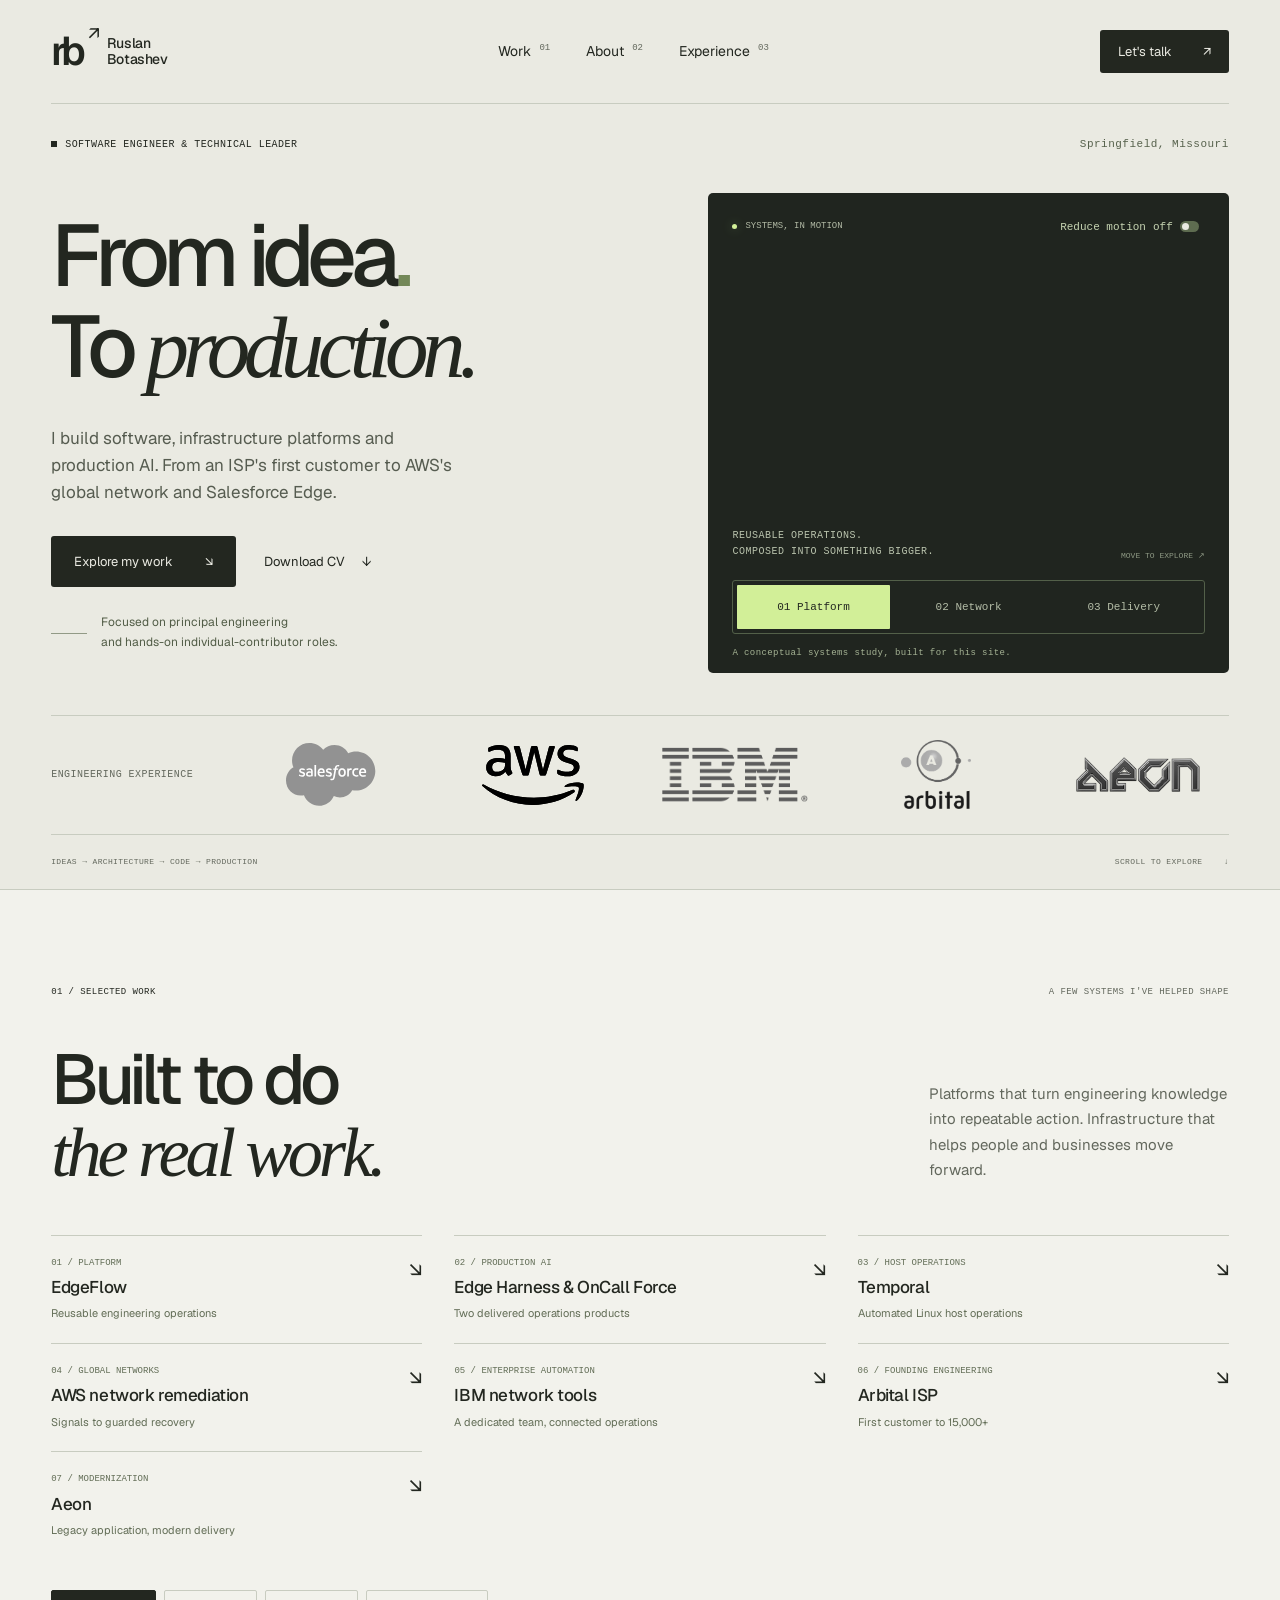
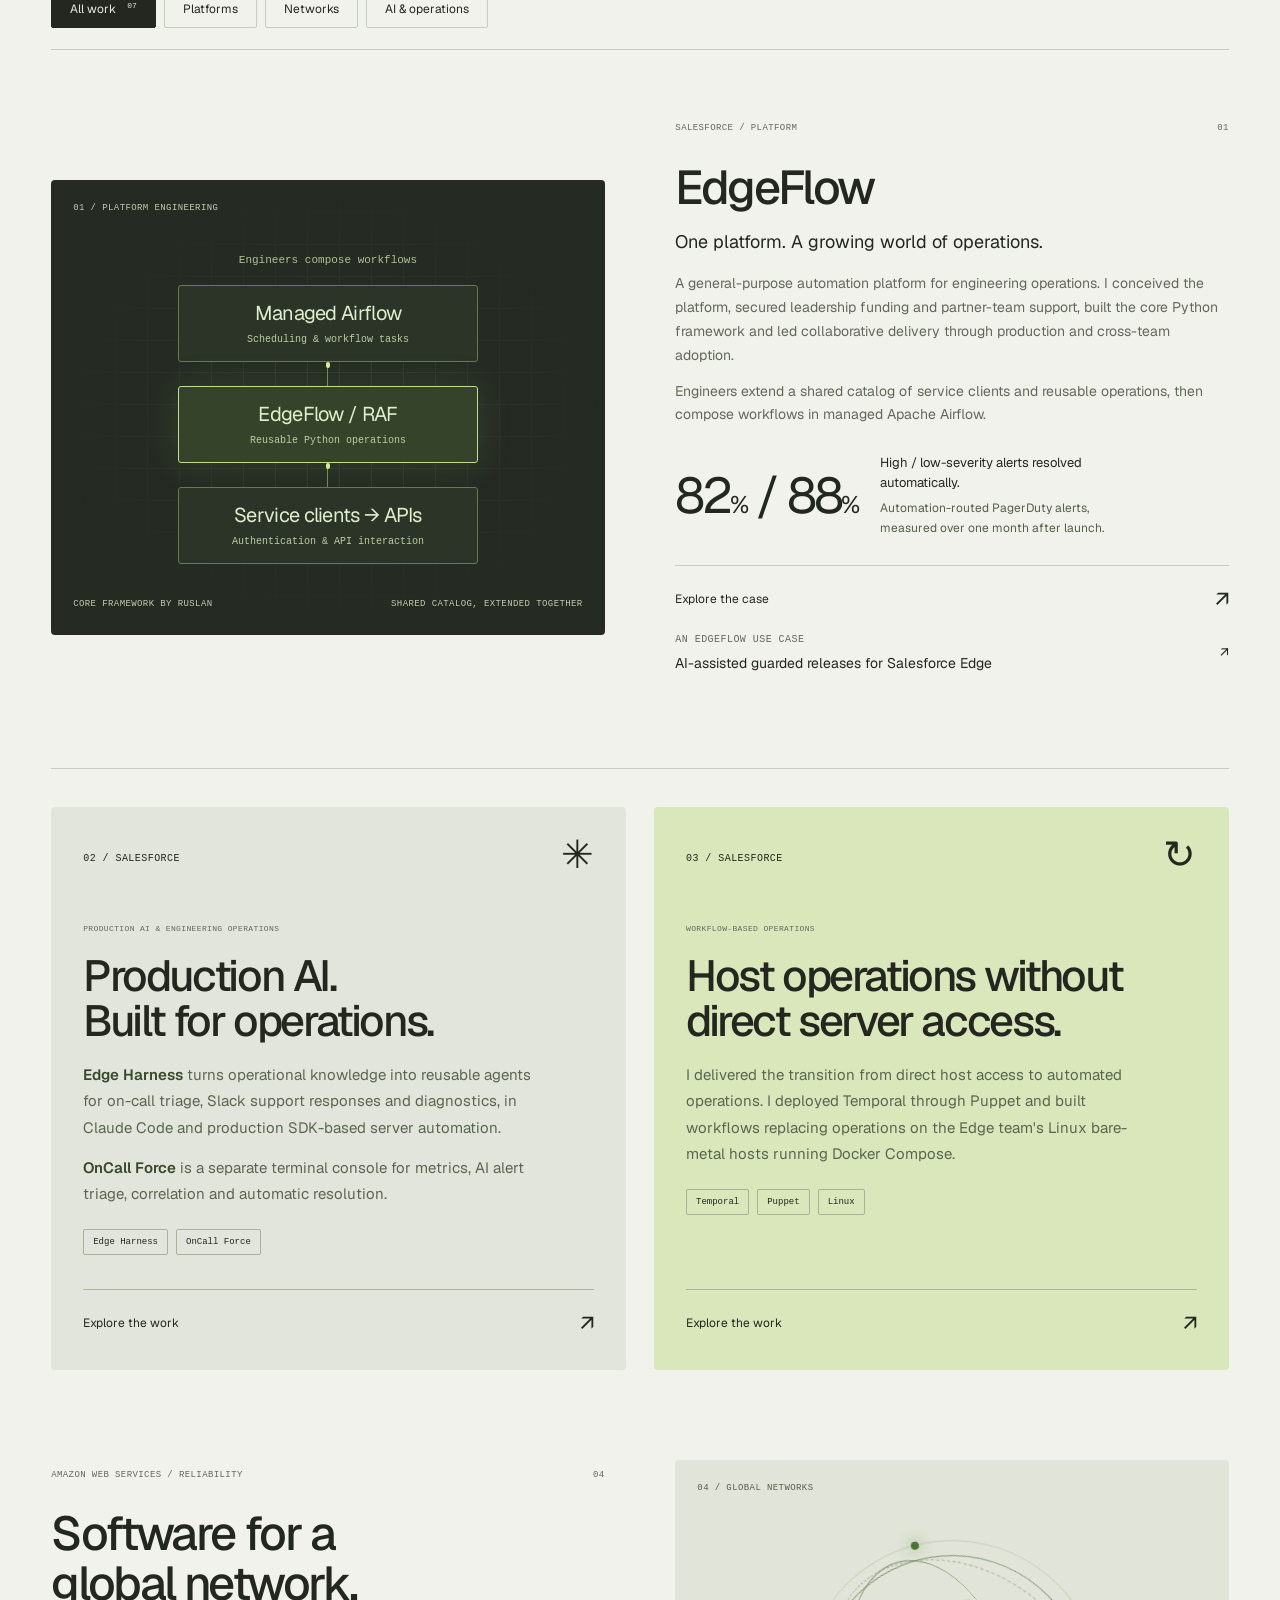
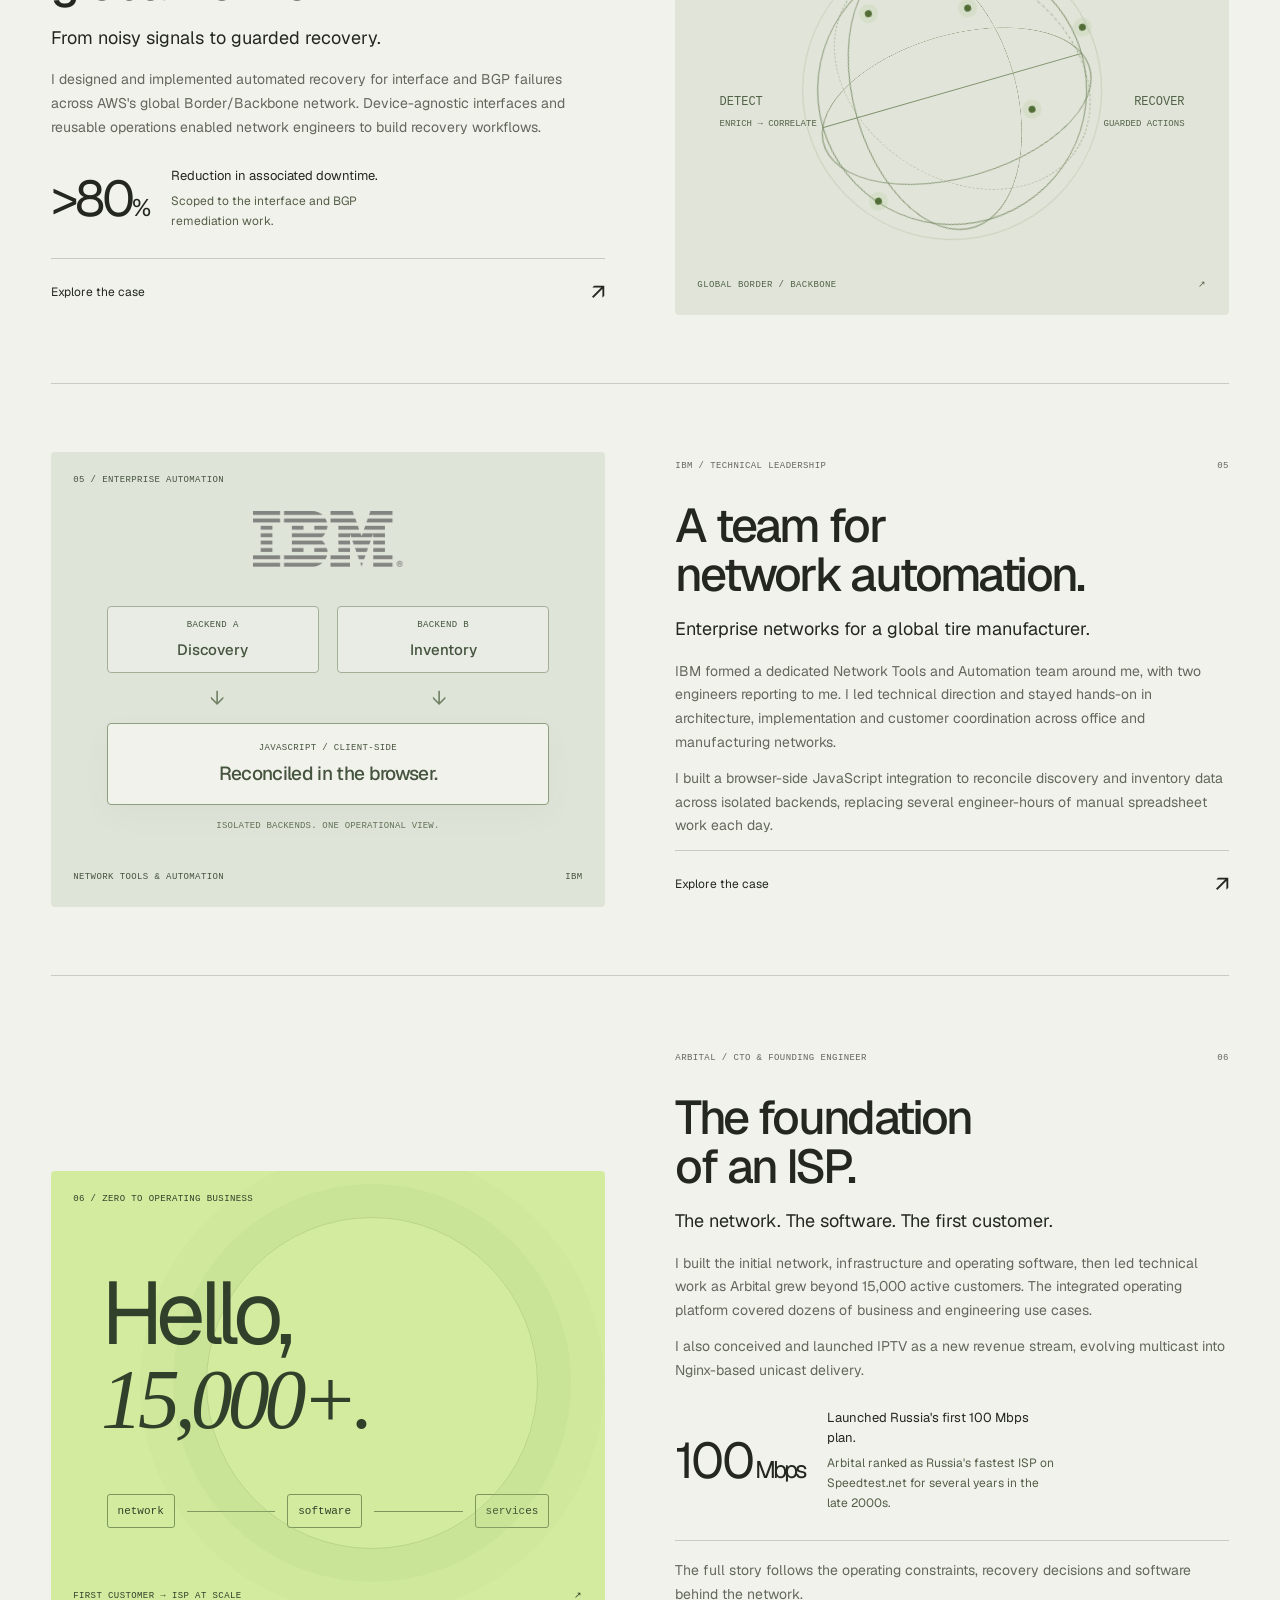
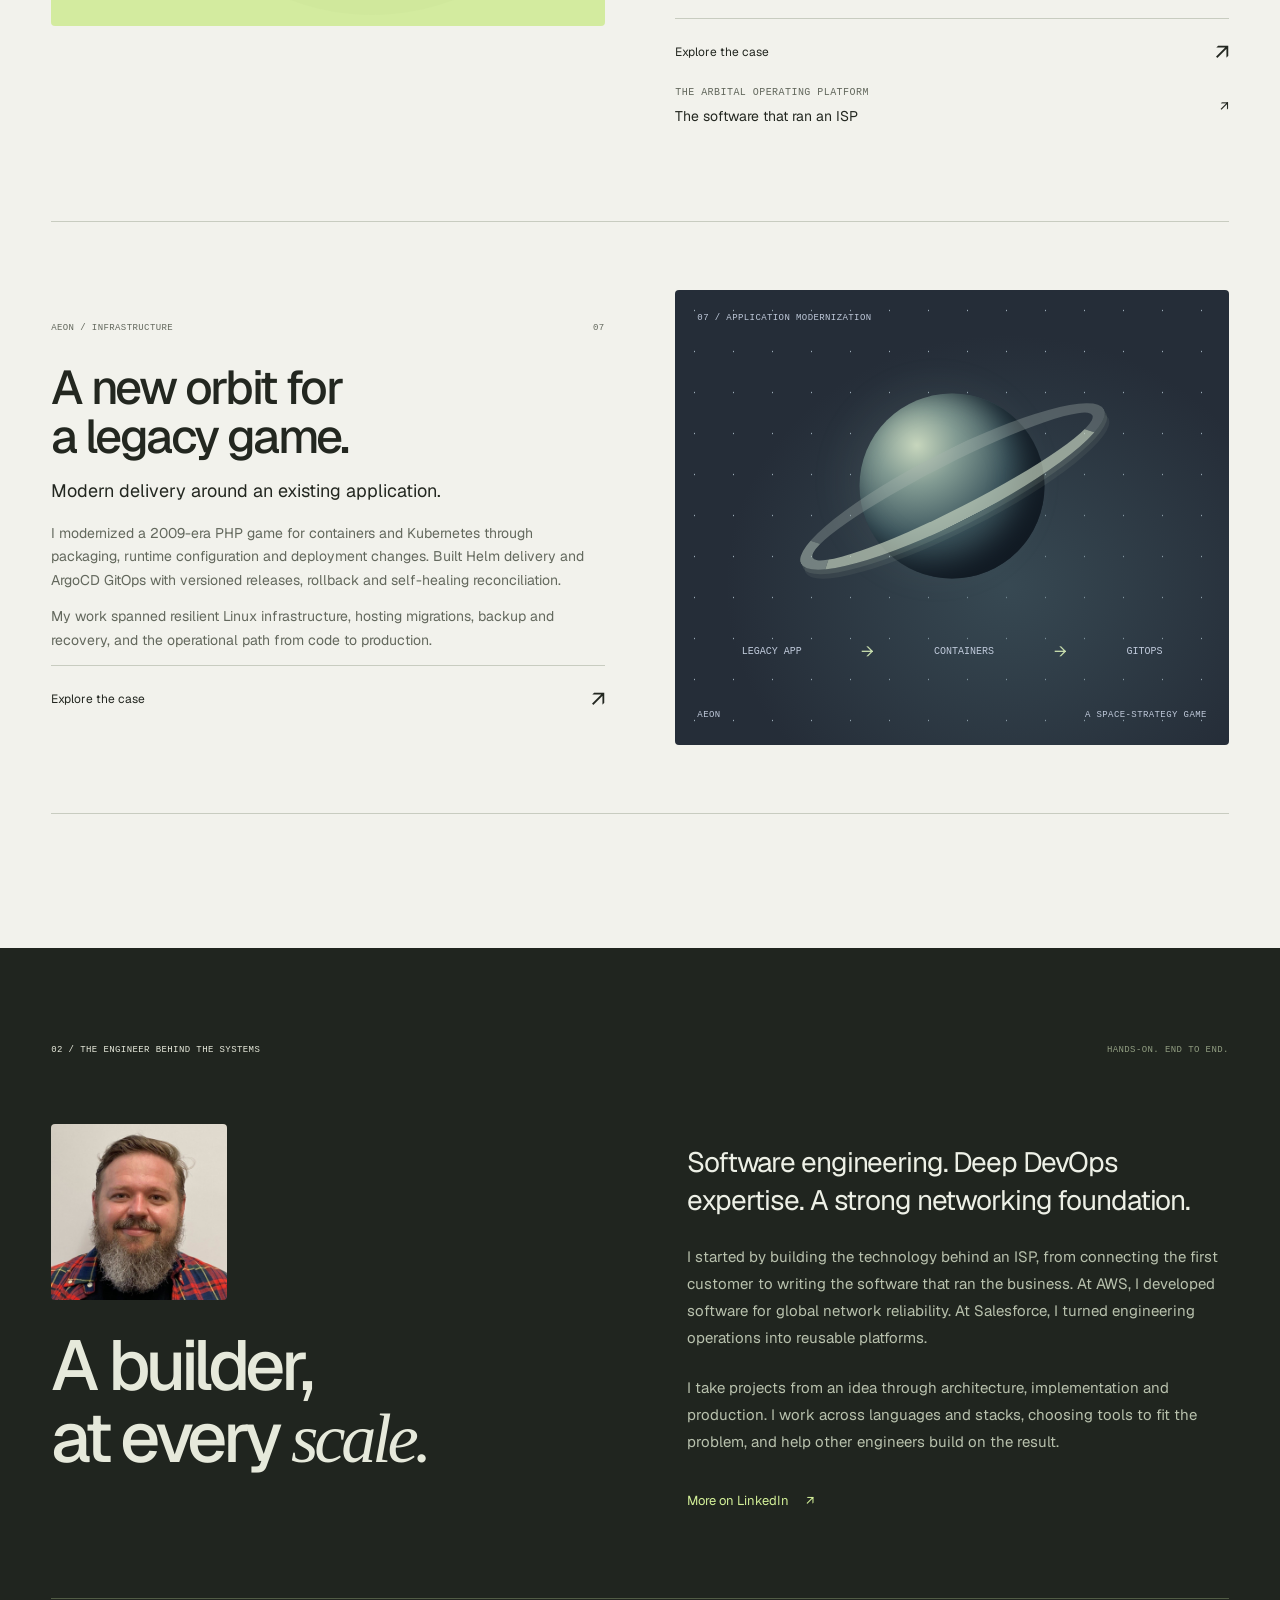
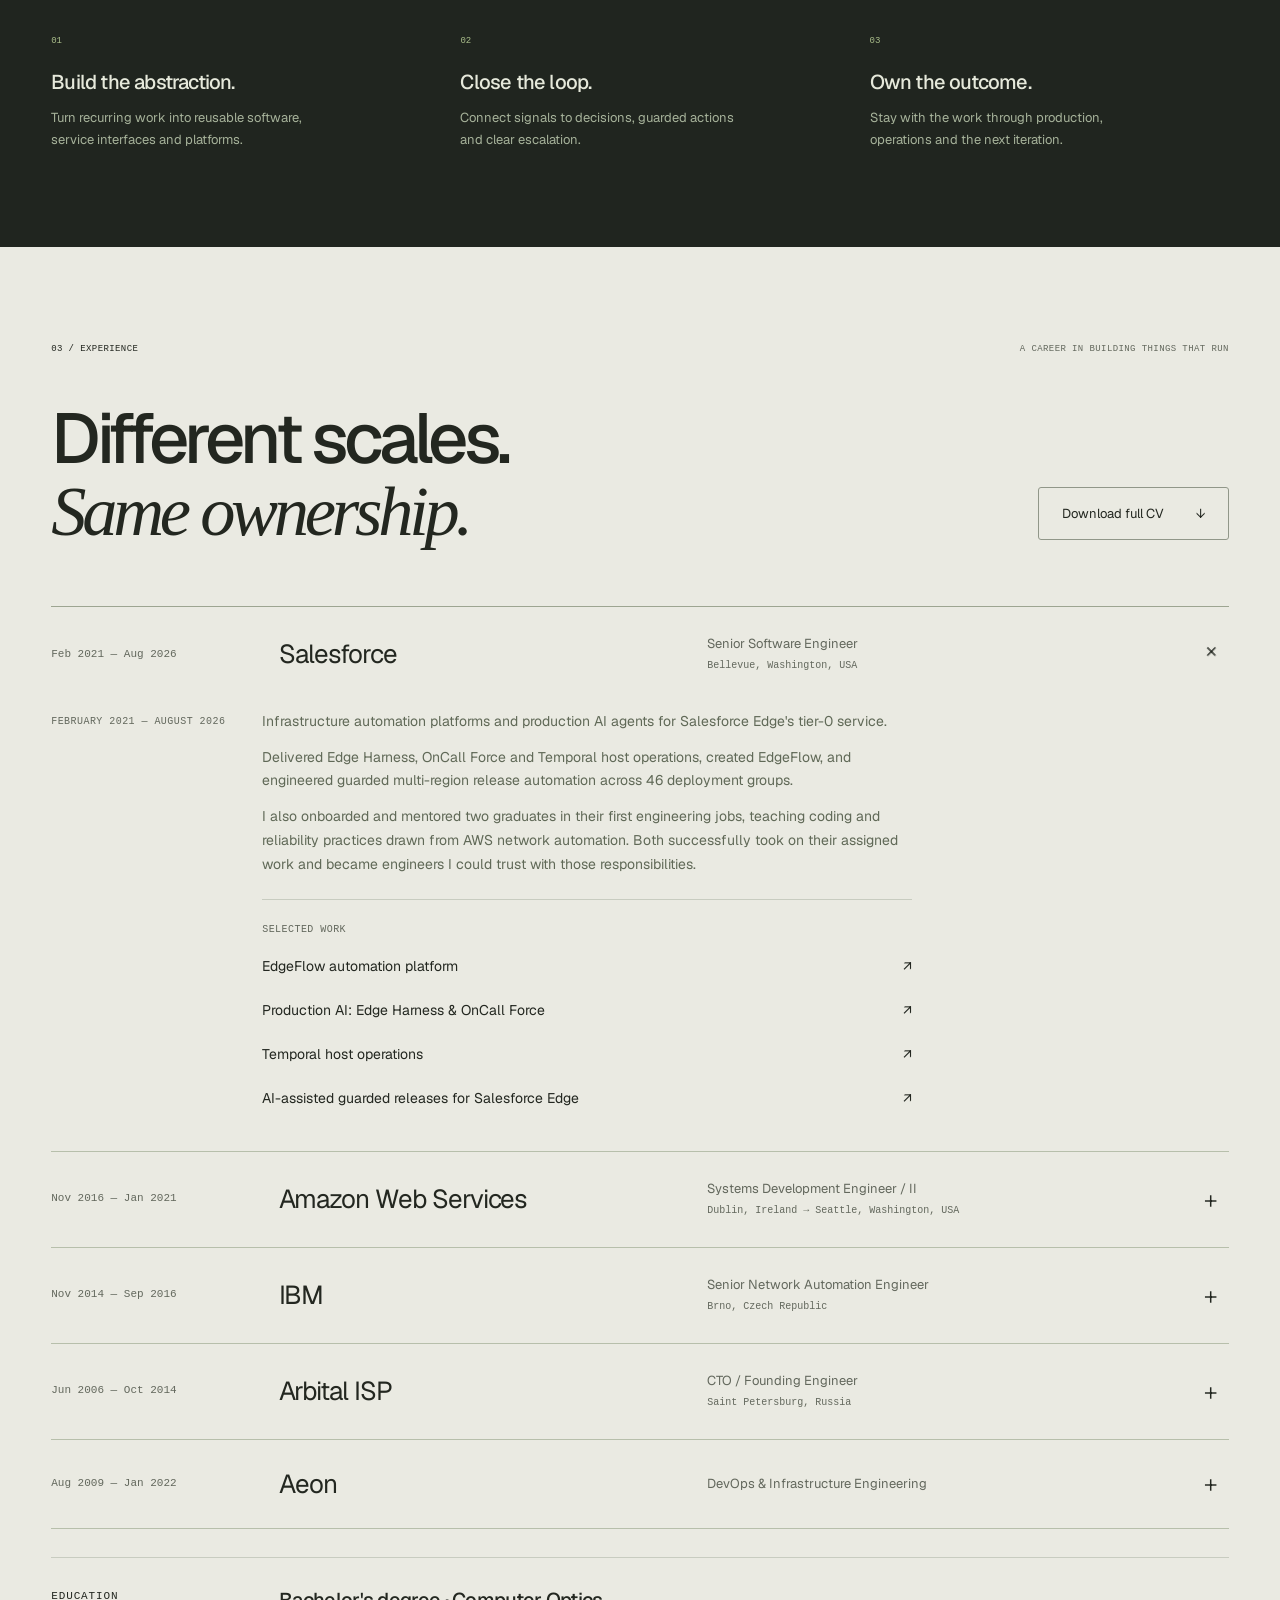
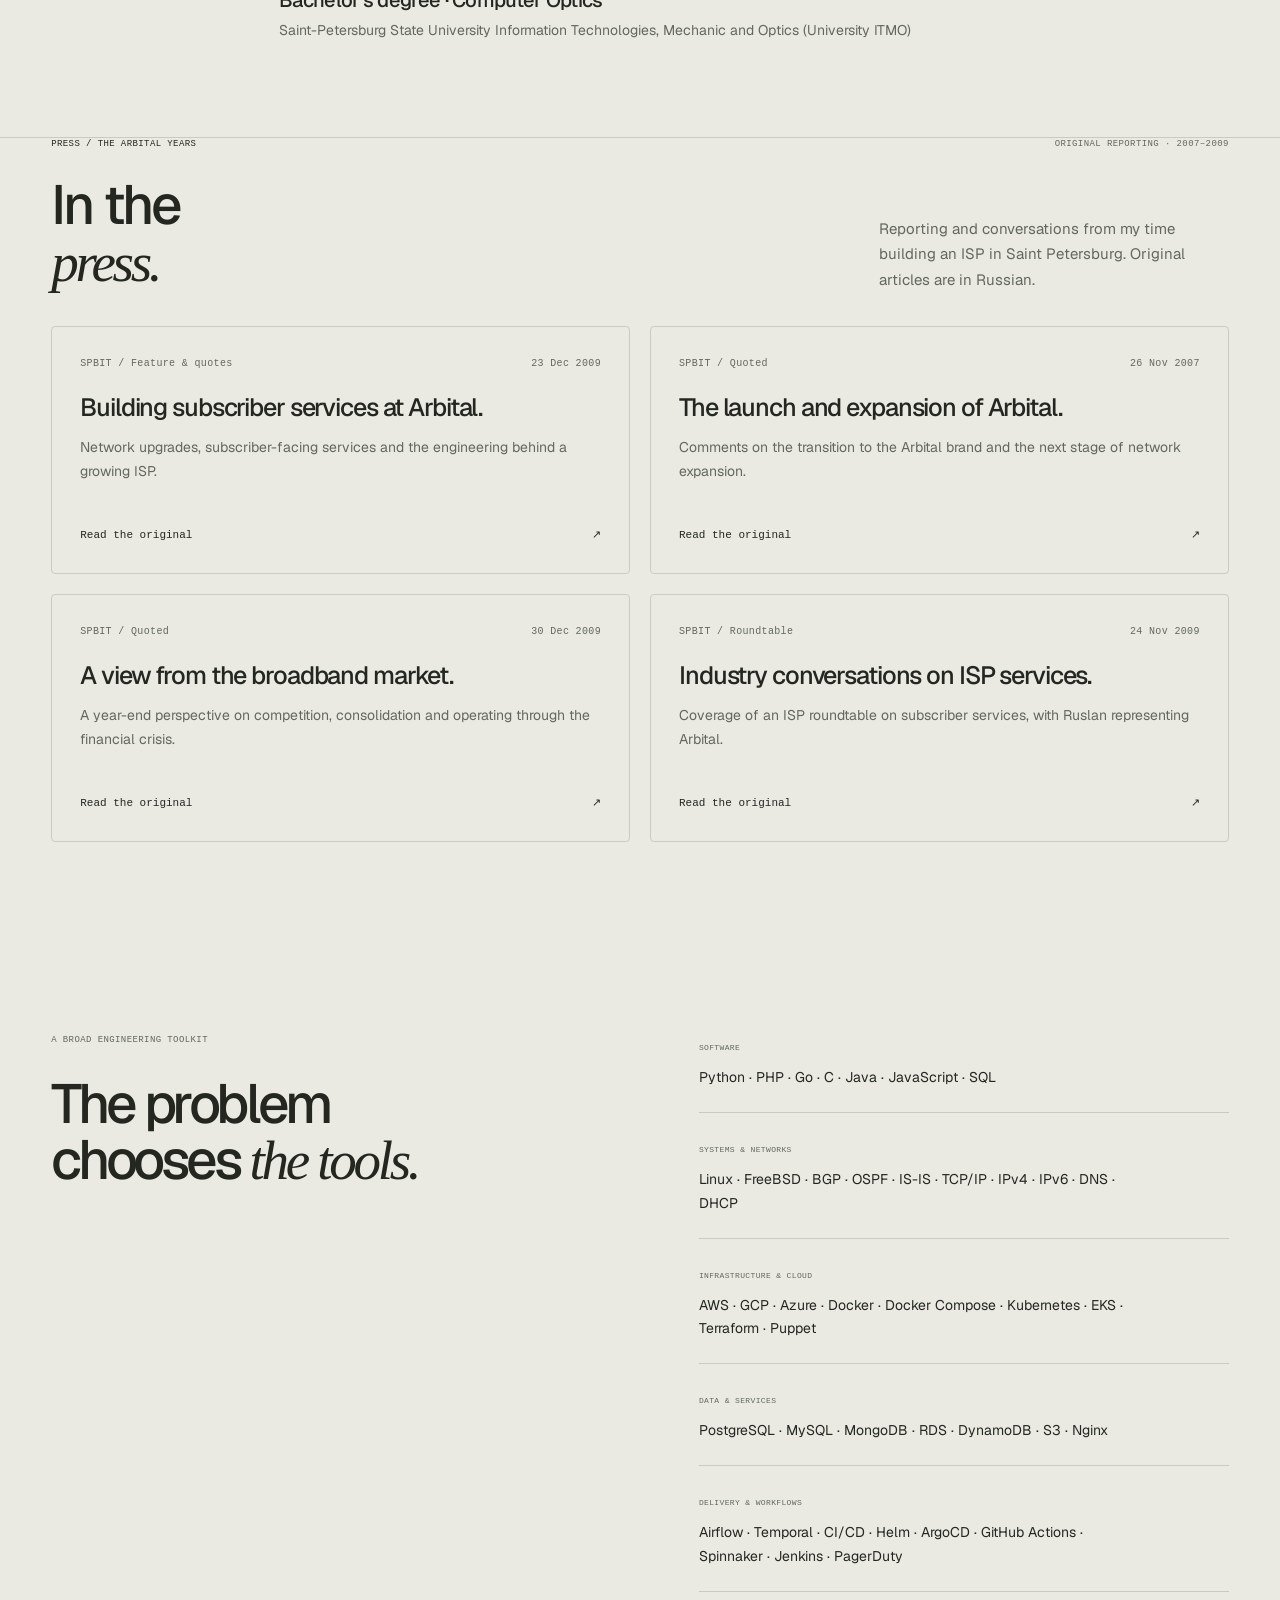
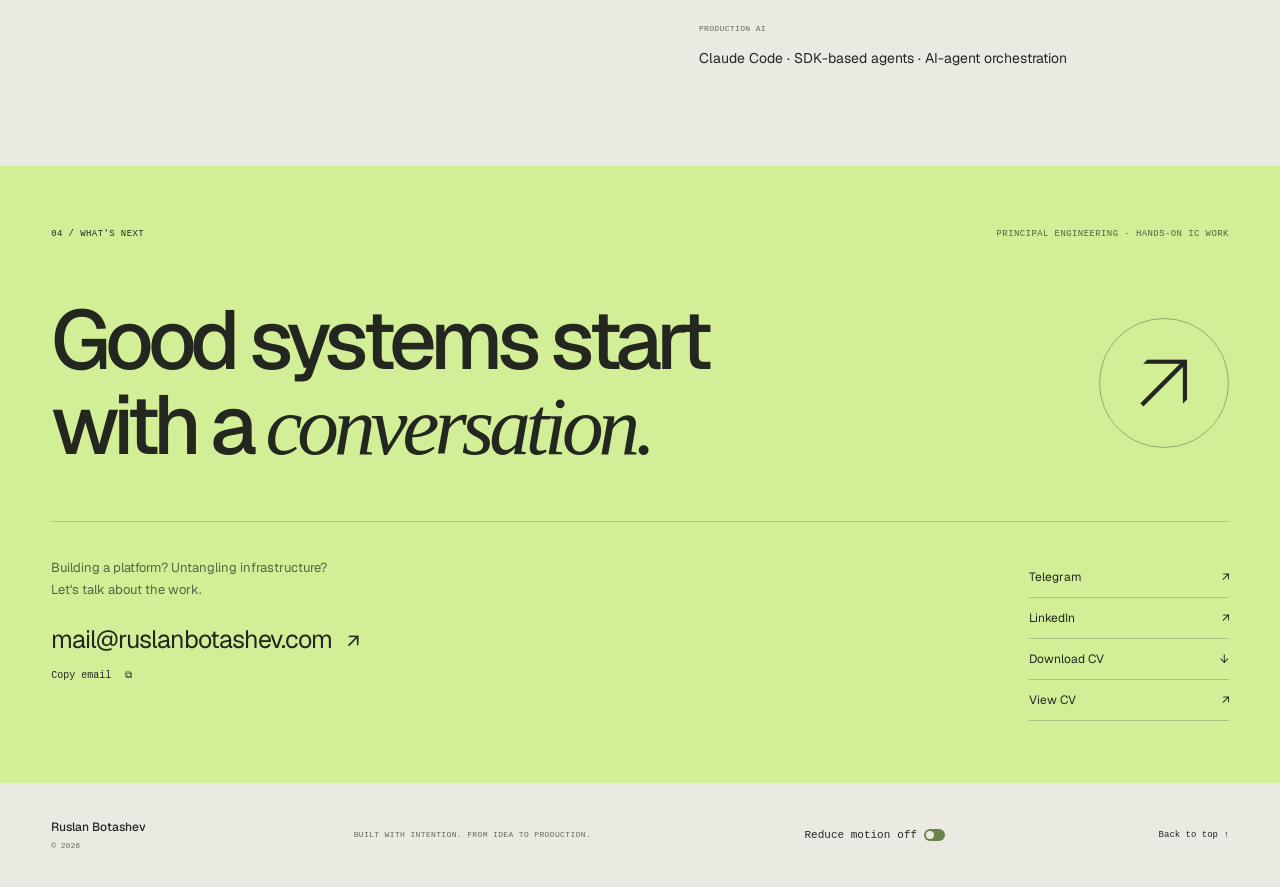
<file: site/index.html>
<!doctype html>
<html lang="en">
<head>
  <meta charset="UTF-8">
  <meta name="viewport" content="width=device-width, initial-scale=1">
  <meta name="theme-color" content="#eaeae2">
  <meta name="description" content="Ruslan Botashev is a software engineer and technical leader building infrastructure platforms, production AI and reliable networks. Selected work from Salesforce, AWS, Arbital and Aeon.">
  <link rel="canonical" href="https://botashev.com/">
  <meta property="og:type" content="website">
  <meta property="og:title" content="Ruslan Botashev | Software Engineer & Technical Leader">
  <meta property="og:description" content="Software engineering, production AI and infrastructure platforms. Selected work from Salesforce, AWS, Arbital and Aeon.">
  <meta property="og:url" content="https://botashev.com/">
  <meta property="og:image" content="https://botashev.com/assets/social-card.png">
  <meta name="twitter:card" content="summary_large_image">
  <title>Ruslan Botashev | Software Engineer & Technical Leader</title>
  <link rel="icon" href="assets/favicon.svg" type="image/svg+xml">
  <link rel="preload" href="assets/fonts/Geist-Variable.woff2" as="font" type="font/woff2" crossorigin>
  <link rel="stylesheet" href="styles.css?v=c60e8132026e">
  <script type="application/ld+json">{"@context":"https://schema.org","@graph":[{"@type":"ProfilePage","@id":"https://botashev.com/#profile","url":"https://botashev.com/","name":"Ruslan Botashev | Software Engineer & Technical Leader","mainEntity":{"@id":"https://botashev.com/#person"}},{"@type":"Person","@id":"https://botashev.com/#person","name":"Ruslan Botashev","url":"https://botashev.com/","email":"mailto:mail@ruslanbotashev.com","sameAs":["https://www.linkedin.com/in/botashev/"],"knowsAbout":["Software engineering","Infrastructure automation","Production AI agents","Networking","DevOps"],"image":"https://botashev.com/assets/ruslan-botashev.jpg","alumniOf":{"@type":"CollegeOrUniversity","name":"Saint-Petersburg State University Information Technologies, Mechanic and Optics (University ITMO)"}}]}</script>
  <script type="module" src="app.js?v=36cecb278fea"></script>
</head>
<body>
  <a class="skip-link" href="#main">Skip to content</a>
  <div class="read-progress" aria-hidden="true"></div>
  <header class="site-header">
    <a class="brand" href="#" aria-label="Ruslan Botashev, home"><span class="brand-mark" aria-hidden="true">rb<span>↗</span></span><span>Ruslan<br>Botashev</span></a>
    <nav aria-label="Main navigation"><a href="#work">Work <span>01</span></a><a href="#about">About <span>02</span></a><a href="#experience">Experience <span>03</span></a><a class="nav-contact" href="#contact">Contact <span>04</span></a></nav>
    <a class="header-contact" href="#contact">Let's talk <span aria-hidden="true">↗</span></a>
    <button class="menu-toggle" aria-expanded="false" aria-controls="mobile-nav" aria-label="Open navigation"><span></span><span></span></button>
  </header>
  <nav class="mobile-nav" id="mobile-nav" aria-label="Mobile navigation" hidden><a href="#work">Selected work</a><a href="#about">About</a><a href="#experience">Experience</a><a href="#contact">Contact</a><a href="assets/Ruslan-Botashev-CV.pdf?v=c760c6fb476e" download>Download CV ↓</a></nav>
  <main id="main">
    <section class="hero" aria-labelledby="hero-title">
      <div class="hero-topline"><span class="eyebrow"><span class="square"></span> SOFTWARE ENGINEER & TECHNICAL LEADER</span><span class="hero-location">Springfield, Missouri</span></div>
      <div class="hero-grid">
        <div class="hero-copy">
          <h1 id="hero-title"><span class="hero-line">From idea<span class="period">.</span></span><span class="hero-line">To <em>production.</em></span></h1>
          <p class="hero-description">I build software, infrastructure platforms and production AI. From an ISP's first customer to AWS's global network and Salesforce Edge.</p>
          <div class="hero-actions"><a class="button button-dark" href="#work">Explore my work <span aria-hidden="true">↘</span></a><a class="text-link" href="assets/Ruslan-Botashev-CV.pdf?v=c760c6fb476e" download>Download CV <span aria-hidden="true">↓</span></a></div>
          <div class="hero-note"><span class="note-line"></span><p>Focused on principal engineering<br>and hands-on individual-contributor roles.</p></div>
        </div>
        <div class="system-study" aria-label="Interactive conceptual systems visualization">
          <div class="study-header"><span><span class="status-dot"></span> SYSTEMS, IN MOTION</span><button class="motion-toggle hero-motion" aria-pressed="false">Reduce motion <span data-motion-state aria-hidden="true">off</span><i aria-hidden="true"></i></button></div>
          <canvas id="systems-canvas" aria-hidden="true"></canvas>
          <div class="study-caption" aria-live="polite"><span id="study-label">REUSABLE OPERATIONS.<br>COMPOSED INTO SOMETHING BIGGER.</span><span class="study-drag">MOVE TO EXPLORE ↗</span></div>
          <div class="study-controls" role="group" aria-label="Visualization mode"><button class="active" data-mode="0" aria-pressed="true">01 Platform</button><button data-mode="1" aria-pressed="false">02 Network</button><button data-mode="2" aria-pressed="false">03 Delivery</button></div>
          <p class="study-footnote">A conceptual systems study, built for this site.</p>
        </div>
      </div>
      <div class="career-strip"><span class="eyebrow">ENGINEERING EXPERIENCE</span><ul class="company-logos" aria-label="Selected employers and projects"><li class="logo-salesforce"><img src="assets/logos/salesforce.svg" alt="Salesforce" width="120" height="70" decoding="async"></li><li class="logo-aws"><img src="assets/logos/aws.svg" alt="Amazon Web Services" width="120" height="70" decoding="async"></li><li class="logo-ibm"><img src="assets/logos/ibm.png" alt="IBM" width="1034" height="780" decoding="async"></li><li class="logo-arbital"><img src="assets/logos/arbital.png" alt="Arbital" width="200" height="198" decoding="async"></li><li class="logo-aeon"><img src="assets/logos/aeon.png" alt="Aeon" width="439" height="123" decoding="async"></li></ul></div>
      <div class="hero-bottom"><span>IDEAS → ARCHITECTURE → CODE → PRODUCTION</span><a href="#work">SCROLL TO EXPLORE <span aria-hidden="true">↓</span></a></div>
    </section>

    <section class="work section-pad" id="work" aria-labelledby="work-title">
      <div class="section-kicker reveal"><span>01 / SELECTED WORK</span><span>A FEW SYSTEMS I'VE HELPED SHAPE</span></div>
      <div class="section-heading reveal"><h2 id="work-title">Built to do<br><em>the real work.</em></h2><p>Platforms that turn engineering knowledge into repeatable action. Infrastructure that helps people and businesses move forward.</p></div>
      <nav class="work-index reveal" aria-label="Project overview">
        <a href="#edgeflow" data-work-jump><span>01 / PLATFORM</span><strong>EdgeFlow</strong><small>Reusable engineering operations</small><i aria-hidden="true">↘</i></a>
        <a href="#ai-operations" data-work-jump><span>02 / PRODUCTION AI</span><strong>Edge Harness & OnCall Force</strong><small>Two delivered operations products</small><i aria-hidden="true">↘</i></a>
        <a href="#temporal" data-work-jump><span>03 / HOST OPERATIONS</span><strong>Temporal</strong><small>Automated Linux host operations</small><i aria-hidden="true">↘</i></a>
        <a href="#aws" data-work-jump><span>04 / GLOBAL NETWORKS</span><strong>AWS network remediation</strong><small>Signals to guarded recovery</small><i aria-hidden="true">↘</i></a>
        <a href="#ibm" data-work-jump><span>05 / ENTERPRISE AUTOMATION</span><strong>IBM network tools</strong><small>A dedicated team, connected operations</small><i aria-hidden="true">↘</i></a>
        <a href="#arbital" data-work-jump><span>06 / FOUNDING ENGINEERING</span><strong>Arbital ISP</strong><small>First customer to 15,000+</small><i aria-hidden="true">↘</i></a>
        <a href="#aeon" data-work-jump><span>07 / MODERNIZATION</span><strong>Aeon</strong><small>Legacy application, modern delivery</small><i aria-hidden="true">↘</i></a>
      </nav>
      <div class="filters reveal" role="group" aria-label="Filter selected work"><button data-filter="all" aria-pressed="true" class="active">All work <sup>07</sup></button><button data-filter="platform" aria-pressed="false">Platforms</button><button data-filter="network" aria-pressed="false">Networks</button><button data-filter="ai" aria-pressed="false">AI & operations</button></div>
      <p class="sr-only" id="filter-status" aria-live="polite">Showing all 7 projects</p>
      <div class="project-list">
        <article class="project project-featured reveal" data-category="platform" id="edgeflow">
          <div class="project-visual flow-visual" aria-hidden="true">
            <div class="visual-grid"></div><span class="visual-index">01 / PLATFORM ENGINEERING</span>
            <div class="flow-diagram"><p>Engineers compose workflows</p><div class="flow-layer airflow-layer"><strong>Managed Airflow</strong><span>Scheduling & workflow tasks</span></div><i class="flow-connector"></i><div class="flow-layer raf-layer"><strong>EdgeFlow / RAF</strong><span>Reusable Python operations</span></div><i class="flow-connector"></i><div class="flow-layer clients-layer"><strong>Service clients → APIs</strong><span>Authentication & API interaction</span></div></div>
            <div class="visual-bottom">CORE FRAMEWORK BY RUSLAN<span>SHARED CATALOG, EXTENDED TOGETHER</span></div>
          </div>
          <div class="project-content"><div class="project-meta"><span>SALESFORCE / PLATFORM</span><span>01</span></div><h3>EdgeFlow</h3><p class="project-deck">One platform. A growing world of operations.</p><p>A general-purpose automation platform for engineering operations. I conceived the platform, secured leadership funding and partner-team support, built the core Python framework and led collaborative delivery through production and cross-team adoption.</p><p>Engineers extend a shared catalog of service clients and reusable operations, then compose workflows in managed Apache Airflow.</p><div class="project-outcome"><span class="outcome-number">82<span>%</span> / 88<span>%</span></span><p>High / low-severity alerts resolved automatically.<small>Automation-routed PagerDuty alerts, measured over one month after launch.</small></p></div><a class="case-link" data-case="edgeflow" href="work/edgeflow/">Explore the case <span aria-hidden="true">↗</span></a><a class="related-case-link" data-case="releases" href="work/salesforce-guarded-releases/"><span><small>AN EDGEFLOW USE CASE</small>AI-assisted guarded releases for Salesforce Edge</span><span aria-hidden="true">↗</span></a></div>
        </article>
        <div class="project-pair">
          <article class="project-small reveal" data-category="ai" id="ai-operations"><div class="small-meta"><span>02 / SALESFORCE</span><span class="mini-glyph" aria-hidden="true">✳</span></div><span class="eyebrow">PRODUCTION AI & ENGINEERING OPERATIONS</span><h3>Production AI.<br>Built for operations.</h3><p><strong>Edge Harness</strong> turns operational knowledge into reusable agents for on-call triage, Slack support responses and diagnostics, in Claude Code and production SDK-based server automation.</p><p><strong>OnCall Force</strong> is a separate terminal console for metrics, AI alert triage, correlation and automatic resolution.</p><div class="small-tags"><span>Edge Harness</span><span>OnCall Force</span></div><a class="case-link" data-case="ai" href="work/production-ai/">Explore the work <span aria-hidden="true">↗</span></a></article>
          <article class="project-small project-small-lime reveal" data-category="platform" id="temporal"><div class="small-meta"><span>03 / SALESFORCE</span><span class="mini-glyph" aria-hidden="true">↻</span></div><span class="eyebrow">WORKFLOW-BASED OPERATIONS</span><h3>Host operations without<br>direct server access.</h3><p>I delivered the transition from direct host access to automated operations. I deployed Temporal through Puppet and built workflows replacing operations on the Edge team's Linux bare-metal hosts running Docker Compose.</p><div class="small-tags"><span>Temporal</span><span>Puppet</span><span>Linux</span></div><a class="case-link" data-case="temporal" href="work/temporal-host-operations/">Explore the work <span aria-hidden="true">↗</span></a></article>
        </div>
        <article class="project project-reverse reveal" data-category="network" id="aws">
          <div class="project-visual network-visual" aria-hidden="true"><span class="visual-index">04 / GLOBAL NETWORKS</span><div class="network-world"><div class="world-ring ring-a"></div><div class="world-ring ring-b"></div><div class="world-ring ring-c"></div><div class="world-ring ring-d"></div><div class="world-axis"></div><span class="map-node node-a"></span><span class="map-node node-b"></span><span class="map-node node-c"></span><span class="map-node node-d"></span><span class="map-node node-e"></span><div class="world-orbit"><i></i></div></div><div class="network-label label-left">DETECT<br><span>ENRICH → CORRELATE</span></div><div class="network-label label-right">RECOVER<br><span>GUARDED ACTIONS</span></div><div class="visual-bottom">GLOBAL BORDER / BACKBONE <span>↗</span></div></div>
          <div class="project-content"><div class="project-meta"><span>AMAZON WEB SERVICES / RELIABILITY</span><span>04</span></div><h3>Software for a<br>global network.</h3><p class="project-deck">From noisy signals to guarded recovery.</p><p>I designed and implemented automated recovery for interface and BGP failures across AWS's global Border/Backbone network. Device-agnostic interfaces and reusable operations enabled network engineers to build recovery workflows.</p><div class="project-outcome"><span class="outcome-number">&gt;80<span>%</span></span><p>Reduction in associated downtime.<small>Scoped to the interface and BGP remediation work.</small></p></div><a class="case-link" data-case="aws" href="work/aws-network-remediation/">Explore the case <span aria-hidden="true">↗</span></a></div>
        </article>
        <article class="project reveal" data-category="network" id="ibm">
          <div class="project-visual ibm-visual" aria-hidden="true"><span class="visual-index">05 / ENTERPRISE AUTOMATION</span><div class="ibm-case-mark"><img src="assets/logos/ibm.png" alt="" width="1034" height="780" loading="lazy" decoding="async"></div><div class="ibm-diagram"><div class="ibm-sources"><div><span>BACKEND A</span><strong>Discovery</strong></div><div><span>BACKEND B</span><strong>Inventory</strong></div></div><div class="ibm-path"><span>↓</span><span>↓</span></div><div class="ibm-reconcile"><span>JAVASCRIPT / CLIENT-SIDE</span><strong>Reconciled in the browser.</strong></div><p class="ibm-constraint">ISOLATED BACKENDS. ONE OPERATIONAL VIEW.</p></div><div class="visual-bottom">NETWORK TOOLS &amp; AUTOMATION <span>IBM</span></div></div>
          <div class="project-content"><div class="project-meta"><span>IBM / TECHNICAL LEADERSHIP</span><span>05</span></div><h3>A team for<br>network automation.</h3><p class="project-deck">Enterprise networks for a global tire manufacturer.</p><p>IBM formed a dedicated Network Tools and Automation team around me, with two engineers reporting to me. I led technical direction and stayed hands-on in architecture, implementation and customer coordination across office and manufacturing networks.</p><p>I built a browser-side JavaScript integration to reconcile discovery and inventory data across isolated backends, replacing several engineer-hours of manual spreadsheet work each day.</p><a class="case-link" data-case="ibm" href="work/ibm-network-automation/">Explore the case <span aria-hidden="true">↗</span></a></div>
        </article>
        <article class="project reveal" data-category="network" id="arbital">
          <div class="project-visual isp-visual" aria-hidden="true"><span class="visual-index">06 / ZERO TO OPERATING BUSINESS</span><div class="isp-type">Hello,<br><em>15,000+.</em></div><div class="isp-network"><span>network</span><i></i><span>software</span><i></i><span>services</span></div><div class="visual-bottom">FIRST CUSTOMER → ISP AT SCALE <span>↗</span></div></div>
          <div class="project-content"><div class="project-meta"><span>ARBITAL / CTO & FOUNDING ENGINEER</span><span>06</span></div><h3>The foundation<br>of an ISP.</h3><p class="project-deck">The network. The software. The first customer.</p><p>I built the initial network, infrastructure and operating software, then led technical work as Arbital grew beyond 15,000 active customers. The integrated operating platform covered dozens of business and engineering use cases.</p><p>I also conceived and launched IPTV as a new revenue stream, evolving multicast into Nginx-based unicast delivery.</p><div class="project-outcome compact-outcome"><span class="outcome-number">100<span> Mbps</span></span><p>Launched Russia's first 100 Mbps plan.<small>Arbital ranked as Russia's fastest ISP on Speedtest.net for several years in the late 2000s.</small></p></div><p class="story-teaser">The full story follows the operating constraints, recovery decisions and software behind the network.</p><a class="case-link" data-case="arbital" href="work/arbital/">Explore the case <span aria-hidden="true">↗</span></a><a class="related-case-link" data-case="arbital-software" href="work/arbital-software/"><span><small>THE ARBITAL OPERATING PLATFORM</small>The software that ran an ISP</span><span aria-hidden="true">↗</span></a></div>
        </article>
        <article class="project project-reverse reveal" data-category="platform" id="aeon">
          <div class="project-visual aeon-visual" aria-hidden="true"><span class="visual-index">07 / APPLICATION MODERNIZATION</span><div class="planet"><span class="planet-ring"></span></div><div class="aeon-path"><span>LEGACY APP</span><i>→</i><span>CONTAINERS</span><i>→</i><span>GITOPS</span></div><div class="visual-bottom">AEON <span>A SPACE-STRATEGY GAME</span></div></div>
          <div class="project-content"><div class="project-meta"><span>AEON / INFRASTRUCTURE</span><span>07</span></div><h3>A new orbit for<br>a legacy game.</h3><p class="project-deck">Modern delivery around an existing application.</p><p>I modernized a 2009-era PHP game for containers and Kubernetes through packaging, runtime configuration and deployment changes. Built Helm delivery and ArgoCD GitOps with versioned releases, rollback and self-healing reconciliation.</p><p>My work spanned resilient Linux infrastructure, hosting migrations, backup and recovery, and the operational path from code to production.</p><a class="case-link" data-case="aeon" href="work/aeon/">Explore the case <span aria-hidden="true">↗</span></a></div>
        </article>

      </div>
    </section>

    <section class="about section-pad" id="about" aria-labelledby="about-title"><div class="section-kicker reveal"><span>02 / THE ENGINEER BEHIND THE SYSTEMS</span><span>HANDS-ON. END TO END.</span></div><div class="about-grid"><div class="about-title reveal"><figure class="about-portrait"><img src="assets/ruslan-botashev.jpg" alt="Ruslan Botashev" width="800" height="800" loading="lazy" decoding="async"></figure><h2 id="about-title">A builder,<br>at every <em>scale.</em></h2></div><div class="about-copy reveal"><p class="lead">Software engineering. Deep DevOps expertise. A strong networking foundation.</p><p>I started by building the technology behind an ISP, from connecting the first customer to writing the software that ran the business. At AWS, I developed software for global network reliability. At Salesforce, I turned engineering operations into reusable platforms.</p><p>I take projects from an idea through architecture, implementation and production. I work across languages and stacks, choosing tools to fit the problem, and help other engineers build on the result.</p><a class="text-link" href="https://www.linkedin.com/in/botashev/" target="_blank" rel="noopener noreferrer">More on LinkedIn <span aria-hidden="true">↗</span></a></div></div><div class="capabilities reveal"><div><span>01</span><h3>Build the abstraction.</h3><p>Turn recurring work into reusable software, service interfaces and platforms.</p></div><div><span>02</span><h3>Close the loop.</h3><p>Connect signals to decisions, guarded actions and clear escalation.</p></div><div><span>03</span><h3>Own the outcome.</h3><p>Stay with the work through production, operations and the next iteration.</p></div></div></section>

    <section class="experience section-pad" id="experience" aria-labelledby="experience-title"><div class="section-kicker reveal"><span>03 / EXPERIENCE</span><span>A CAREER IN BUILDING THINGS THAT RUN</span></div><div class="experience-heading reveal"><h2 id="experience-title">Different scales.<br><em>Same ownership.</em></h2><a class="button button-outline" href="assets/Ruslan-Botashev-CV.pdf?v=c760c6fb476e" download>Download full CV <span aria-hidden="true">↓</span></a></div><div class="timeline reveal">
      <details open><summary><span class="timeline-date">Feb 2021 — Aug 2026</span><span class="timeline-company">Salesforce</span><span class="timeline-position"><span class="timeline-role">Senior Software Engineer</span><span class="timeline-location">Bellevue, Washington, USA</span></span><span class="timeline-toggle" aria-hidden="true">+</span></summary><div class="timeline-body"><span>FEBRUARY 2021 — AUGUST 2026</span><div><p>Infrastructure automation platforms and production AI agents for Salesforce Edge's tier-0 service.</p><p>Delivered Edge Harness, OnCall Force and Temporal host operations, created EdgeFlow, and engineered guarded multi-region release automation across 46 deployment groups.</p><p>I also onboarded and mentored two graduates in their first engineering jobs, teaching coding and reliability practices drawn from AWS network automation. Both successfully took on their assigned work and became engineers I could trust with those responsibilities.</p><nav class="timeline-work" aria-label="Selected work from Salesforce"><span class="timeline-work-label">Selected work</span><ul><li><a data-case="edgeflow" href="work/edgeflow/">EdgeFlow automation platform <span aria-hidden="true">↗</span></a></li><li><a data-case="ai" href="work/production-ai/">Production AI: Edge Harness &amp; OnCall Force <span aria-hidden="true">↗</span></a></li><li><a data-case="temporal" href="work/temporal-host-operations/">Temporal host operations <span aria-hidden="true">↗</span></a></li><li><a data-case="releases" href="work/salesforce-guarded-releases/">AI-assisted guarded releases for Salesforce Edge <span aria-hidden="true">↗</span></a></li></ul></nav></div></div></details>
      <details><summary><span class="timeline-date">Nov 2016 — Jan 2021</span><span class="timeline-company">Amazon Web Services</span><span class="timeline-position"><span class="timeline-role">Systems Development Engineer / II</span><span class="timeline-location">Dublin, Ireland → Seattle, Washington, USA</span></span><span class="timeline-toggle" aria-hidden="true">+</span></summary><div class="timeline-body"><span>NOVEMBER 2016 — JANUARY 2021</span><div><p>Software for detection, investigation and recovery across AWS's global network, in Dublin and Seattle.</p><p>Built remediation, correlation and reusable device abstractions. Co-designed and implemented components of a modular platform migration, and helped the team execute the production cutover.</p><nav class="timeline-work" aria-label="Selected work from Amazon Web Services"><span class="timeline-work-label">Selected work</span><ul><li><a data-case="aws" href="work/aws-network-remediation/">Global network remediation <span aria-hidden="true">↗</span></a></li></ul></nav></div></div></details>
      <details><summary><span class="timeline-date">Nov 2014 — Sep 2016</span><span class="timeline-company">IBM</span><span class="timeline-position"><span class="timeline-role">Senior Network Automation Engineer</span><span class="timeline-location">Brno, Czech Republic</span></span><span class="timeline-toggle" aria-hidden="true">+</span></summary><div class="timeline-body"><span>NOVEMBER 2014 — SEPTEMBER 2016</span><div><p>Led a dedicated Network Tools and Automation team for a global tire manufacturer, with two engineers reporting to me.</p><p>IBM formed the team around me. I remained hands-on in architecture, implementation and customer coordination, replaced manual reconciliation with browser-side integration, and received an IBM service-excellence award.</p><nav class="timeline-work" aria-label="Selected work from IBM"><span class="timeline-work-label">Selected work</span><ul><li><a data-case="ibm" href="work/ibm-network-automation/">Network tools &amp; automation <span aria-hidden="true">↗</span></a></li></ul></nav></div></div></details>
      <details><summary><span class="timeline-date">Jun 2006 — Oct 2014</span><span class="timeline-company">Arbital ISP</span><span class="timeline-position"><span class="timeline-role">CTO / Founding Engineer</span><span class="timeline-location">Saint Petersburg, Russia</span></span><span class="timeline-toggle" aria-hidden="true">+</span></summary><div class="timeline-body"><span>JUNE 2006 — OCTOBER 2014</span><div><p>Built and led the ISP's technology across network architecture, business software and production operations.</p><p>Established the initial network and operating platform, launched IPTV and led technical work as the ISP grew beyond 15,000 active customers.</p><nav class="timeline-work" aria-label="Selected work from Arbital ISP"><span class="timeline-work-label">Selected work</span><ul><li><a data-case="arbital" href="work/arbital/">Building the ISP <span aria-hidden="true">↗</span></a></li></ul></nav></div></div></details>
      <details><summary><span class="timeline-date">Aug 2009 — Jan 2022</span><span class="timeline-company">Aeon</span><span class="timeline-position"><span class="timeline-role">DevOps & Infrastructure Engineering</span></span><span class="timeline-toggle" aria-hidden="true">+</span></summary><div class="timeline-body"><span>AUGUST 2009 — JANUARY 2022<br>CONSULTING THEREAFTER</span><div><p>Infrastructure and operations for a space-strategy game, alongside other positions.</p><p>Resilient hosting, application containerization, Kubernetes delivery, Helm and ArgoCD GitOps. January 2022 is an approximate transition to consulting.</p><nav class="timeline-work" aria-label="Selected work from Aeon"><span class="timeline-work-label">Selected work</span><ul><li><a data-case="aeon" href="work/aeon/">Legacy application modernization <span aria-hidden="true">↗</span></a></li></ul></nav></div></div></details>
    </div><div class="education-row reveal"><h3>Education</h3><div><p class="education-degree">Bachelor's degree · Computer Optics</p><p class="education-institution">Saint-Petersburg State University Information Technologies, Mechanic and Optics (University ITMO)</p></div></div></section>

    <section class="press-section section-pad" id="press" aria-labelledby="press-title">
      <div class="section-kicker reveal"><span>PRESS / THE ARBITAL YEARS</span><span>ORIGINAL REPORTING · 2007–2009</span></div>
      <div class="press-heading reveal"><h2 id="press-title">In the<br><em>press.</em></h2><p>Reporting and conversations from my time building an ISP in Saint Petersburg. Original articles are in Russian.</p></div>
      <div class="press-grid reveal"><article class="press-card"><div class="press-meta"><span>SPBIT / Feature & quotes</span><time datetime="2009-12-23">23 Dec 2009</time></div><h3>Building subscriber services at Arbital.</h3><p>Network upgrades, subscriber-facing services and the engineering behind a growing ISP.</p><a class="press-link" href="https://spbit.ru/news/n66606" hreflang="ru" target="_blank" rel="noopener noreferrer">Read the original <span aria-hidden="true">↗</span><span class="sr-only"> — Building subscriber services at Arbital. In Russian</span></a></article><article class="press-card"><div class="press-meta"><span>SPBIT / Quoted</span><time datetime="2007-11-26">26 Nov 2007</time></div><h3>The launch and expansion of Arbital.</h3><p>Comments on the transition to the Arbital brand and the next stage of network expansion.</p><a class="press-link" href="https://spbit.ru/news/n43258" hreflang="ru" target="_blank" rel="noopener noreferrer">Read the original <span aria-hidden="true">↗</span><span class="sr-only"> — The launch and expansion of Arbital. In Russian</span></a></article><article class="press-card"><div class="press-meta"><span>SPBIT / Quoted</span><time datetime="2009-12-30">30 Dec 2009</time></div><h3>A view from the broadband market.</h3><p>A year-end perspective on competition, consolidation and operating through the financial crisis.</p><a class="press-link" href="https://spbit.ru/news/n66790" hreflang="ru" target="_blank" rel="noopener noreferrer">Read the original <span aria-hidden="true">↗</span><span class="sr-only"> — A view from the broadband market. In Russian</span></a></article><article class="press-card"><div class="press-meta"><span>SPBIT / Roundtable</span><time datetime="2009-11-24">24 Nov 2009</time></div><h3>Industry conversations on ISP services.</h3><p>Coverage of an ISP roundtable on subscriber services, with Ruslan representing Arbital.</p><a class="press-link" href="https://spbit.ru/news/doktor-veb-i-peterburgskie-provaydery-vstretilis-licom-k-licu-chtoby-obsudit-servis-193727" hreflang="ru" target="_blank" rel="noopener noreferrer">Read the original <span aria-hidden="true">↗</span><span class="sr-only"> — Industry conversations on ISP services. In Russian</span></a></article></div>
    </section>

    <section class="toolbox section-pad" aria-labelledby="toolbox-title"><div class="toolbox-heading reveal"><span class="eyebrow">A BROAD ENGINEERING TOOLKIT</span><h2 id="toolbox-title">The problem<br>chooses <em>the tools.</em></h2></div><div class="toolbox-list reveal"><div><span>SOFTWARE</span><p>Python · PHP · Go · C · Java · JavaScript · SQL</p></div><div><span>SYSTEMS & NETWORKS</span><p>Linux · FreeBSD · BGP · OSPF · IS-IS · TCP/IP · IPv4 · IPv6 · DNS · DHCP</p></div><div><span>INFRASTRUCTURE & CLOUD</span><p>AWS · GCP · Azure · Docker · Docker Compose · Kubernetes · EKS · Terraform · Puppet</p></div><div><span>DATA & SERVICES</span><p>PostgreSQL · MySQL · MongoDB · RDS · DynamoDB · S3 · Nginx</p></div><div><span>DELIVERY & WORKFLOWS</span><p>Airflow · Temporal · CI/CD · Helm · ArgoCD · GitHub Actions · Spinnaker · Jenkins · PagerDuty</p></div><div><span>PRODUCTION AI</span><p>Claude Code · SDK-based agents · AI-agent orchestration</p></div></div></section>

    <section class="contact section-pad" id="contact" aria-labelledby="contact-title"><div class="section-kicker reveal"><span>04 / WHAT'S NEXT</span><span>PRINCIPAL ENGINEERING · HANDS-ON IC WORK</span></div><div class="contact-main reveal"><h2 id="contact-title">Good systems start<br>with a <em>conversation.</em></h2><a class="contact-arrow" href="mailto:mail@ruslanbotashev.com" aria-label="Email Ruslan Botashev"><span aria-hidden="true">↗</span></a></div><div class="contact-bottom reveal"><div><p>Building a platform? Untangling infrastructure?<br>Let's talk about the work.</p><a class="email-link" href="mailto:mail@ruslanbotashev.com">mail@ruslanbotashev.com <span aria-hidden="true">↗</span></a><button class="copy-email" aria-label="Copy email address">Copy email <span aria-hidden="true">⧉</span></button><span class="copy-status" role="status"></span></div><div class="contact-links"><a href="https://t.me/ruslanbotashev" target="_blank" rel="noopener noreferrer">Telegram <span aria-hidden="true">↗</span></a><a href="https://www.linkedin.com/in/botashev/" target="_blank" rel="noopener noreferrer">LinkedIn <span aria-hidden="true">↗</span></a><a href="assets/Ruslan-Botashev-CV.pdf?v=c760c6fb476e" download>Download CV <span aria-hidden="true">↓</span></a><a href="assets/Ruslan-Botashev-CV.pdf?v=c760c6fb476e" target="_blank" rel="noopener noreferrer">View CV <span aria-hidden="true">↗</span></a></div></div></section>
  </main>
  <footer class="site-footer"><a href="#" class="footer-name">Ruslan Botashev<span>© 2026</span></a><span>BUILT WITH INTENTION. FROM IDEA TO PRODUCTION.</span><button class="motion-toggle" aria-pressed="false">Reduce motion <span data-motion-state aria-hidden="true">off</span><i aria-hidden="true"></i></button><a class="back-top" href="#">Back to top ↑</a></footer>
  <dialog id="case-dialog" aria-labelledby="case-title"><div class="dialog-top"><span>SELECTED WORK / CASE NOTES</span><button class="dialog-close" aria-label="Close case study">Close <span aria-hidden="true">×</span></button></div><div id="case-content"></div><div class="dialog-bottom"><a class="dialog-full-case" href="work/edgeflow/">Open full case ↗</a><a href="mailto:mail@ruslanbotashev.com">Discuss this work ↗</a><a href="https://t.me/ruslanbotashev" target="_blank" rel="noopener noreferrer">Message on Telegram ↗</a></div></dialog>
  <noscript><p class="noscript-note">Work, full case studies, experience and CV downloads are available without JavaScript. Enable it for the interactive systems study.</p></noscript>
</body>
</html>
</file>
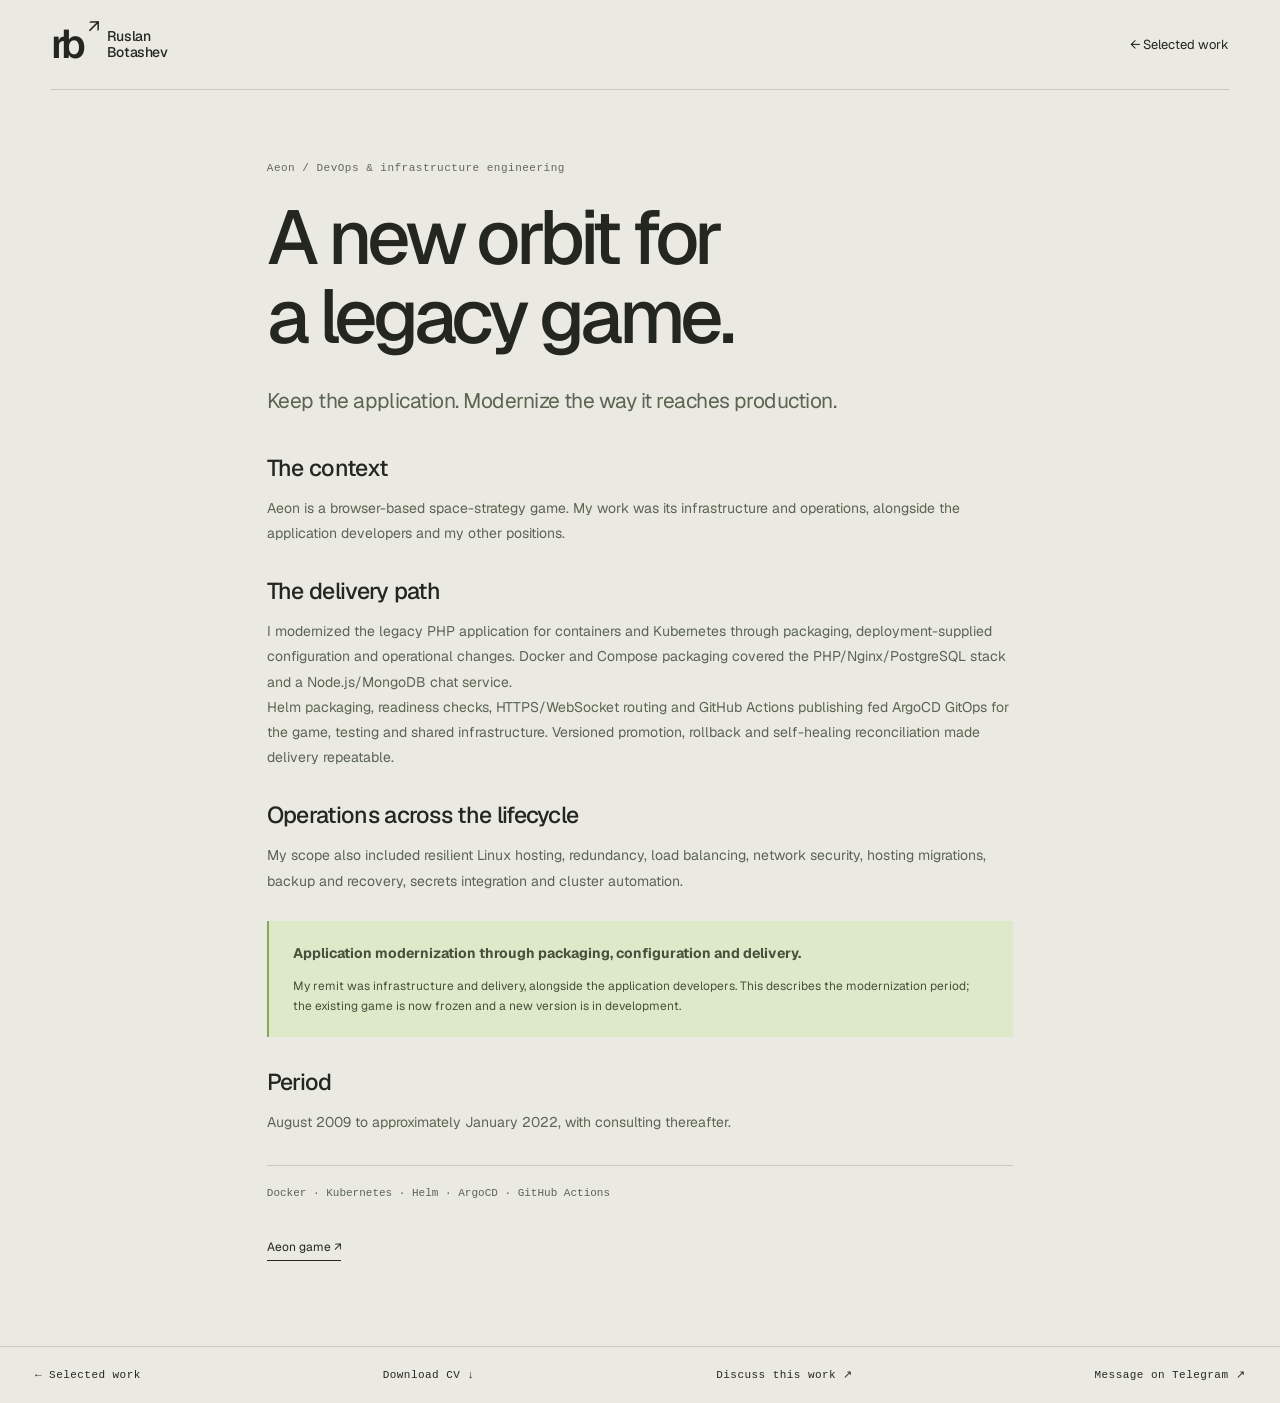
<file: site/work/aeon/index.html>
<!doctype html>
<html lang="en">
<head>
  <meta charset="UTF-8">
  <meta name="viewport" content="width=device-width, initial-scale=1">
  <meta name="theme-color" content="#eaeae2">
  <title>Aeon: Legacy Application Modernization — Ruslan Botashev</title>
  <meta name="description" content="Keep the application. Modernize the way it reaches production.">
  <link rel="canonical" href="https://botashev.com/work/aeon/">
  <meta property="og:type" content="article">
  <meta property="og:title" content="Aeon: Legacy Application Modernization — Ruslan Botashev">
  <meta property="og:description" content="Keep the application. Modernize the way it reaches production.">
  <meta property="og:url" content="https://botashev.com/work/aeon/">
  <meta property="og:image" content="https://botashev.com/assets/social-card.png">
  <meta name="twitter:card" content="summary_large_image">
  <link rel="icon" href="../../assets/favicon.svg" type="image/svg+xml">
  <link rel="stylesheet" href="../../styles.css?v=c60e8132026e">
  <script type="application/ld+json">{"@context":"https://schema.org","@type":"Article","@id":"https://botashev.com/work/aeon/#case","headline":"Aeon: Legacy Application Modernization","description":"Keep the application. Modernize the way it reaches production.","mainEntityOfPage":"https://botashev.com/work/aeon/","author":{"@id":"https://botashev.com/#person"}}</script>
</head>
<body class="case-page">
  <a class="skip-link" href="#main">Skip to content</a>
  <header class="site-header">
    <a class="brand" href="../../" aria-label="Ruslan Botashev, home"><span class="brand-mark" aria-hidden="true">rb<span>↗</span></span><span>Ruslan<br>Botashev</span></a>
    <a class="text-link" href="../../#work">← Selected work</a>
  </header>
  <main id="main">
    <article id="case-content" aria-labelledby="case-title">
      <p class="eyebrow">Aeon / DevOps &amp; infrastructure engineering</p>
      <h1 id="case-title">A new orbit for<br>a legacy game.</h1>
      <p class="case-lead">Keep the application. Modernize the way it reaches production.</p>
      <h2>The context</h2><p>Aeon is a browser-based space-strategy game. My work was its infrastructure and operations, alongside the application developers and my other positions.</p><h2>The delivery path</h2><p>I modernized the legacy PHP application for containers and Kubernetes through packaging, deployment-supplied configuration and operational changes. Docker and Compose packaging covered the PHP/Nginx/PostgreSQL stack and a Node.js/MongoDB chat service.</p><p>Helm packaging, readiness checks, HTTPS/WebSocket routing and GitHub Actions publishing fed ArgoCD GitOps for the game, testing and shared infrastructure. Versioned promotion, rollback and self-healing reconciliation made delivery repeatable.</p><h2>Operations across the lifecycle</h2><p>My scope also included resilient Linux hosting, redundancy, load balancing, network security, hosting migrations, backup and recovery, secrets integration and cluster automation.</p><div class="case-result"><p><strong>Application modernization through packaging, configuration and delivery.</strong></p><small>My remit was infrastructure and delivery, alongside the application developers. This describes the modernization period; the existing game is now frozen and a new version is in development.</small></div><h2>Period</h2><p>August 2009 to approximately January 2022, with consulting thereafter.</p>
      <p class="case-tags">Docker · Kubernetes · Helm · ArgoCD · GitHub Actions</p>
      <div class="case-links"><a href="https://aeon-game.com/" target="_blank" rel="noopener noreferrer">Aeon game ↗</a></div>
    </article>
    <div class="dialog-bottom">
      <a href="../../#work">← Selected work</a>
      <a href="../../assets/Ruslan-Botashev-CV.pdf?v=c760c6fb476e" download>Download CV ↓</a>
      <a href="mailto:mail@ruslanbotashev.com">Discuss this work ↗</a>
      <a href="https://t.me/ruslanbotashev" target="_blank" rel="noopener noreferrer">Message on Telegram ↗</a>
    </div>
  </main>
</body>
</html>
</file>
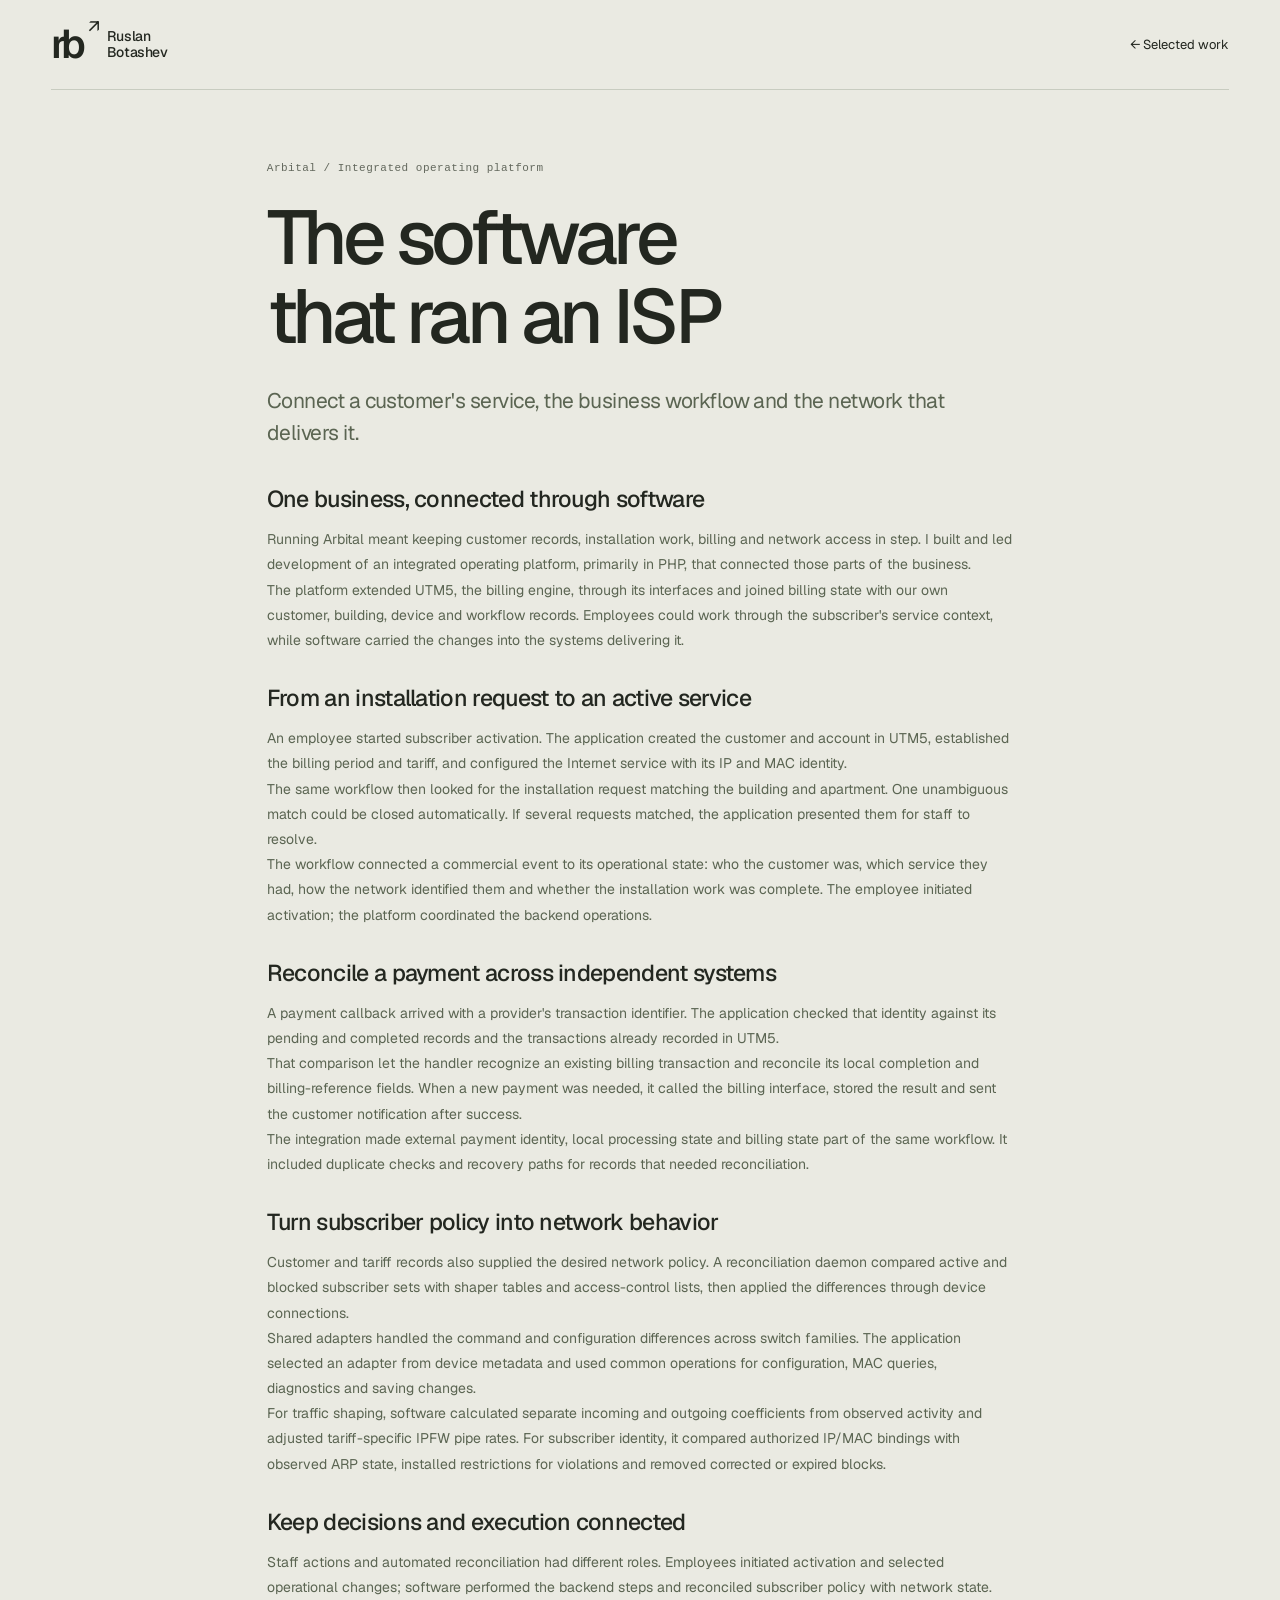
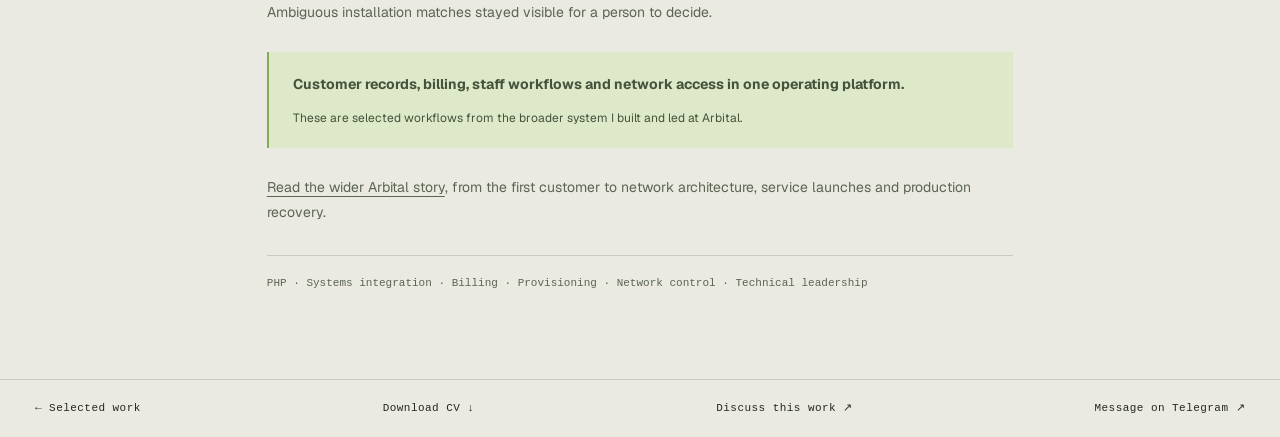
<file: site/work/arbital-software/index.html>
<!doctype html>
<html lang="en">
<head>
  <meta charset="UTF-8">
  <meta name="viewport" content="width=device-width, initial-scale=1">
  <meta name="theme-color" content="#eaeae2">
  <title>The software that ran an ISP — Ruslan Botashev</title>
  <meta name="description" content="Connect a customer&#39;s service, the business workflow and the network that delivers it.">
  <link rel="canonical" href="https://botashev.com/work/arbital-software/">
  <meta property="og:type" content="article">
  <meta property="og:title" content="The software that ran an ISP — Ruslan Botashev">
  <meta property="og:description" content="Connect a customer&#39;s service, the business workflow and the network that delivers it.">
  <meta property="og:url" content="https://botashev.com/work/arbital-software/">
  <meta property="og:image" content="https://botashev.com/assets/social-card.png">
  <meta name="twitter:card" content="summary_large_image">
  <link rel="icon" href="../../assets/favicon.svg" type="image/svg+xml">
  <link rel="stylesheet" href="../../styles.css?v=c60e8132026e">
  <script type="application/ld+json">{"@context":"https://schema.org","@type":"Article","@id":"https://botashev.com/work/arbital-software/#case","headline":"The software that ran an ISP","description":"Connect a customer's service, the business workflow and the network that delivers it.","mainEntityOfPage":"https://botashev.com/work/arbital-software/","author":{"@id":"https://botashev.com/#person"}}</script>
</head>
<body class="case-page">
  <a class="skip-link" href="#main">Skip to content</a>
  <header class="site-header">
    <a class="brand" href="../../" aria-label="Ruslan Botashev, home"><span class="brand-mark" aria-hidden="true">rb<span>↗</span></span><span>Ruslan<br>Botashev</span></a>
    <a class="text-link" href="../../#work">← Selected work</a>
  </header>
  <main id="main">
    <article id="case-content" aria-labelledby="case-title">
      <p class="eyebrow">Arbital / Integrated operating platform</p>
      <h1 id="case-title">The software<br>that ran an ISP</h1>
      <p class="case-lead">Connect a customer&#39;s service, the business workflow and the network that delivers it.</p>
      <h2>One business, connected through software</h2><p>Running Arbital meant keeping customer records, installation work, billing and network access in step. I built and led development of an integrated operating platform, primarily in PHP, that connected those parts of the business.</p><p>The platform extended UTM5, the billing engine, through its interfaces and joined billing state with our own customer, building, device and workflow records. Employees could work through the subscriber's service context, while software carried the changes into the systems delivering it.</p><h2>From an installation request to an active service</h2><p>An employee started subscriber activation. The application created the customer and account in UTM5, established the billing period and tariff, and configured the Internet service with its IP and MAC identity.</p><p>The same workflow then looked for the installation request matching the building and apartment. One unambiguous match could be closed automatically. If several requests matched, the application presented them for staff to resolve.</p><p>The workflow connected a commercial event to its operational state: who the customer was, which service they had, how the network identified them and whether the installation work was complete. The employee initiated activation; the platform coordinated the backend operations.</p><h2>Reconcile a payment across independent systems</h2><p>A payment callback arrived with a provider's transaction identifier. The application checked that identity against its pending and completed records and the transactions already recorded in UTM5.</p><p>That comparison let the handler recognize an existing billing transaction and reconcile its local completion and billing-reference fields. When a new payment was needed, it called the billing interface, stored the result and sent the customer notification after success.</p><p>The integration made external payment identity, local processing state and billing state part of the same workflow. It included duplicate checks and recovery paths for records that needed reconciliation.</p><h2>Turn subscriber policy into network behavior</h2><p>Customer and tariff records also supplied the desired network policy. A reconciliation daemon compared active and blocked subscriber sets with shaper tables and access-control lists, then applied the differences through device connections.</p><p>Shared adapters handled the command and configuration differences across switch families. The application selected an adapter from device metadata and used common operations for configuration, MAC queries, diagnostics and saving changes.</p><p>For traffic shaping, software calculated separate incoming and outgoing coefficients from observed activity and adjusted tariff-specific IPFW pipe rates. For subscriber identity, it compared authorized IP/MAC bindings with observed ARP state, installed restrictions for violations and removed corrected or expired blocks.</p><h2>Keep decisions and execution connected</h2><p>Staff actions and automated reconciliation had different roles. Employees initiated activation and selected operational changes; software performed the backend steps and reconciled subscriber policy with network state. Ambiguous installation matches stayed visible for a person to decide.</p><div class="case-result"><p><strong>Customer records, billing, staff workflows and network access in one operating platform.</strong></p><small>These are selected workflows from the broader system I built and led at Arbital.</small></div><p><a data-case="arbital" href="../arbital/">Read the wider Arbital story</a>, from the first customer to network architecture, service launches and production recovery.</p>
      <p class="case-tags">PHP · Systems integration · Billing · Provisioning · Network control · Technical leadership</p>

    </article>
    <div class="dialog-bottom">
      <a href="../../#work">← Selected work</a>
      <a href="../../assets/Ruslan-Botashev-CV.pdf?v=c760c6fb476e" download>Download CV ↓</a>
      <a href="mailto:mail@ruslanbotashev.com">Discuss this work ↗</a>
      <a href="https://t.me/ruslanbotashev" target="_blank" rel="noopener noreferrer">Message on Telegram ↗</a>
    </div>
  </main>
</body>
</html>
</file>
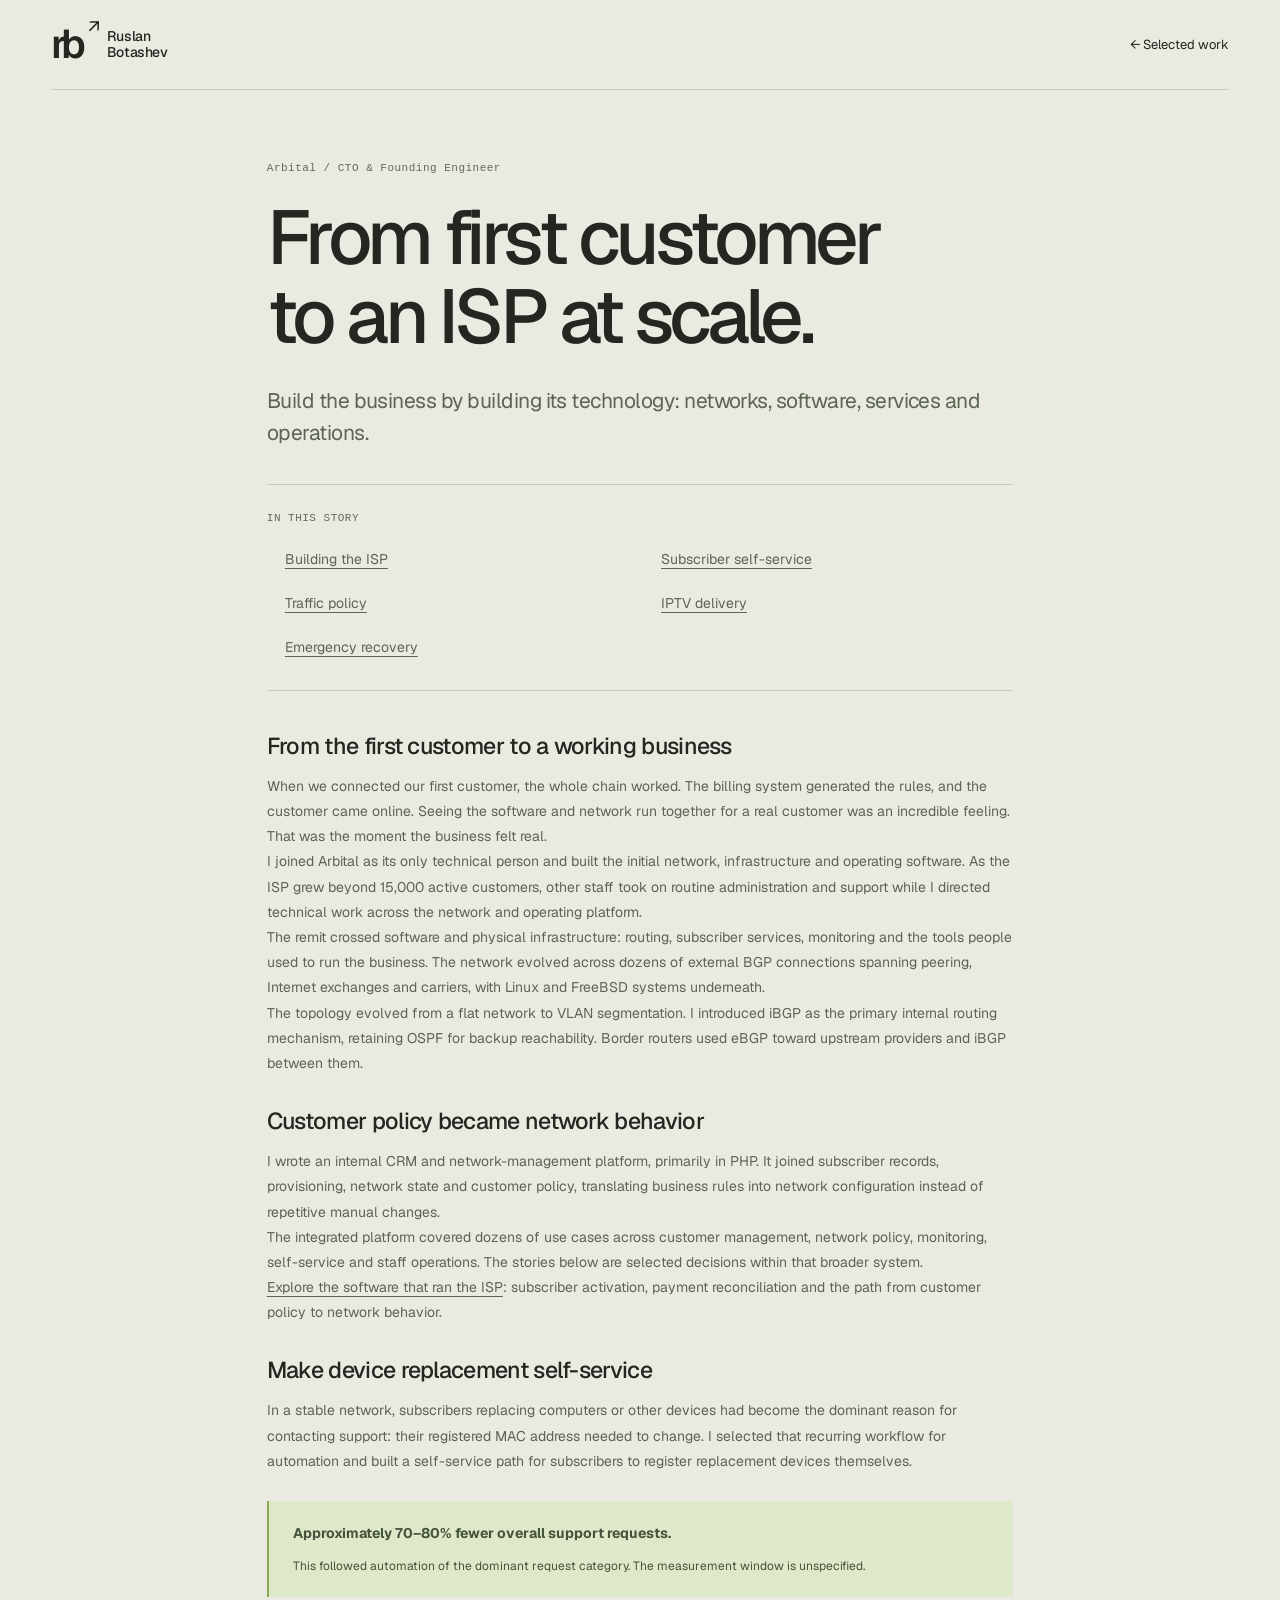
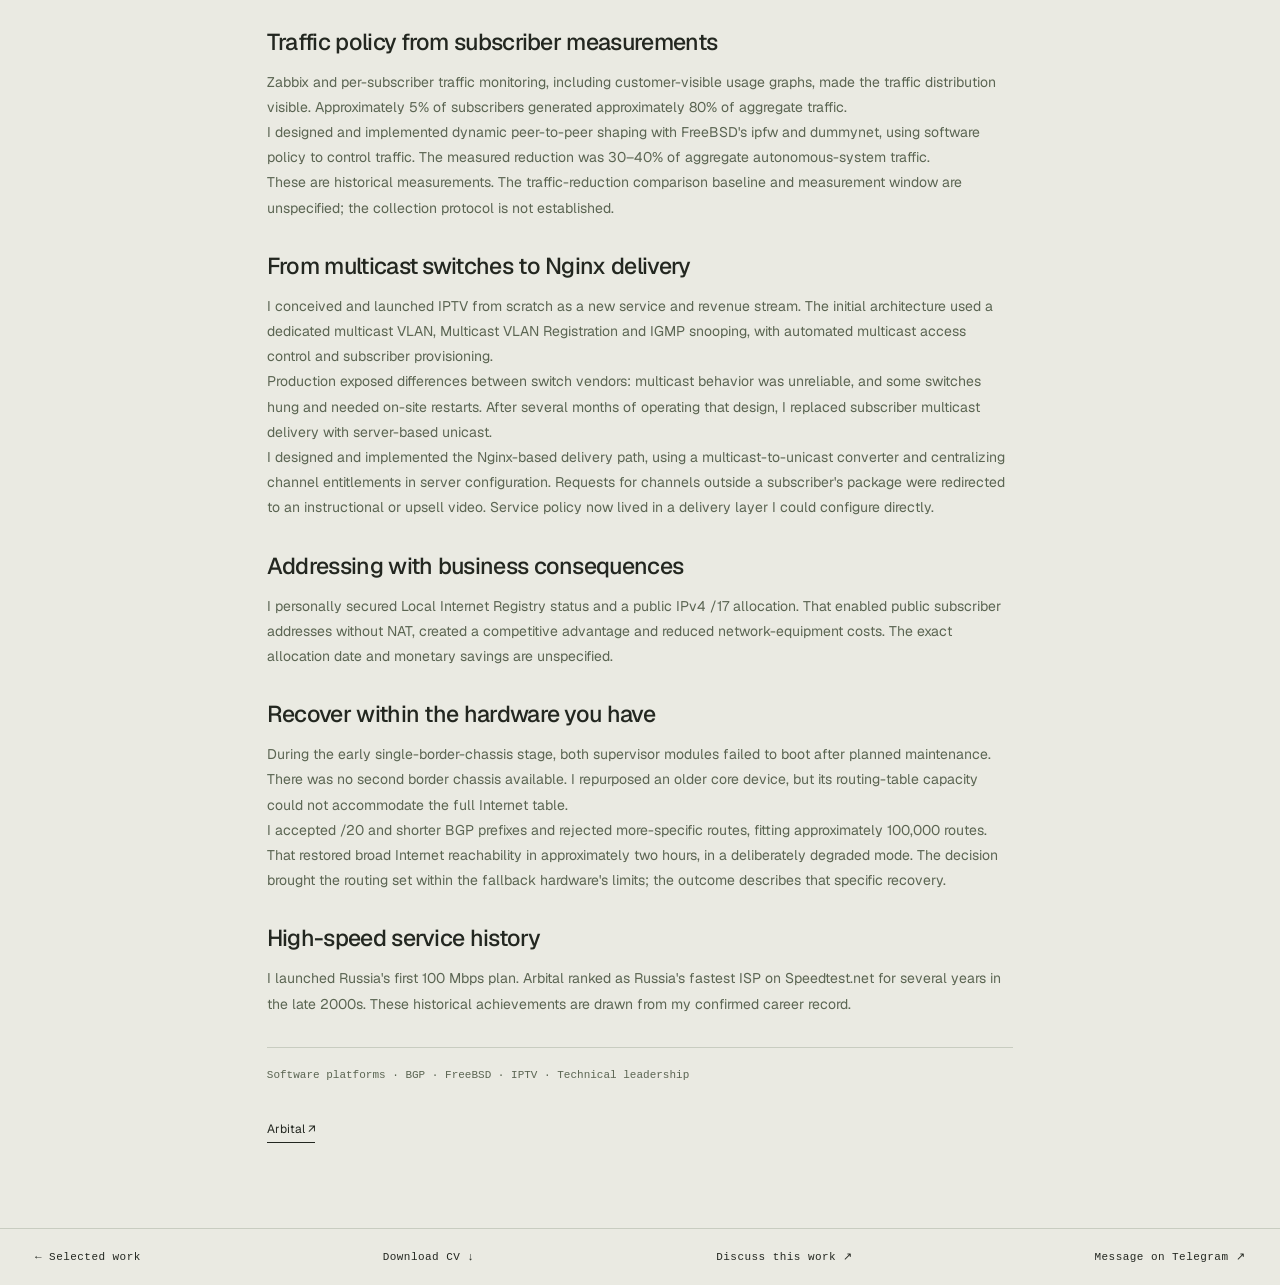
<file: site/work/arbital/index.html>
<!doctype html>
<html lang="en">
<head>
  <meta charset="UTF-8">
  <meta name="viewport" content="width=device-width, initial-scale=1">
  <meta name="theme-color" content="#eaeae2">
  <title>Arbital ISP: Network and Operating Platform — Ruslan Botashev</title>
  <meta name="description" content="Build the business by building its technology: networks, software, services and operations.">
  <link rel="canonical" href="https://botashev.com/work/arbital/">
  <meta property="og:type" content="article">
  <meta property="og:title" content="Arbital ISP: Network and Operating Platform — Ruslan Botashev">
  <meta property="og:description" content="Build the business by building its technology: networks, software, services and operations.">
  <meta property="og:url" content="https://botashev.com/work/arbital/">
  <meta property="og:image" content="https://botashev.com/assets/social-card.png">
  <meta name="twitter:card" content="summary_large_image">
  <link rel="icon" href="../../assets/favicon.svg" type="image/svg+xml">
  <link rel="stylesheet" href="../../styles.css?v=c60e8132026e">
  <script type="application/ld+json">{"@context":"https://schema.org","@type":"Article","@id":"https://botashev.com/work/arbital/#case","headline":"Arbital ISP: Network and Operating Platform","description":"Build the business by building its technology: networks, software, services and operations.","mainEntityOfPage":"https://botashev.com/work/arbital/","author":{"@id":"https://botashev.com/#person"}}</script>
</head>
<body class="case-page">
  <a class="skip-link" href="#main">Skip to content</a>
  <header class="site-header">
    <a class="brand" href="../../" aria-label="Ruslan Botashev, home"><span class="brand-mark" aria-hidden="true">rb<span>↗</span></span><span>Ruslan<br>Botashev</span></a>
    <a class="text-link" href="../../#work">← Selected work</a>
  </header>
  <main id="main">
    <article id="case-content" aria-labelledby="case-title">
      <p class="eyebrow">Arbital / CTO &amp; Founding Engineer</p>
      <h1 id="case-title">From first customer<br>to an ISP at scale.</h1>
      <p class="case-lead">Build the business by building its technology: networks, software, services and operations.</p>
      <nav class="case-toc" aria-label="In this story"><span>In this story</span><ul><li><a href="#arbital-first-customer">Building the ISP</a></li><li><a href="#arbital-self-service">Subscriber self-service</a></li><li><a href="#arbital-traffic-policy">Traffic policy</a></li><li><a href="#arbital-iptv">IPTV delivery</a></li><li><a href="#arbital-recovery">Emergency recovery</a></li></ul></nav><h2 tabindex="-1" id="arbital-first-customer">From the first customer to a working business</h2><p>When we connected our first customer, the whole chain worked. The billing system generated the rules, and the customer came online. Seeing the software and network run together for a real customer was an incredible feeling. That was the moment the business felt real.</p><p>I joined Arbital as its only technical person and built the initial network, infrastructure and operating software. As the ISP grew beyond 15,000 active customers, other staff took on routine administration and support while I directed technical work across the network and operating platform.</p><p>The remit crossed software and physical infrastructure: routing, subscriber services, monitoring and the tools people used to run the business. The network evolved across dozens of external BGP connections spanning peering, Internet exchanges and carriers, with Linux and FreeBSD systems underneath.</p><p>The topology evolved from a flat network to VLAN segmentation. I introduced iBGP as the primary internal routing mechanism, retaining OSPF for backup reachability. Border routers used eBGP toward upstream providers and iBGP between them.</p><h2 tabindex="-1" id="arbital-operating-platform">Customer policy became network behavior</h2><p>I wrote an internal CRM and network-management platform, primarily in PHP. It joined subscriber records, provisioning, network state and customer policy, translating business rules into network configuration instead of repetitive manual changes.</p><p>The integrated platform covered dozens of use cases across customer management, network policy, monitoring, self-service and staff operations. The stories below are selected decisions within that broader system.</p><p><a data-case="arbital-software" href="../arbital-software/">Explore the software that ran the ISP</a>: subscriber activation, payment reconciliation and the path from customer policy to network behavior.</p><h2 tabindex="-1" id="arbital-self-service">Make device replacement self-service</h2><p>In a stable network, subscribers replacing computers or other devices had become the dominant reason for contacting support: their registered MAC address needed to change. I selected that recurring workflow for automation and built a self-service path for subscribers to register replacement devices themselves.</p><div class="case-result"><p><strong>Approximately 70–80% fewer overall support requests.</strong></p><small>This followed automation of the dominant request category. The measurement window is unspecified.</small></div><h2 tabindex="-1" id="arbital-traffic-policy">Traffic policy from subscriber measurements</h2><p>Zabbix and per-subscriber traffic monitoring, including customer-visible usage graphs, made the traffic distribution visible. Approximately 5% of subscribers generated approximately 80% of aggregate traffic.</p><p>I designed and implemented dynamic peer-to-peer shaping with FreeBSD's ipfw and dummynet, using software policy to control traffic. The measured reduction was 30–40% of aggregate autonomous-system traffic.</p><p class="case-note">These are historical measurements. The traffic-reduction comparison baseline and measurement window are unspecified; the collection protocol is not established.</p><h2 tabindex="-1" id="arbital-iptv">From multicast switches to Nginx delivery</h2><p>I conceived and launched IPTV from scratch as a new service and revenue stream. The initial architecture used a dedicated multicast VLAN, Multicast VLAN Registration and IGMP snooping, with automated multicast access control and subscriber provisioning.</p><p>Production exposed differences between switch vendors: multicast behavior was unreliable, and some switches hung and needed on-site restarts. After several months of operating that design, I replaced subscriber multicast delivery with server-based unicast.</p><p>I designed and implemented the Nginx-based delivery path, using a multicast-to-unicast converter and centralizing channel entitlements in server configuration. Requests for channels outside a subscriber's package were redirected to an instructional or upsell video. Service policy now lived in a delivery layer I could configure directly.</p><h2 tabindex="-1" id="arbital-addressing">Addressing with business consequences</h2><p>I personally secured Local Internet Registry status and a public IPv4 /17 allocation. That enabled public subscriber addresses without NAT, created a competitive advantage and reduced network-equipment costs. The exact allocation date and monetary savings are unspecified.</p><h2 tabindex="-1" id="arbital-recovery">Recover within the hardware you have</h2><p>During the early single-border-chassis stage, both supervisor modules failed to boot after planned maintenance. There was no second border chassis available. I repurposed an older core device, but its routing-table capacity could not accommodate the full Internet table.</p><p>I accepted /20 and shorter BGP prefixes and rejected more-specific routes, fitting approximately 100,000 routes. That restored broad Internet reachability in approximately two hours, in a deliberately degraded mode. The decision brought the routing set within the fallback hardware's limits; the outcome describes that specific recovery.</p><h2 tabindex="-1" id="arbital-high-speed">High-speed service history</h2><p>I launched Russia's first 100 Mbps plan. Arbital ranked as Russia's fastest ISP on Speedtest.net for several years in the late 2000s. These historical achievements are drawn from my confirmed career record.</p>
      <p class="case-tags">Software platforms · BGP · FreeBSD · IPTV · Technical leadership</p>
      <div class="case-links"><a href="https://arbital.ru/" target="_blank" rel="noopener noreferrer">Arbital ↗</a></div>
    </article>
    <div class="dialog-bottom">
      <a href="../../#work">← Selected work</a>
      <a href="../../assets/Ruslan-Botashev-CV.pdf?v=c760c6fb476e" download>Download CV ↓</a>
      <a href="mailto:mail@ruslanbotashev.com">Discuss this work ↗</a>
      <a href="https://t.me/ruslanbotashev" target="_blank" rel="noopener noreferrer">Message on Telegram ↗</a>
    </div>
  </main>
</body>
</html>
</file>
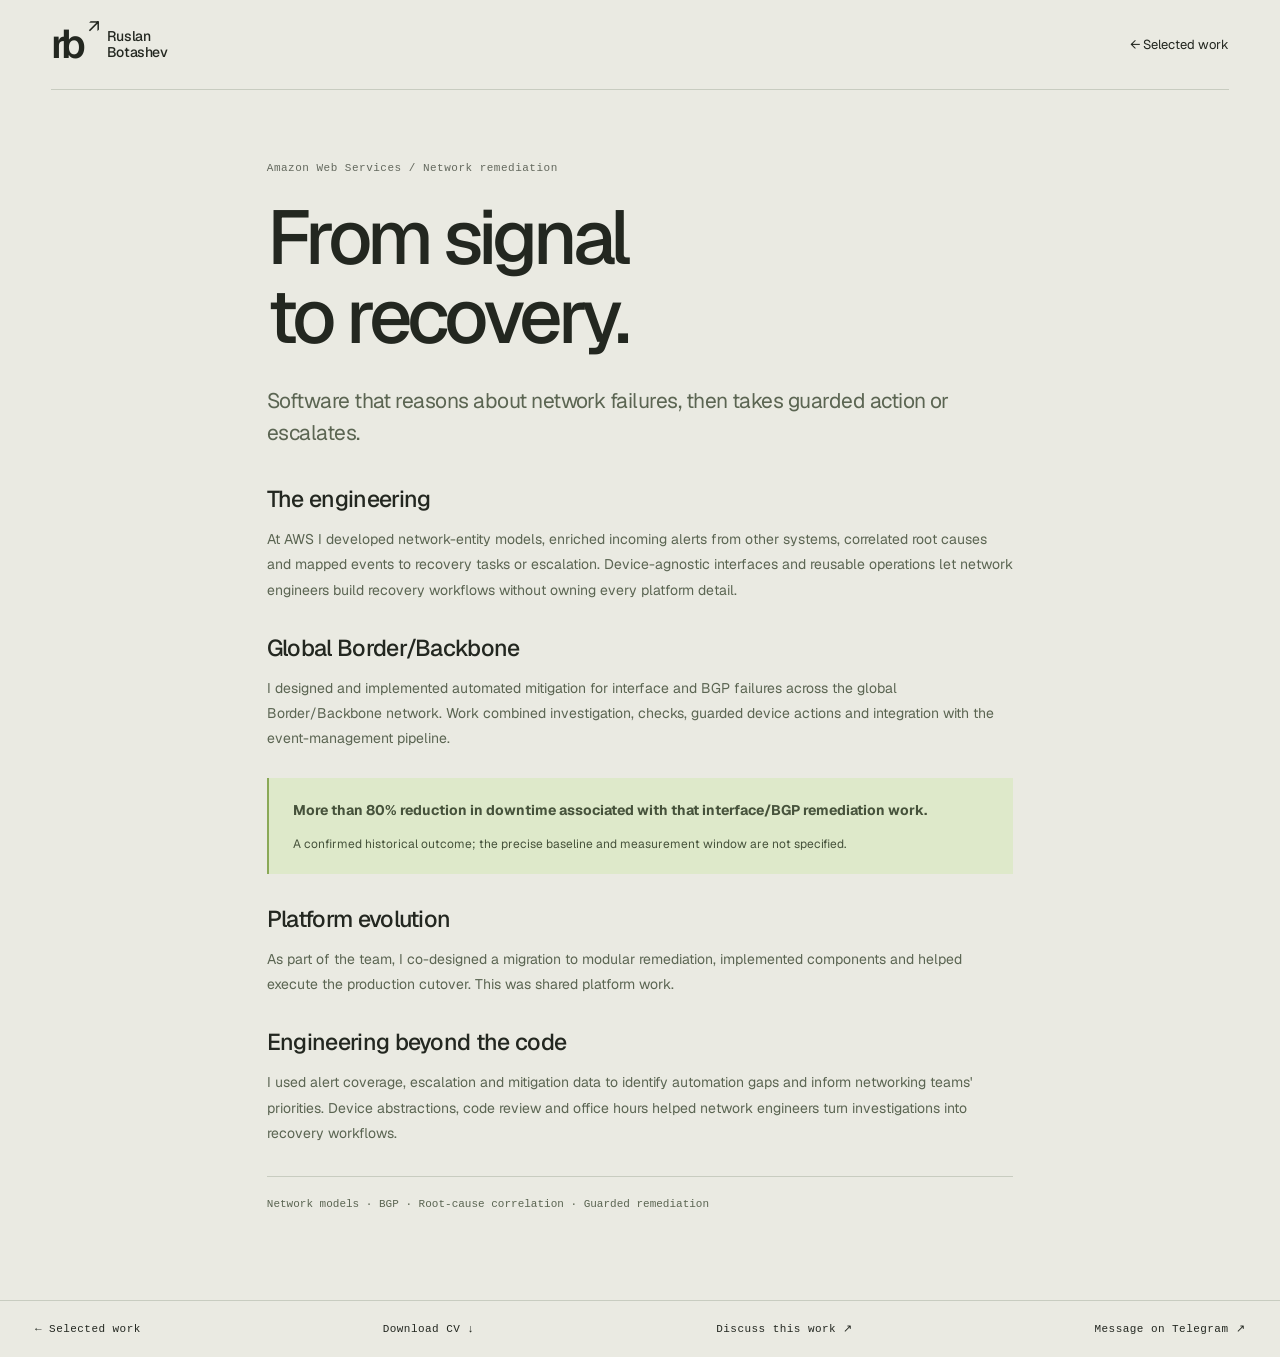
<file: site/work/aws-network-remediation/index.html>
<!doctype html>
<html lang="en">
<head>
  <meta charset="UTF-8">
  <meta name="viewport" content="width=device-width, initial-scale=1">
  <meta name="theme-color" content="#eaeae2">
  <title>AWS Global Network Remediation — Ruslan Botashev</title>
  <meta name="description" content="Software that reasons about network failures, then takes guarded action or escalates.">
  <link rel="canonical" href="https://botashev.com/work/aws-network-remediation/">
  <meta property="og:type" content="article">
  <meta property="og:title" content="AWS Global Network Remediation — Ruslan Botashev">
  <meta property="og:description" content="Software that reasons about network failures, then takes guarded action or escalates.">
  <meta property="og:url" content="https://botashev.com/work/aws-network-remediation/">
  <meta property="og:image" content="https://botashev.com/assets/social-card.png">
  <meta name="twitter:card" content="summary_large_image">
  <link rel="icon" href="../../assets/favicon.svg" type="image/svg+xml">
  <link rel="stylesheet" href="../../styles.css?v=c60e8132026e">
  <script type="application/ld+json">{"@context":"https://schema.org","@type":"Article","@id":"https://botashev.com/work/aws-network-remediation/#case","headline":"AWS Global Network Remediation","description":"Software that reasons about network failures, then takes guarded action or escalates.","mainEntityOfPage":"https://botashev.com/work/aws-network-remediation/","author":{"@id":"https://botashev.com/#person"}}</script>
</head>
<body class="case-page">
  <a class="skip-link" href="#main">Skip to content</a>
  <header class="site-header">
    <a class="brand" href="../../" aria-label="Ruslan Botashev, home"><span class="brand-mark" aria-hidden="true">rb<span>↗</span></span><span>Ruslan<br>Botashev</span></a>
    <a class="text-link" href="../../#work">← Selected work</a>
  </header>
  <main id="main">
    <article id="case-content" aria-labelledby="case-title">
      <p class="eyebrow">Amazon Web Services / Network remediation</p>
      <h1 id="case-title">From signal<br>to recovery.</h1>
      <p class="case-lead">Software that reasons about network failures, then takes guarded action or escalates.</p>
      <h2>The engineering</h2><p>At AWS I developed network-entity models, enriched incoming alerts from other systems, correlated root causes and mapped events to recovery tasks or escalation. Device-agnostic interfaces and reusable operations let network engineers build recovery workflows without owning every platform detail.</p><h2>Global Border/Backbone</h2><p>I designed and implemented automated mitigation for interface and BGP failures across the global Border/Backbone network. Work combined investigation, checks, guarded device actions and integration with the event-management pipeline.</p><div class="case-result"><p><strong>More than 80% reduction in downtime associated with that interface/BGP remediation work.</strong></p><small>A confirmed historical outcome; the precise baseline and measurement window are not specified.</small></div><h2>Platform evolution</h2><p>As part of the team, I co-designed a migration to modular remediation, implemented components and helped execute the production cutover. This was shared platform work.</p><h2>Engineering beyond the code</h2><p>I used alert coverage, escalation and mitigation data to identify automation gaps and inform networking teams' priorities. Device abstractions, code review and office hours helped network engineers turn investigations into recovery workflows.</p>
      <p class="case-tags">Network models · BGP · Root-cause correlation · Guarded remediation</p>

    </article>
    <div class="dialog-bottom">
      <a href="../../#work">← Selected work</a>
      <a href="../../assets/Ruslan-Botashev-CV.pdf?v=c760c6fb476e" download>Download CV ↓</a>
      <a href="mailto:mail@ruslanbotashev.com">Discuss this work ↗</a>
      <a href="https://t.me/ruslanbotashev" target="_blank" rel="noopener noreferrer">Message on Telegram ↗</a>
    </div>
  </main>
</body>
</html>
</file>
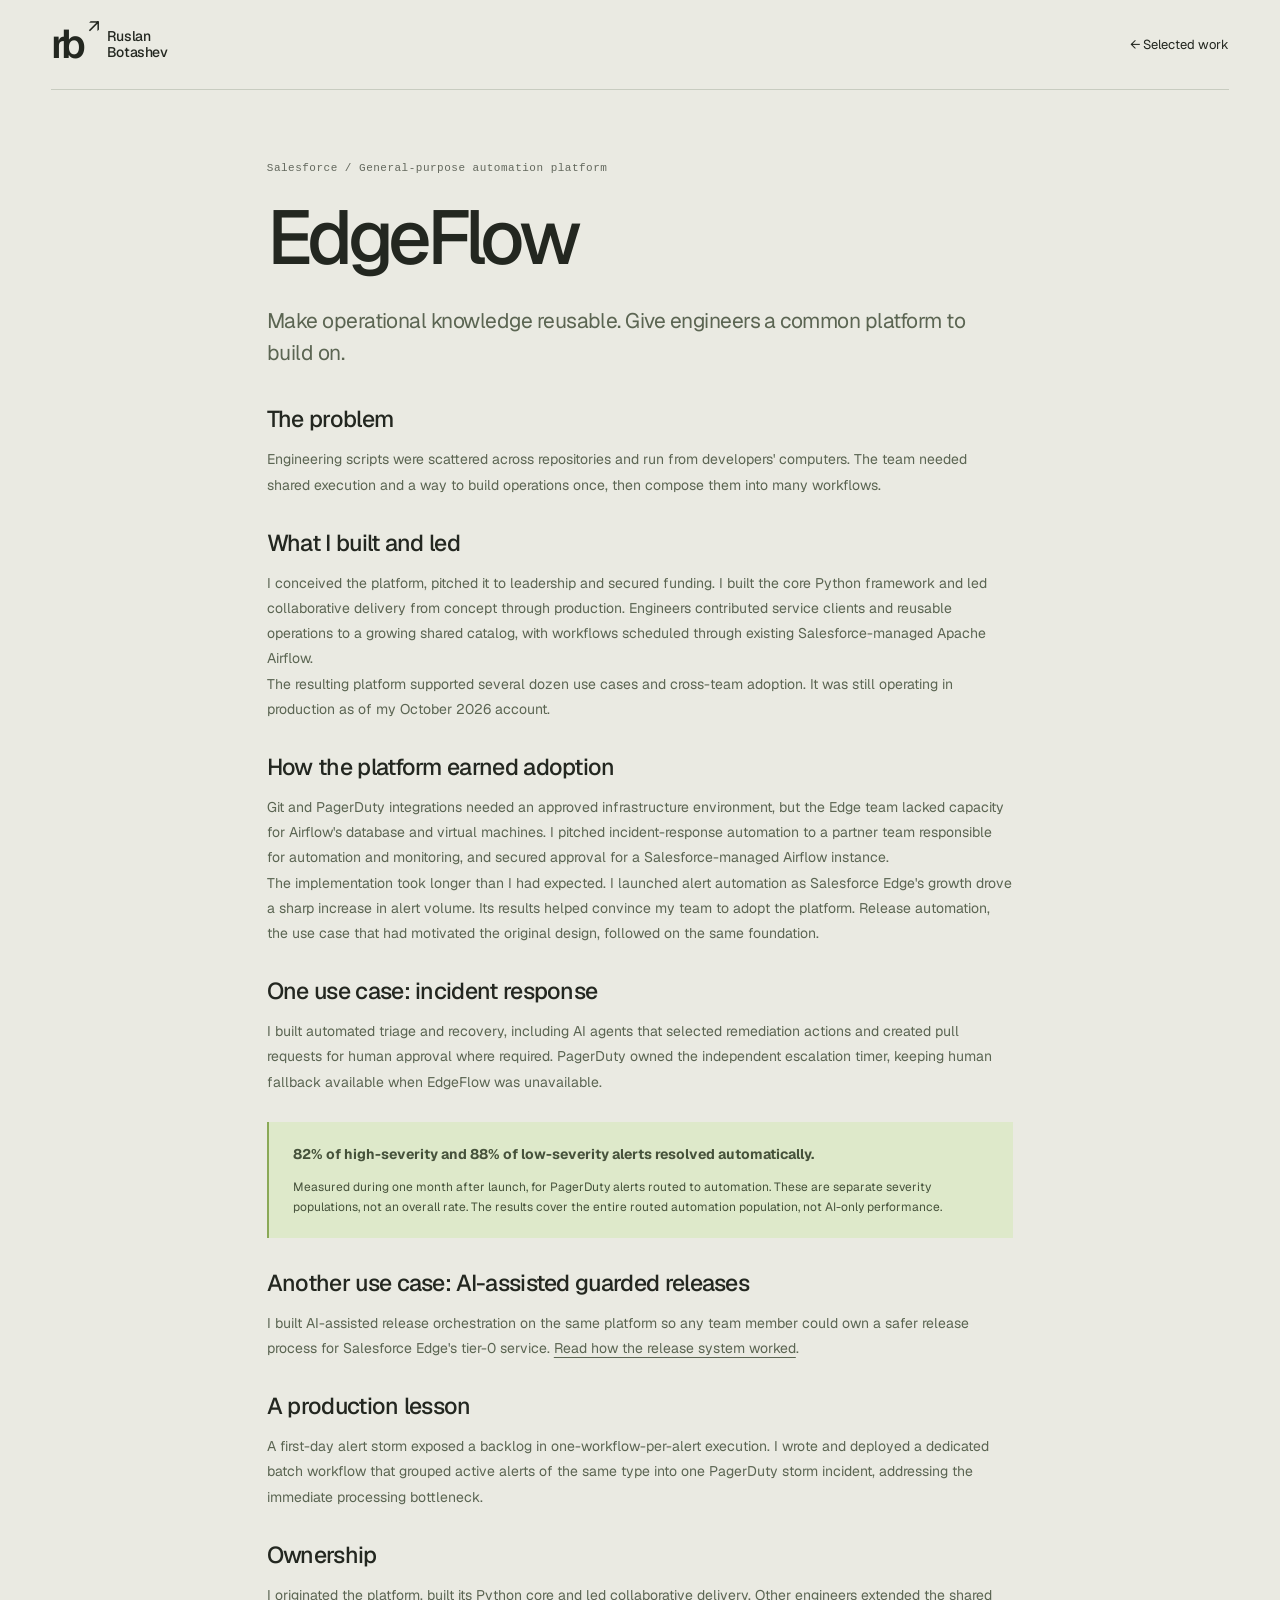
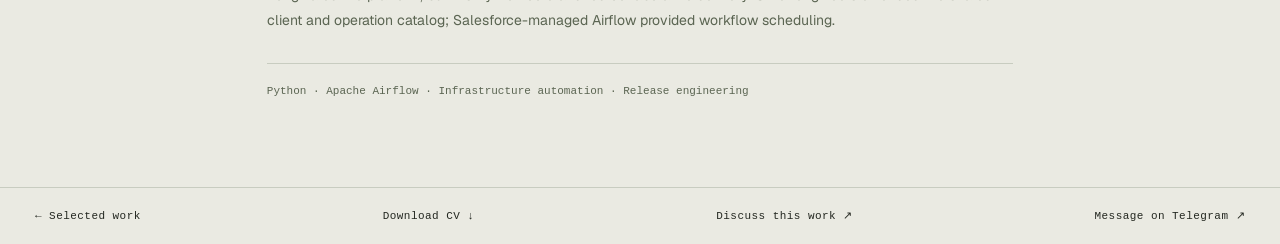
<file: site/work/edgeflow/index.html>
<!doctype html>
<html lang="en">
<head>
  <meta charset="UTF-8">
  <meta name="viewport" content="width=device-width, initial-scale=1">
  <meta name="theme-color" content="#eaeae2">
  <title>EdgeFlow: Engineering Automation Platform — Ruslan Botashev</title>
  <meta name="description" content="Make operational knowledge reusable. Give engineers a common platform to build on.">
  <link rel="canonical" href="https://botashev.com/work/edgeflow/">
  <meta property="og:type" content="article">
  <meta property="og:title" content="EdgeFlow: Engineering Automation Platform — Ruslan Botashev">
  <meta property="og:description" content="Make operational knowledge reusable. Give engineers a common platform to build on.">
  <meta property="og:url" content="https://botashev.com/work/edgeflow/">
  <meta property="og:image" content="https://botashev.com/assets/social-card.png">
  <meta name="twitter:card" content="summary_large_image">
  <link rel="icon" href="../../assets/favicon.svg" type="image/svg+xml">
  <link rel="stylesheet" href="../../styles.css?v=c60e8132026e">
  <script type="application/ld+json">{"@context":"https://schema.org","@type":"Article","@id":"https://botashev.com/work/edgeflow/#case","headline":"EdgeFlow: Engineering Automation Platform","description":"Make operational knowledge reusable. Give engineers a common platform to build on.","mainEntityOfPage":"https://botashev.com/work/edgeflow/","author":{"@id":"https://botashev.com/#person"}}</script>
</head>
<body class="case-page">
  <a class="skip-link" href="#main">Skip to content</a>
  <header class="site-header">
    <a class="brand" href="../../" aria-label="Ruslan Botashev, home"><span class="brand-mark" aria-hidden="true">rb<span>↗</span></span><span>Ruslan<br>Botashev</span></a>
    <a class="text-link" href="../../#work">← Selected work</a>
  </header>
  <main id="main">
    <article id="case-content" aria-labelledby="case-title">
      <p class="eyebrow">Salesforce / General-purpose automation platform</p>
      <h1 id="case-title">EdgeFlow</h1>
      <p class="case-lead">Make operational knowledge reusable. Give engineers a common platform to build on.</p>
      <h2>The problem</h2><p>Engineering scripts were scattered across repositories and run from developers' computers. The team needed shared execution and a way to build operations once, then compose them into many workflows.</p><h2>What I built and led</h2><p>I conceived the platform, pitched it to leadership and secured funding. I built the core Python framework and led collaborative delivery from concept through production. Engineers contributed service clients and reusable operations to a growing shared catalog, with workflows scheduled through existing Salesforce-managed Apache Airflow.</p><p>The resulting platform supported several dozen use cases and cross-team adoption. It was still operating in production as of my October 2026 account.</p><h2>How the platform earned adoption</h2><p>Git and PagerDuty integrations needed an approved infrastructure environment, but the Edge team lacked capacity for Airflow's database and virtual machines. I pitched incident-response automation to a partner team responsible for automation and monitoring, and secured approval for a Salesforce-managed Airflow instance.</p><p>The implementation took longer than I had expected. I launched alert automation as Salesforce Edge's growth drove a sharp increase in alert volume. Its results helped convince my team to adopt the platform. Release automation, the use case that had motivated the original design, followed on the same foundation.</p><h2>One use case: incident response</h2><p>I built automated triage and recovery, including AI agents that selected remediation actions and created pull requests for human approval where required. PagerDuty owned the independent escalation timer, keeping human fallback available when EdgeFlow was unavailable.</p><div class="case-result"><p><strong>82% of high-severity and 88% of low-severity alerts resolved automatically.</strong></p><small>Measured during one month after launch, for PagerDuty alerts routed to automation. These are separate severity populations, not an overall rate. The results cover the entire routed automation population, not AI-only performance.</small></div><h2>Another use case: AI-assisted guarded releases</h2><p>I built AI-assisted release orchestration on the same platform so any team member could own a safer release process for Salesforce Edge's tier-0 service. <a data-case="releases" href="../salesforce-guarded-releases/">Read how the release system worked</a>.</p><h2>A production lesson</h2><p>A first-day alert storm exposed a backlog in one-workflow-per-alert execution. I wrote and deployed a dedicated batch workflow that grouped active alerts of the same type into one PagerDuty storm incident, addressing the immediate processing bottleneck.</p><h2>Ownership</h2><p>I originated the platform, built its Python core and led collaborative delivery. Other engineers extended the shared client and operation catalog; Salesforce-managed Airflow provided workflow scheduling.</p>
      <p class="case-tags">Python · Apache Airflow · Infrastructure automation · Release engineering</p>

    </article>
    <div class="dialog-bottom">
      <a href="../../#work">← Selected work</a>
      <a href="../../assets/Ruslan-Botashev-CV.pdf?v=c760c6fb476e" download>Download CV ↓</a>
      <a href="mailto:mail@ruslanbotashev.com">Discuss this work ↗</a>
      <a href="https://t.me/ruslanbotashev" target="_blank" rel="noopener noreferrer">Message on Telegram ↗</a>
    </div>
  </main>
</body>
</html>
</file>
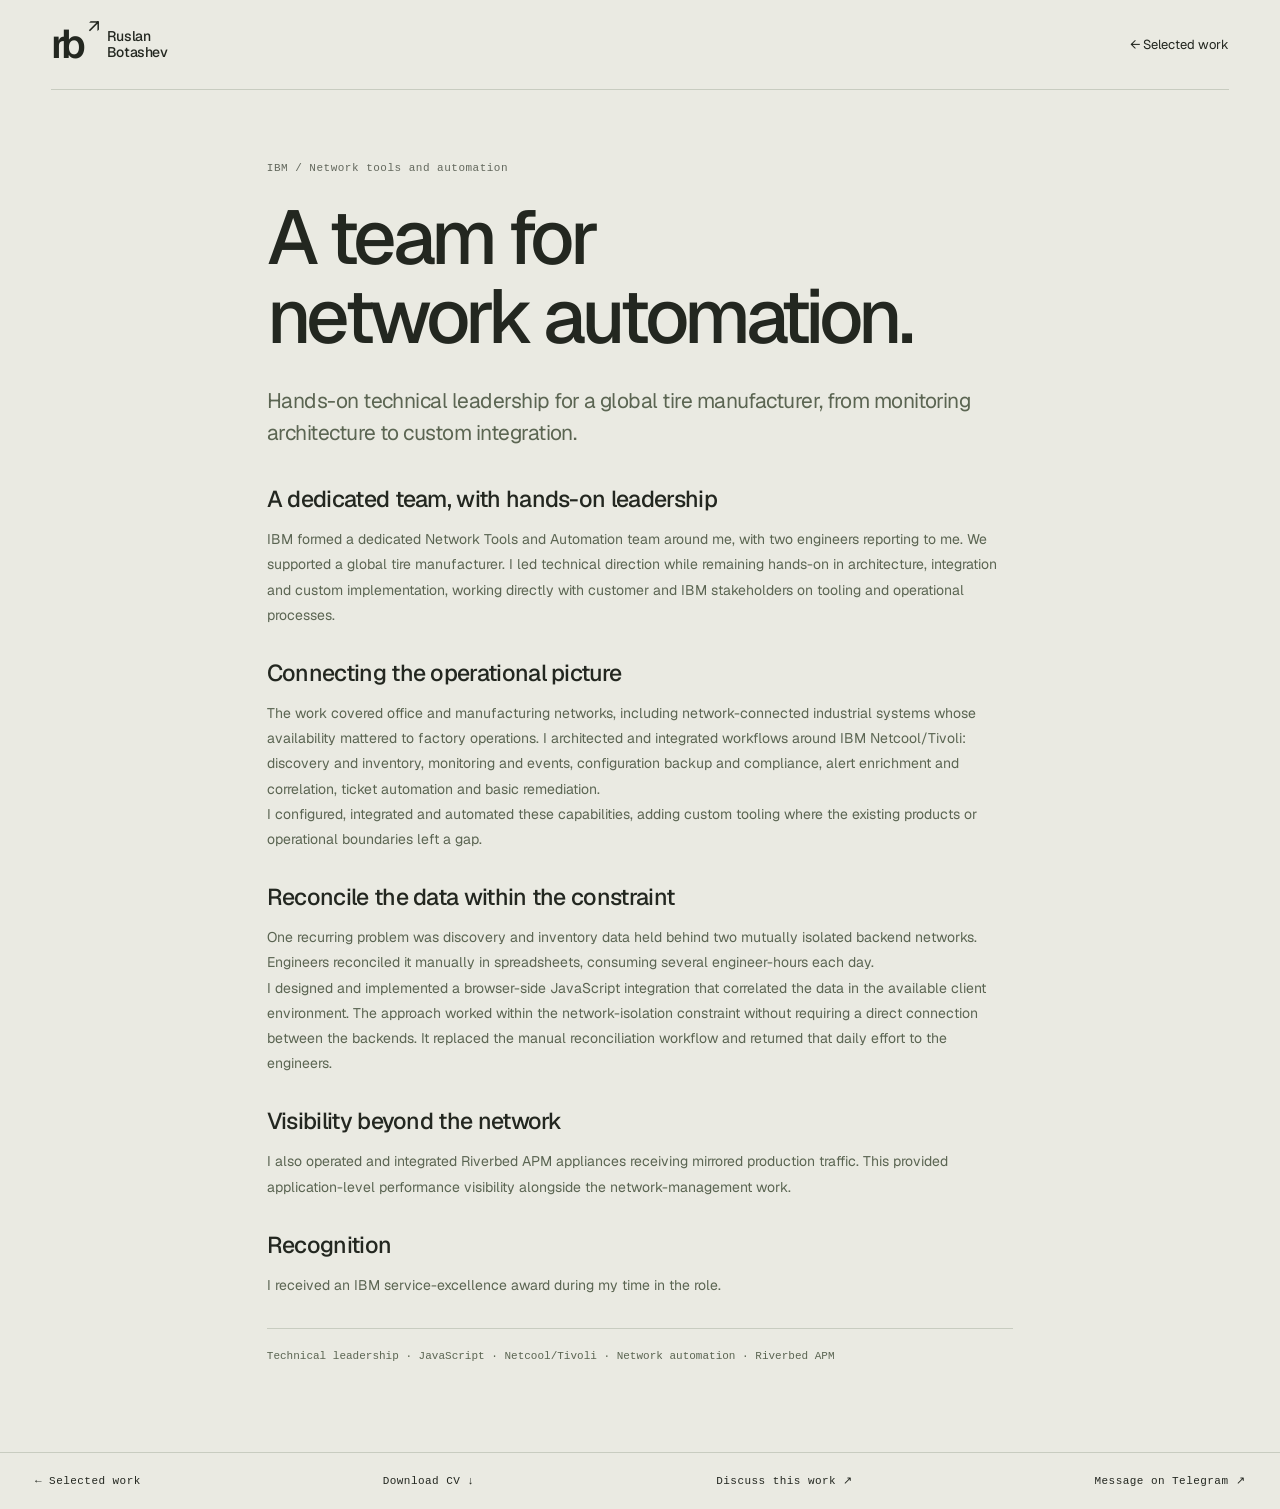
<file: site/work/ibm-network-automation/index.html>
<!doctype html>
<html lang="en">
<head>
  <meta charset="UTF-8">
  <meta name="viewport" content="width=device-width, initial-scale=1">
  <meta name="theme-color" content="#eaeae2">
  <title>IBM: Network Tools and Automation — Ruslan Botashev</title>
  <meta name="description" content="Hands-on technical leadership for a global tire manufacturer, from monitoring architecture to custom integration.">
  <link rel="canonical" href="https://botashev.com/work/ibm-network-automation/">
  <meta property="og:type" content="article">
  <meta property="og:title" content="IBM: Network Tools and Automation — Ruslan Botashev">
  <meta property="og:description" content="Hands-on technical leadership for a global tire manufacturer, from monitoring architecture to custom integration.">
  <meta property="og:url" content="https://botashev.com/work/ibm-network-automation/">
  <meta property="og:image" content="https://botashev.com/assets/social-card.png">
  <meta name="twitter:card" content="summary_large_image">
  <link rel="icon" href="../../assets/favicon.svg" type="image/svg+xml">
  <link rel="stylesheet" href="../../styles.css?v=c60e8132026e">
  <script type="application/ld+json">{"@context":"https://schema.org","@type":"Article","@id":"https://botashev.com/work/ibm-network-automation/#case","headline":"IBM: Network Tools and Automation","description":"Hands-on technical leadership for a global tire manufacturer, from monitoring architecture to custom integration.","mainEntityOfPage":"https://botashev.com/work/ibm-network-automation/","author":{"@id":"https://botashev.com/#person"}}</script>
</head>
<body class="case-page">
  <a class="skip-link" href="#main">Skip to content</a>
  <header class="site-header">
    <a class="brand" href="../../" aria-label="Ruslan Botashev, home"><span class="brand-mark" aria-hidden="true">rb<span>↗</span></span><span>Ruslan<br>Botashev</span></a>
    <a class="text-link" href="../../#work">← Selected work</a>
  </header>
  <main id="main">
    <article id="case-content" aria-labelledby="case-title">
      <p class="eyebrow">IBM / Network tools and automation</p>
      <h1 id="case-title">A team for<br>network automation.</h1>
      <p class="case-lead">Hands-on technical leadership for a global tire manufacturer, from monitoring architecture to custom integration.</p>
      <h2>A dedicated team, with hands-on leadership</h2><p>IBM formed a dedicated Network Tools and Automation team around me, with two engineers reporting to me. We supported a global tire manufacturer. I led technical direction while remaining hands-on in architecture, integration and custom implementation, working directly with customer and IBM stakeholders on tooling and operational processes.</p><h2>Connecting the operational picture</h2><p>The work covered office and manufacturing networks, including network-connected industrial systems whose availability mattered to factory operations. I architected and integrated workflows around IBM Netcool/Tivoli: discovery and inventory, monitoring and events, configuration backup and compliance, alert enrichment and correlation, ticket automation and basic remediation.</p><p>I configured, integrated and automated these capabilities, adding custom tooling where the existing products or operational boundaries left a gap.</p><h2>Reconcile the data within the constraint</h2><p>One recurring problem was discovery and inventory data held behind two mutually isolated backend networks. Engineers reconciled it manually in spreadsheets, consuming several engineer-hours each day.</p><p>I designed and implemented a browser-side JavaScript integration that correlated the data in the available client environment. The approach worked within the network-isolation constraint without requiring a direct connection between the backends. It replaced the manual reconciliation workflow and returned that daily effort to the engineers.</p><h2>Visibility beyond the network</h2><p>I also operated and integrated Riverbed APM appliances receiving mirrored production traffic. This provided application-level performance visibility alongside the network-management work.</p><h2>Recognition</h2><p>I received an IBM service-excellence award during my time in the role.</p>
      <p class="case-tags">Technical leadership · JavaScript · Netcool/Tivoli · Network automation · Riverbed APM</p>

    </article>
    <div class="dialog-bottom">
      <a href="../../#work">← Selected work</a>
      <a href="../../assets/Ruslan-Botashev-CV.pdf?v=c760c6fb476e" download>Download CV ↓</a>
      <a href="mailto:mail@ruslanbotashev.com">Discuss this work ↗</a>
      <a href="https://t.me/ruslanbotashev" target="_blank" rel="noopener noreferrer">Message on Telegram ↗</a>
    </div>
  </main>
</body>
</html>
</file>
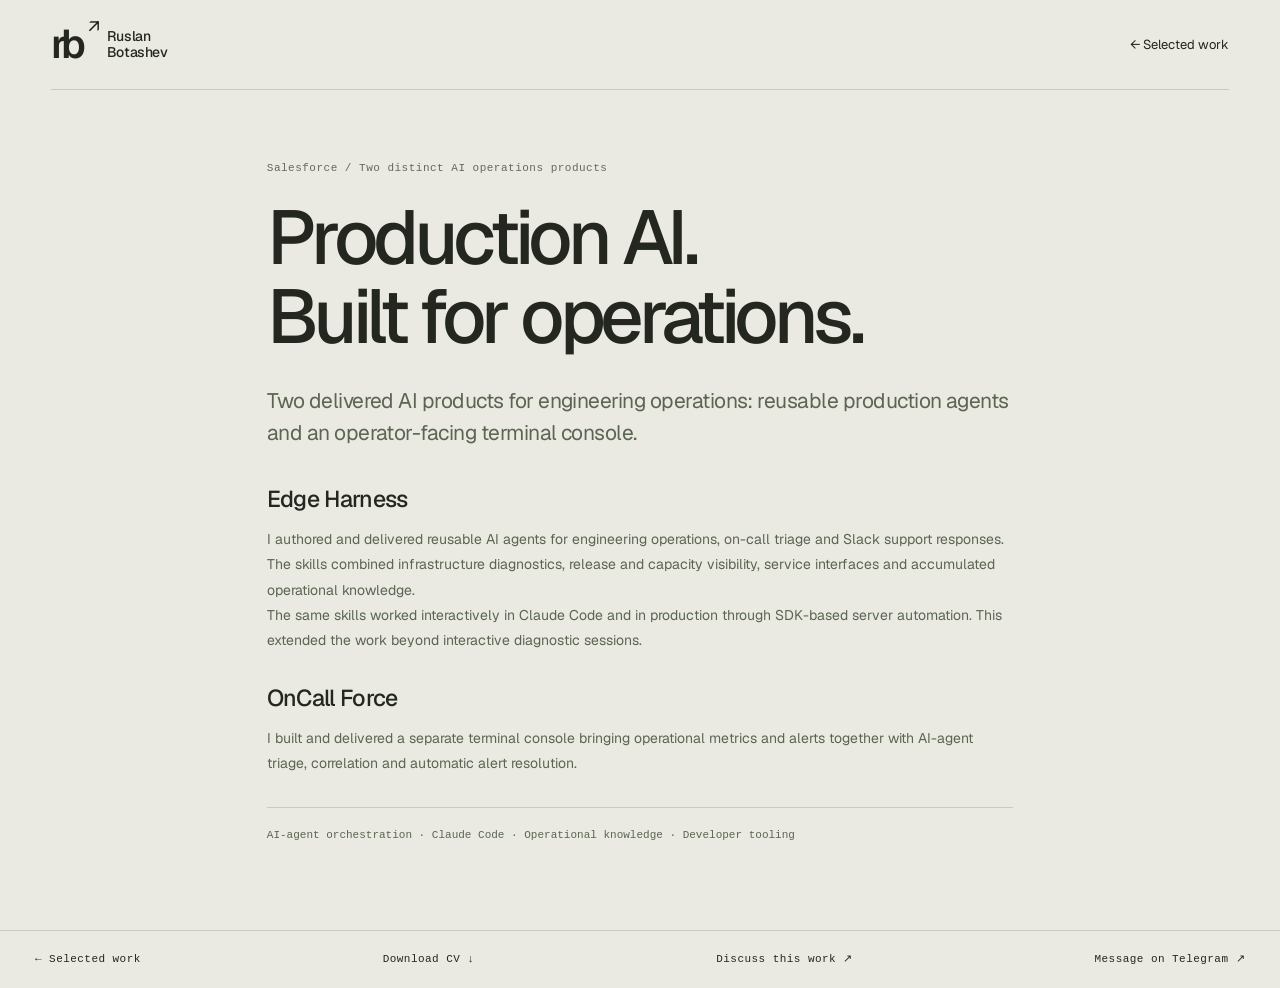
<file: site/work/production-ai/index.html>
<!doctype html>
<html lang="en">
<head>
  <meta charset="UTF-8">
  <meta name="viewport" content="width=device-width, initial-scale=1">
  <meta name="theme-color" content="#eaeae2">
  <title>Edge Harness and OnCall Force: Production AI — Ruslan Botashev</title>
  <meta name="description" content="Two delivered AI products for engineering operations: reusable production agents and an operator-facing terminal console.">
  <link rel="canonical" href="https://botashev.com/work/production-ai/">
  <meta property="og:type" content="article">
  <meta property="og:title" content="Edge Harness and OnCall Force: Production AI — Ruslan Botashev">
  <meta property="og:description" content="Two delivered AI products for engineering operations: reusable production agents and an operator-facing terminal console.">
  <meta property="og:url" content="https://botashev.com/work/production-ai/">
  <meta property="og:image" content="https://botashev.com/assets/social-card.png">
  <meta name="twitter:card" content="summary_large_image">
  <link rel="icon" href="../../assets/favicon.svg" type="image/svg+xml">
  <link rel="stylesheet" href="../../styles.css?v=c60e8132026e">
  <script type="application/ld+json">{"@context":"https://schema.org","@type":"Article","@id":"https://botashev.com/work/production-ai/#case","headline":"Edge Harness and OnCall Force: Production AI","description":"Two delivered AI products for engineering operations: reusable production agents and an operator-facing terminal console.","mainEntityOfPage":"https://botashev.com/work/production-ai/","author":{"@id":"https://botashev.com/#person"}}</script>
</head>
<body class="case-page">
  <a class="skip-link" href="#main">Skip to content</a>
  <header class="site-header">
    <a class="brand" href="../../" aria-label="Ruslan Botashev, home"><span class="brand-mark" aria-hidden="true">rb<span>↗</span></span><span>Ruslan<br>Botashev</span></a>
    <a class="text-link" href="../../#work">← Selected work</a>
  </header>
  <main id="main">
    <article id="case-content" aria-labelledby="case-title">
      <p class="eyebrow">Salesforce / Two distinct AI operations products</p>
      <h1 id="case-title">Production AI.<br>Built for operations.</h1>
      <p class="case-lead">Two delivered AI products for engineering operations: reusable production agents and an operator-facing terminal console.</p>
      <h2>Edge Harness</h2><p>I authored and delivered reusable AI agents for engineering operations, on-call triage and Slack support responses. The skills combined infrastructure diagnostics, release and capacity visibility, service interfaces and accumulated operational knowledge.</p><p>The same skills worked interactively in Claude Code and in production through SDK-based server automation. This extended the work beyond interactive diagnostic sessions.</p><h2>OnCall Force</h2><p>I built and delivered a separate terminal console bringing operational metrics and alerts together with AI-agent triage, correlation and automatic alert resolution.</p>
      <p class="case-tags">AI-agent orchestration · Claude Code · Operational knowledge · Developer tooling</p>

    </article>
    <div class="dialog-bottom">
      <a href="../../#work">← Selected work</a>
      <a href="../../assets/Ruslan-Botashev-CV.pdf?v=c760c6fb476e" download>Download CV ↓</a>
      <a href="mailto:mail@ruslanbotashev.com">Discuss this work ↗</a>
      <a href="https://t.me/ruslanbotashev" target="_blank" rel="noopener noreferrer">Message on Telegram ↗</a>
    </div>
  </main>
</body>
</html>
</file>
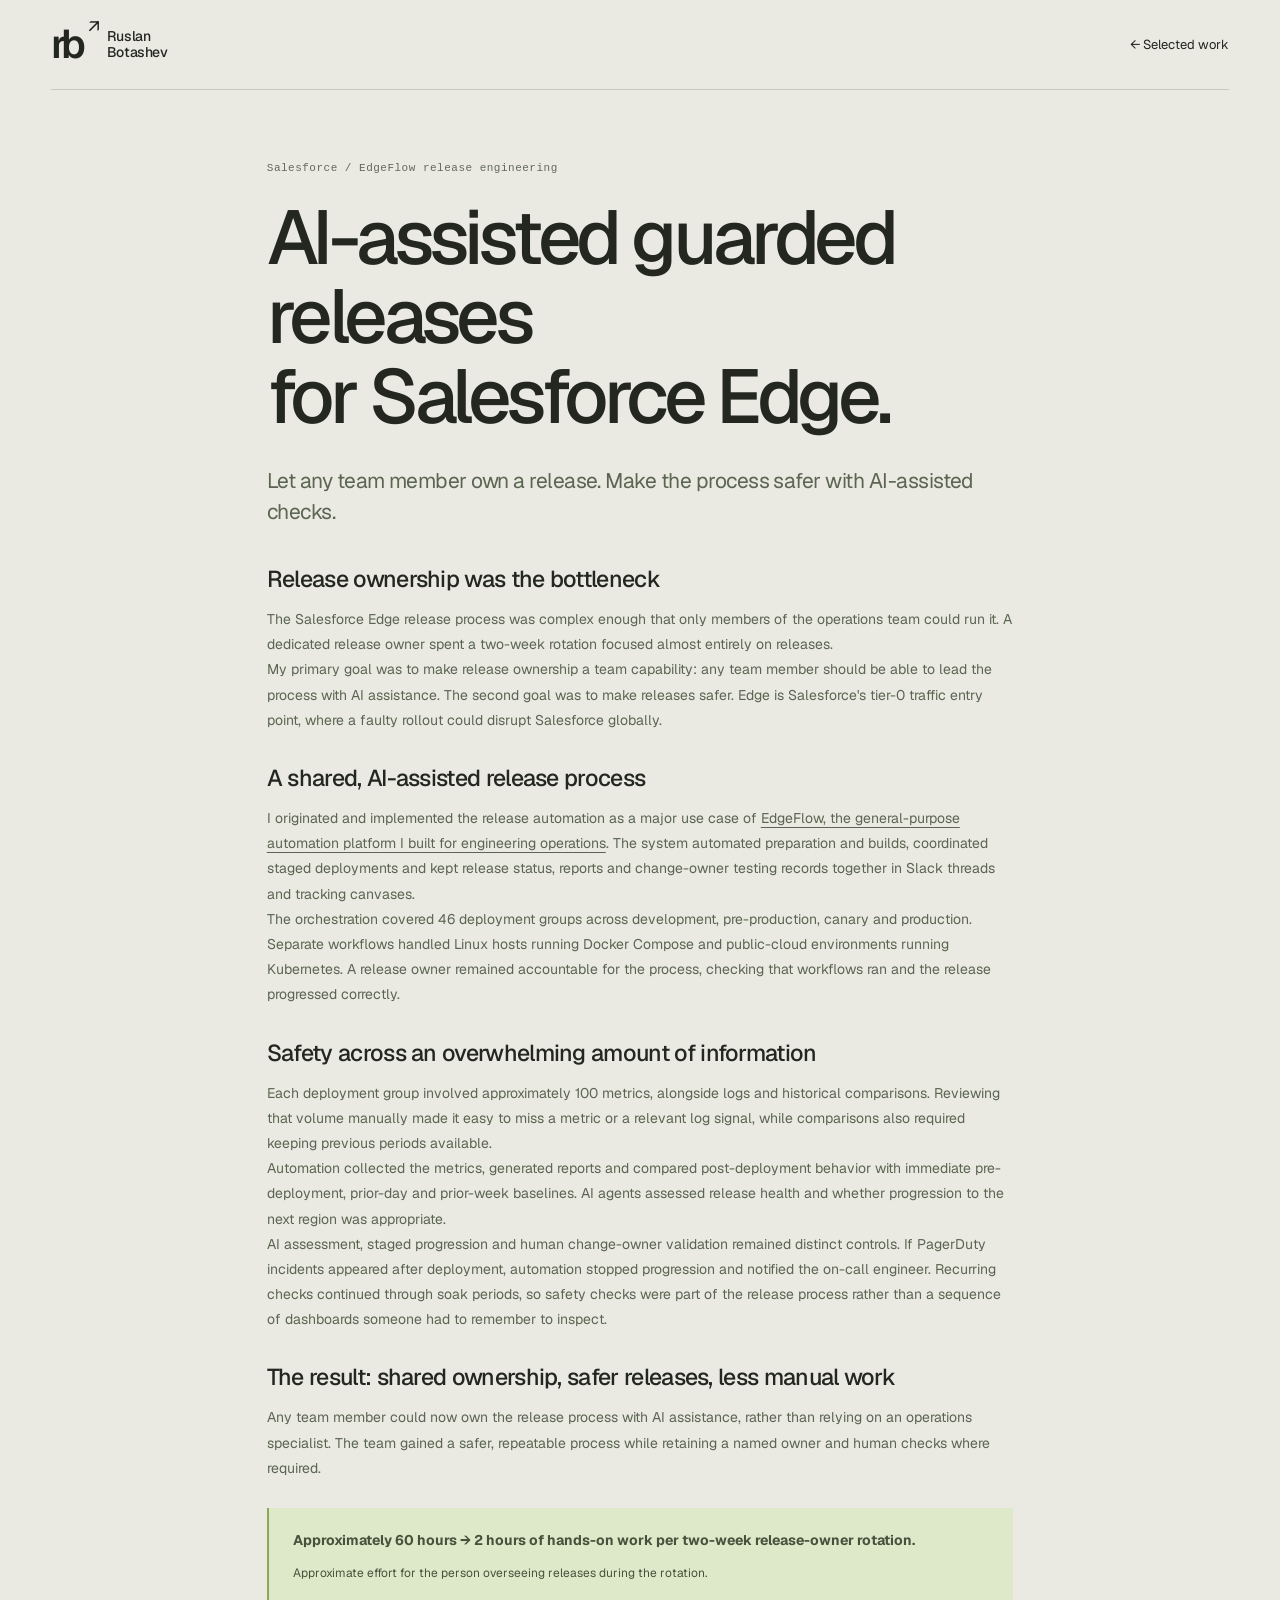
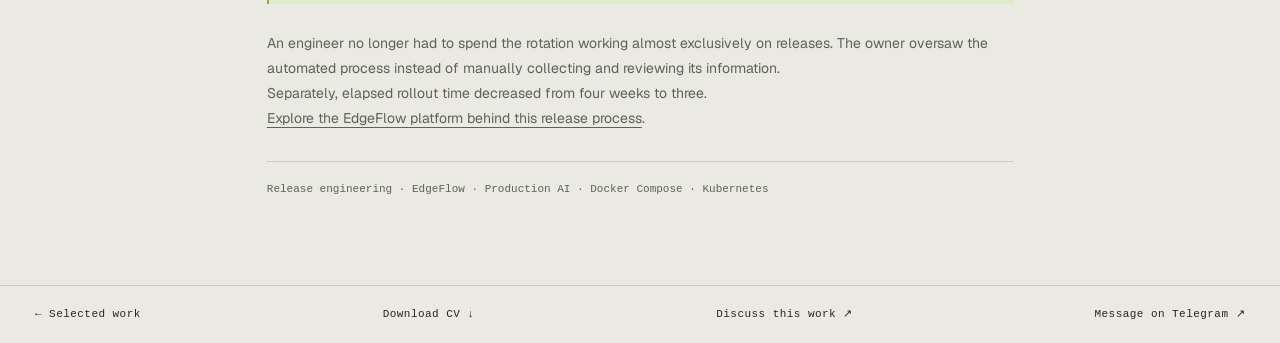
<file: site/work/salesforce-guarded-releases/index.html>
<!doctype html>
<html lang="en">
<head>
  <meta charset="UTF-8">
  <meta name="viewport" content="width=device-width, initial-scale=1">
  <meta name="theme-color" content="#eaeae2">
  <title>AI-Assisted Guarded Releases for Salesforce Edge — Ruslan Botashev</title>
  <meta name="description" content="Let any team member own a release. Make the process safer with AI-assisted checks.">
  <link rel="canonical" href="https://botashev.com/work/salesforce-guarded-releases/">
  <meta property="og:type" content="article">
  <meta property="og:title" content="AI-Assisted Guarded Releases for Salesforce Edge — Ruslan Botashev">
  <meta property="og:description" content="Let any team member own a release. Make the process safer with AI-assisted checks.">
  <meta property="og:url" content="https://botashev.com/work/salesforce-guarded-releases/">
  <meta property="og:image" content="https://botashev.com/assets/social-card.png">
  <meta name="twitter:card" content="summary_large_image">
  <link rel="icon" href="../../assets/favicon.svg" type="image/svg+xml">
  <link rel="stylesheet" href="../../styles.css?v=c60e8132026e">
  <script type="application/ld+json">{"@context":"https://schema.org","@type":"Article","@id":"https://botashev.com/work/salesforce-guarded-releases/#case","headline":"AI-Assisted Guarded Releases for Salesforce Edge","description":"Let any team member own a release. Make the process safer with AI-assisted checks.","mainEntityOfPage":"https://botashev.com/work/salesforce-guarded-releases/","author":{"@id":"https://botashev.com/#person"}}</script>
</head>
<body class="case-page">
  <a class="skip-link" href="#main">Skip to content</a>
  <header class="site-header">
    <a class="brand" href="../../" aria-label="Ruslan Botashev, home"><span class="brand-mark" aria-hidden="true">rb<span>↗</span></span><span>Ruslan<br>Botashev</span></a>
    <a class="text-link" href="../../#work">← Selected work</a>
  </header>
  <main id="main">
    <article id="case-content" aria-labelledby="case-title">
      <p class="eyebrow">Salesforce / EdgeFlow release engineering</p>
      <h1 id="case-title">AI-assisted guarded releases<br>for Salesforce Edge.</h1>
      <p class="case-lead">Let any team member own a release. Make the process safer with AI-assisted checks.</p>
      <h2>Release ownership was the bottleneck</h2><p>The Salesforce Edge release process was complex enough that only members of the operations team could run it. A dedicated release owner spent a two-week rotation focused almost entirely on releases.</p><p>My primary goal was to make release ownership a team capability: any team member should be able to lead the process with AI assistance. The second goal was to make releases safer. Edge is Salesforce's tier-0 traffic entry point, where a faulty rollout could disrupt Salesforce globally.</p><h2>A shared, AI-assisted release process</h2><p>I originated and implemented the release automation as a major use case of <a data-case="edgeflow" href="../edgeflow/">EdgeFlow, the general-purpose automation platform I built for engineering operations</a>. The system automated preparation and builds, coordinated staged deployments and kept release status, reports and change-owner testing records together in Slack threads and tracking canvases.</p><p>The orchestration covered 46 deployment groups across development, pre-production, canary and production. Separate workflows handled Linux hosts running Docker Compose and public-cloud environments running Kubernetes. A release owner remained accountable for the process, checking that workflows ran and the release progressed correctly.</p><h2>Safety across an overwhelming amount of information</h2><p>Each deployment group involved approximately 100 metrics, alongside logs and historical comparisons. Reviewing that volume manually made it easy to miss a metric or a relevant log signal, while comparisons also required keeping previous periods available.</p><p>Automation collected the metrics, generated reports and compared post-deployment behavior with immediate pre-deployment, prior-day and prior-week baselines. AI agents assessed release health and whether progression to the next region was appropriate.</p><p>AI assessment, staged progression and human change-owner validation remained distinct controls. If PagerDuty incidents appeared after deployment, automation stopped progression and notified the on-call engineer. Recurring checks continued through soak periods, so safety checks were part of the release process rather than a sequence of dashboards someone had to remember to inspect.</p><h2>The result: shared ownership, safer releases, less manual work</h2><p>Any team member could now own the release process with AI assistance, rather than relying on an operations specialist. The team gained a safer, repeatable process while retaining a named owner and human checks where required.</p><div class="case-result"><p><strong>Approximately 60 hours → 2 hours of hands-on work per two-week release-owner rotation.</strong></p><small>Approximate effort for the person overseeing releases during the rotation.</small></div><p>An engineer no longer had to spend the rotation working almost exclusively on releases. The owner oversaw the automated process instead of manually collecting and reviewing its information.</p><p>Separately, elapsed rollout time decreased from four weeks to three.</p><p><a data-case="edgeflow" href="../edgeflow/">Explore the EdgeFlow platform behind this release process</a>.</p>
      <p class="case-tags">Release engineering · EdgeFlow · Production AI · Docker Compose · Kubernetes</p>

    </article>
    <div class="dialog-bottom">
      <a href="../../#work">← Selected work</a>
      <a href="../../assets/Ruslan-Botashev-CV.pdf?v=c760c6fb476e" download>Download CV ↓</a>
      <a href="mailto:mail@ruslanbotashev.com">Discuss this work ↗</a>
      <a href="https://t.me/ruslanbotashev" target="_blank" rel="noopener noreferrer">Message on Telegram ↗</a>
    </div>
  </main>
</body>
</html>
</file>
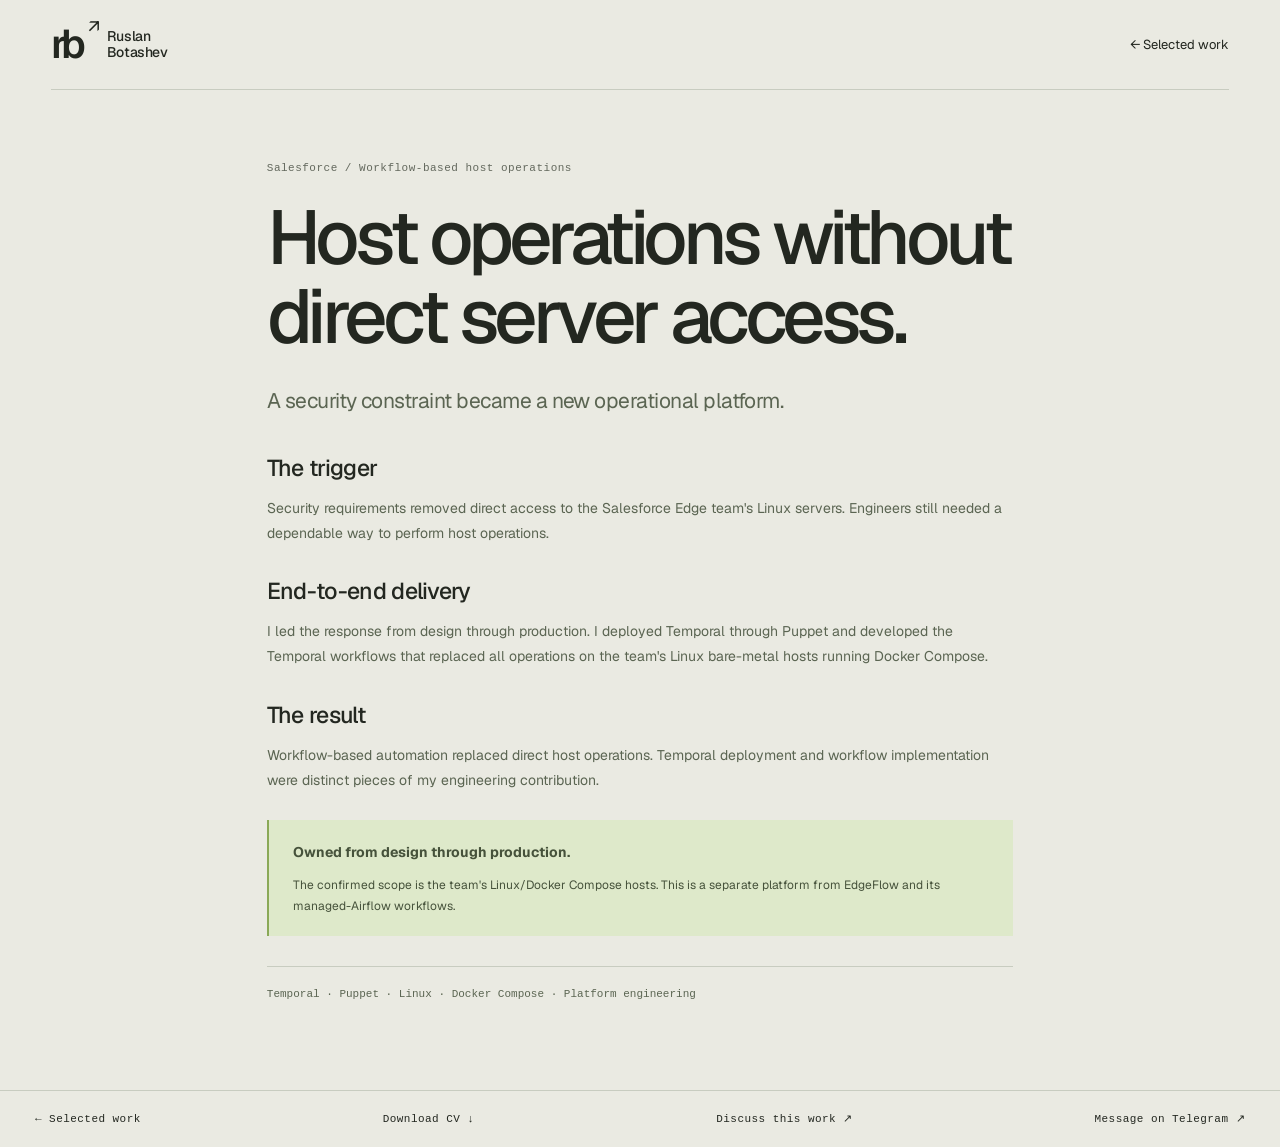
<file: site/work/temporal-host-operations/index.html>
<!doctype html>
<html lang="en">
<head>
  <meta charset="UTF-8">
  <meta name="viewport" content="width=device-width, initial-scale=1">
  <meta name="theme-color" content="#eaeae2">
  <title>Temporal Host Operations at Salesforce — Ruslan Botashev</title>
  <meta name="description" content="A security constraint became a new operational platform.">
  <link rel="canonical" href="https://botashev.com/work/temporal-host-operations/">
  <meta property="og:type" content="article">
  <meta property="og:title" content="Temporal Host Operations at Salesforce — Ruslan Botashev">
  <meta property="og:description" content="A security constraint became a new operational platform.">
  <meta property="og:url" content="https://botashev.com/work/temporal-host-operations/">
  <meta property="og:image" content="https://botashev.com/assets/social-card.png">
  <meta name="twitter:card" content="summary_large_image">
  <link rel="icon" href="../../assets/favicon.svg" type="image/svg+xml">
  <link rel="stylesheet" href="../../styles.css?v=c60e8132026e">
  <script type="application/ld+json">{"@context":"https://schema.org","@type":"Article","@id":"https://botashev.com/work/temporal-host-operations/#case","headline":"Temporal Host Operations at Salesforce","description":"A security constraint became a new operational platform.","mainEntityOfPage":"https://botashev.com/work/temporal-host-operations/","author":{"@id":"https://botashev.com/#person"}}</script>
</head>
<body class="case-page">
  <a class="skip-link" href="#main">Skip to content</a>
  <header class="site-header">
    <a class="brand" href="../../" aria-label="Ruslan Botashev, home"><span class="brand-mark" aria-hidden="true">rb<span>↗</span></span><span>Ruslan<br>Botashev</span></a>
    <a class="text-link" href="../../#work">← Selected work</a>
  </header>
  <main id="main">
    <article id="case-content" aria-labelledby="case-title">
      <p class="eyebrow">Salesforce / Workflow-based host operations</p>
      <h1 id="case-title">Host operations without<br>direct server access.</h1>
      <p class="case-lead">A security constraint became a new operational platform.</p>
      <h2>The trigger</h2><p>Security requirements removed direct access to the Salesforce Edge team's Linux servers. Engineers still needed a dependable way to perform host operations.</p><h2>End-to-end delivery</h2><p>I led the response from design through production. I deployed Temporal through Puppet and developed the Temporal workflows that replaced all operations on the team's Linux bare-metal hosts running Docker Compose.</p><h2>The result</h2><p>Workflow-based automation replaced direct host operations. Temporal deployment and workflow implementation were distinct pieces of my engineering contribution.</p><div class="case-result"><p><strong>Owned from design through production.</strong></p><small>The confirmed scope is the team's Linux/Docker Compose hosts. This is a separate platform from EdgeFlow and its managed-Airflow workflows.</small></div>
      <p class="case-tags">Temporal · Puppet · Linux · Docker Compose · Platform engineering</p>

    </article>
    <div class="dialog-bottom">
      <a href="../../#work">← Selected work</a>
      <a href="../../assets/Ruslan-Botashev-CV.pdf?v=c760c6fb476e" download>Download CV ↓</a>
      <a href="mailto:mail@ruslanbotashev.com">Discuss this work ↗</a>
      <a href="https://t.me/ruslanbotashev" target="_blank" rel="noopener noreferrer">Message on Telegram ↗</a>
    </div>
  </main>
</body>
</html>
</file>
<file: site/styles.css>
@font-face{font-family:SiteGrotesk;src:url("assets/fonts/Geist-Variable.woff2") format("woff2");font-weight:100 900;font-display:swap}
:root{--paper:#eaeae2;--paper-light:#f2f2ec;--ink:#232720;--muted:#63685d;--line:#c8ccc0;--lime:#d2ef98;--dark:#20251f;--mono:"SFMono-Regular",Consolas,"Liberation Mono",monospace;--sans:SiteGrotesk,Arial,Helvetica,sans-serif;--ease:cubic-bezier(.22,1,.36,1)}
*{box-sizing:border-box}html{scroll-behavior:smooth;scroll-padding-top:100px}body{margin:0;background:var(--paper);color:var(--ink);font-family:var(--sans);font-size:16px;-webkit-font-smoothing:antialiased}button,a{-webkit-tap-highlight-color:transparent}a{color:inherit;text-decoration:none}button{font:inherit;color:inherit;cursor:pointer}button:disabled{cursor:default}button,a,summary{touch-action:manipulation}button:focus-visible,a:focus-visible,summary:focus-visible{outline:2px solid #508313;outline-offset:6px}button{border:0;background:none}h1,h2,h3,p{margin:0}h1,h2,h3{font-weight:500}h2{font-size:clamp(44px,5.5vw,84px);line-height:1.02;letter-spacing:-.065em}em{font-family:Georgia,"Times New Roman",serif;font-weight:400;letter-spacing:-.06em}::selection{background:var(--lime);color:var(--ink)}[hidden]{display:none!important}.sr-only{position:absolute;width:1px;height:1px;padding:0;margin:-1px;overflow:hidden;clip:rect(0,0,0,0);white-space:nowrap;border:0}.skip-link{position:fixed;left:20px;top:-100px;z-index:100;padding:12px 20px;background:var(--lime)}.skip-link:focus{top:20px}.read-progress{position:fixed;left:0;top:0;width:100%;height:3px;z-index:100;background:#718b4c;transform-origin:left;transform:scaleX(0)}
.site-header{height:104px;margin:0 4%;display:flex;align-items:center;justify-content:space-between;border-bottom:1px solid var(--line);position:relative;z-index:10}.brand{display:flex;align-items:center;gap:14px;font-size:14px;line-height:1.16;font-weight:500;letter-spacing:-.03em}.brand-mark{font-size:40px;font-weight:600;letter-spacing:-.13em;position:relative;padding-right:12px}.brand-mark>span{font-size:19px;position:absolute;right:-2px;top:-5px;font-weight:400}.site-header nav{display:flex;gap:36px}.site-header nav a{font-size:14px}.site-header nav a span{font:9px var(--mono);vertical-align:super;margin-left:4px;color:var(--muted)}.site-header nav a::after,.text-link::after{content:"";display:block;height:1px;background:currentColor;transform:scaleX(0);transform-origin:left;transition:transform .3s}.site-header nav a:hover::after,.text-link:hover::after{transform:scaleX(1)}.header-contact{padding:13px 18px;background:var(--ink);color:var(--paper);font-size:13px;border-radius:3px}.header-contact span{margin-left:28px}.menu-toggle{display:none}.mobile-nav{position:absolute;z-index:20;left:0;right:0;top:88px;background:var(--paper);padding:24px;border-bottom:1px solid var(--ink)}.mobile-nav a{display:block;font-size:27px;padding:12px 0;letter-spacing:-.04em}.hero{padding:32px 4% 0}.eyebrow,.hero-location,.study-header,.section-kicker,.hero-bottom,.project-meta,.visual-index,.visual-bottom,.small-meta,.timeline-body>span,.toolbox-list>div>span,.site-footer>span,.dialog-top,.dialog-bottom,.study-footnote{font:10px/1.5 var(--mono);letter-spacing:.045em}.hero-topline{display:flex;align-items:center;justify-content:space-between}.eyebrow{display:flex;align-items:center;gap:8px}.square{height:6px;width:6px;background:var(--ink);display:inline-block}.hero-location{font-size:10px;color:var(--muted)}.hero-grid{display:grid;grid-template-columns:1.15fr 1fr;gap:5%;padding:40px 0 42px;align-items:center}.hero-copy{padding:10px 0}.hero h1{font-size:clamp(66px,6.8vw,110px);font-weight:500;letter-spacing:-.075em;line-height:1.02;white-space:nowrap}.hero-line{display:block}.hero-line+.hero-line{margin-top:2px}.period{color:#738858}.hero h1 em{letter-spacing:-.075em}.hero-description{max-width:390px;margin-top:32px;color:#565c50;font-size:17px;line-height:1.6}.hero-actions{display:flex;align-items:center;gap:28px;margin-top:30px}.button{display:inline-flex;align-items:center;justify-content:space-between;gap:32px;padding:17px 23px;font-size:13px;min-height:48px;border-radius:3px;transition:background .3s,transform .3s}.button:hover{transform:translateY(-3px)}.button-dark{background:var(--ink);color:var(--paper)}.button-dark:hover{background:#425137}.button-outline{border:1px solid #919789}.button-outline:hover{background:var(--lime)}.text-link{font-size:13px;padding:8px 0}.text-link span{margin-left:14px}.hero-note{display:flex;align-items:center;gap:14px;margin-top:44px}.note-line{width:36px;height:1px;background:#929a86}.hero-note p{font:10px/1.6 var(--mono);color:#69715f}.system-study{height:480px;background:var(--dark);color:#e4e7da;position:relative;border-radius:5px;overflow:hidden;isolation:isolate}.study-header{display:flex;justify-content:space-between;position:absolute;top:24px;left:24px;right:24px;z-index:2;font-size:9px;color:#b1b9a4}.study-header>span:first-child{display:flex;gap:8px;align-items:center}.status-dot{display:inline-block;width:5px;height:5px;background:var(--lime);border-radius:50%;box-shadow:0 0 12px #c7f89255}#systems-canvas{position:absolute;inset:0;width:100%;height:100%}.study-caption{position:absolute;left:24px;right:24px;bottom:105px;display:flex;justify-content:space-between;align-items:end;pointer-events:none}.study-caption>span:first-child{font:9px/1.6 var(--mono);color:#b9c3ad;letter-spacing:.05em}.study-drag{font:8px var(--mono);color:#8e9984}.study-controls{position:absolute;bottom:39px;left:24px;right:24px;display:flex;border:1px solid #536049;border-radius:3px;padding:4px;gap:3px}.study-controls button{padding:10px 0;font:9px var(--mono);color:#b4bda7;flex:1;border-radius:1px;transition:background .3s,color .3s}.study-controls button.active{background:var(--lime);color:var(--ink)}.study-controls button:hover:not(.active){background:#394132}.study-footnote{position:absolute;bottom:11px;left:24px;right:24px;font-size:8px;color:#8d9882}.career-strip{border-top:1px solid var(--line);border-bottom:1px solid var(--line);display:flex;align-items:center;gap:6%;padding:28px 0}.career-strip>.eyebrow{flex-shrink:0;color:var(--muted);font-size:9px}.company-names{display:flex;align-items:center;justify-content:space-between;gap:30px;flex:1}.company-names>span{font-size:25px;font-weight:600;letter-spacing:-.05em;color:#69705f}.company-names .aws-name{position:relative;font-size:29px}.aws-name>span{position:absolute;bottom:-9px;left:6px;font-size:31px;line-height:1;transform:scaleX(1.4)}.company-names .ibm-name{font-family:Georgia,serif;letter-spacing:.02em;font-weight:700}.company-names .arbital-name{font-weight:500}.arbital-name>span{font-size:17px}.company-names .aeon-name{font-weight:400;letter-spacing:.14em;font-size:20px}.hero-bottom{display:flex;justify-content:space-between;padding:21px 0;color:var(--muted);font-size:8px}.hero-bottom a>span{margin-left:16px}.section-pad{padding:96px 4%}.section-kicker{display:flex;justify-content:space-between;font-size:9px}.section-kicker>span:last-child{color:var(--muted)}.section-heading{display:flex;justify-content:space-between;gap:10%;align-items:end;margin:45px 0 46px}.section-heading>p{font-size:15px;line-height:1.7;color:var(--muted);max-width:300px;margin-bottom:6px}.work{background:var(--paper-light);border-top:1px solid var(--line)}.filters{display:flex;gap:8px;border-bottom:1px solid var(--line);padding-bottom:21px;margin-bottom:34px}.filters button{padding:10px 18px;border:1px solid var(--line);border-radius:2px;font-size:12px;transition:background .2s,border-color .2s}.filters button.active{background:var(--ink);border-color:var(--ink);color:var(--paper)}.filters button:not(.active):hover{border-color:var(--ink)}.filters sup{font:8px var(--mono);margin-left:8px}.project{display:grid;grid-template-columns:1fr 1fr;gap:6%;padding:30px 0 68px;margin-bottom:38px;border-bottom:1px solid var(--line);align-items:center}.project-reverse .project-visual{order:2}.project-visual{height:455px;position:relative;overflow:hidden;border-radius:4px;isolation:isolate}.project-content{padding:8px 0}.project-meta{display:flex;justify-content:space-between;font-size:9px;color:var(--muted);margin-bottom:27px}.project h3{font-size:clamp(35px,3.7vw,56px);line-height:1.04;letter-spacing:-.055em;margin-bottom:17px}.project-deck{font-size:18px!important;line-height:1.4!important;color:var(--ink)!important;margin-bottom:18px!important}.project-content>p:not(.project-deck){font-size:14px;line-height:1.7;color:var(--muted);margin:12px 0}.project-outcome{display:flex;align-items:center;gap:23px;margin:26px 0}.outcome-number{font-size:50px;letter-spacing:-.06em;line-height:1;white-space:nowrap}.outcome-number>span{font-size:24px}.project-outcome>p{font-size:12px;line-height:1.5;max-width:230px}.project-outcome small{display:block;font-size:10px;color:var(--muted);line-height:1.6;margin-top:7px}.case-link{display:flex;align-items:center;justify-content:space-between;border-top:1px solid var(--line);padding:18px 0 0;width:100%;font-size:12px;text-align:left;transition:color .2s}.case-link>span{font-size:23px;transition:transform .3s}.case-link:hover>span{transform:translate(4px,-4px)}.case-link:hover{color:#587137}.visual-index{position:absolute;top:22px;left:22px;font-size:8px;z-index:3}.visual-bottom{position:absolute;bottom:22px;left:22px;right:22px;display:flex;justify-content:space-between;font-size:8px;z-index:3}.flow-visual{background:#252b23;color:#c1cdad}.visual-grid{position:absolute;inset:0;opacity:.2;background-image:linear-gradient(#677356 1px,transparent 1px),linear-gradient(90deg,#677356 1px,transparent 1px);background-size:32px 32px;mask-image:radial-gradient(ellipse at center,#000 15%,transparent 70%)}.flow-inputs{position:absolute;top:96px;left:12%;right:12%;display:flex;justify-content:space-between;gap:8px}.flow-inputs>span{font:8px/1.4 var(--mono);border:1px solid #526147;background:#2b3427;padding:10px 8px;text-align:center;width:33%;border-radius:3px}.flow-inputs:after{content:"";position:absolute;width:68%;height:40px;border:1px solid #6a8156;border-top:0;top:100%;left:16%}.flow-core{position:absolute;left:50%;top:50%;width:185px;height:90px;transform:translate(-50%,-50%);border:1px solid #b6d482;background:#36422b;box-shadow:0 0 50px #9dcc6320;display:flex;align-items:center;justify-content:center;border-radius:4px;z-index:2}.flow-core>span{font-size:29px;letter-spacing:-.04em;color:#daefbd}.flow-core small{display:block;font:7px var(--mono);letter-spacing:.08em;text-align:center;margin-top:7px}.flow-core i{position:absolute;width:8px;height:8px;background:var(--lime);border-radius:50%;top:-5px;animation:signal 3s infinite}.flow-outputs{position:absolute;top:73%;left:15%;right:15%;display:flex;justify-content:space-between;gap:10px}.flow-outputs>span{font:9px var(--mono);padding:9px 7px;border:1px solid #536447;border-radius:20px;width:33%;text-align:center;background:#283023}.flow-outputs:before{content:"";position:absolute;width:68%;height:45px;border:1px solid #6a8156;border-bottom:0;bottom:100%;left:16%}.network-visual{background:#e1e5d9;color:#526247}.network-world{position:absolute;inset:74px 12% 70px;perspective:500px;transform:rotate(-16deg)}.world-ring{position:absolute;border:1px solid #81926e;border-radius:50%;width:270px;height:270px;left:50%;top:50%;margin:-135px}.ring-b{transform:rotateY(55deg)}.ring-c{transform:rotateX(60deg)}.ring-d{transform:rotateX(-30deg) rotateY(-30deg);border-style:dashed;opacity:.6}.world-axis{position:absolute;width:270px;left:50%;top:50%;transform:translateX(-50%);height:1px;background:#7e906b}.map-node{position:absolute;width:7px;height:7px;border-radius:50%;background:#516d35;box-shadow:0 0 0 6px #a8bf842e}.node-a{top:18%;left:35%}.node-b{top:41%;left:83%}.node-c{top:77%;left:25%}.node-d{top:62%;left:66%}.node-e{top:25%;left:58%}.world-orbit{position:absolute;width:300px;height:300px;top:50%;left:50%;margin:-150px;border:1px solid #8ba16f50;border-radius:50%;animation:orbit 20s linear infinite}.world-orbit i{width:8px;height:8px;background:#4b7134;display:block;position:absolute;left:50%;top:-4px;border-radius:50%;box-shadow:0 0 15px #738f46}.network-label{position:absolute;top:51%;font:10px/1.7 var(--mono)}.network-label>span{font-size:6px}.label-left{left:8%}.label-right{right:8%;text-align:right}.isp-visual{background:#d3eb9f;color:#31402a}.isp-type{font-size:clamp(54px,6.9vw,100px);line-height:.95;letter-spacing:-.075em;position:absolute;top:22%;left:9%;z-index:2}.isp-type em{font-size:.95em}.isp-network{position:absolute;top:71%;left:10%;right:10%;display:flex;align-items:center;gap:12px}.isp-network>span{font:9px var(--mono);border:1px solid #7c965c;padding:10px;border-radius:3px}.isp-network>i{height:1px;flex:1;background:#7c965c}.isp-visual:after{content:"";position:absolute;width:330px;height:330px;border:1px solid #9cb97577;border-radius:50%;top:10%;left:28%;box-shadow:0 0 0 33px #a7c67b22,0 0 0 66px #a7c67b11}.aeon-visual{background:#252d38;color:#bfc9da;background-image:radial-gradient(ellipse at 60% 65%,#47616a88,transparent 60%),radial-gradient(#9baab6 0.7px,transparent 1px);background-size:100% 100%,39px 41px}.planet{position:absolute;width:185px;height:185px;top:43%;left:50%;transform:translate(-50%,-50%);border-radius:50%;background:radial-gradient(circle at 31% 28%,#c7d6bd 0%,#819a92 22%,#3c555d 50%,#18232d 76%);box-shadow:-15px -6px 40px #b4d3ca12,inset -18px -10px 32px #111a23}.planet-ring{position:absolute;left:-77px;top:58px;width:340px;height:70px;border:13px solid #a8b6b355;border-left-color:#b5c5b888;border-bottom-color:#cbd8c4aa;border-radius:50%;transform:rotate(-27deg);box-shadow:0 5px 0 #d2e3c71c,0 10px 0 #d2e3c712}.aeon-path{position:absolute;top:77%;left:12%;right:12%;display:flex;align-items:center;justify-content:space-between;gap:10px}.aeon-path>span{font:8px var(--mono)}.aeon-path>i{font-style:normal;color:#c7ddad}.project-pair{display:grid;grid-template-columns:1fr 1fr;gap:28px}.project-small{padding:32px;background:#e2e5db;border-radius:4px;display:flex;flex-direction:column;align-items:start}.project-small-lime{background:#d9e7bb}.small-meta{display:flex;align-items:center;justify-content:space-between;width:100%;margin-bottom:45px}.mini-glyph{font-size:39px;line-height:1}.project-small>.eyebrow{font-size:8px;color:var(--muted)}.project-small h3{font-size:clamp(30px,3.4vw,50px);line-height:1.05;letter-spacing:-.055em;margin:18px 0}.project-small>p{font-size:14px;line-height:1.8;color:#5b6650;max-width:450px}.small-tags{display:flex;gap:8px;margin:22px 0 34px;flex-wrap:wrap}.small-tags>span{font:9px var(--mono);border:1px solid #a8b19a;padding:7px 9px;border-radius:2px}.project-small>.case-link{margin-top:auto;border-color:#abb69c}.about{background:var(--dark);color:#e6e9db}.about .section-kicker>span:last-child{color:#909d81}.about-grid{display:grid;grid-template-columns:1fr 1fr;gap:8%;padding-top:66px}.large-asterisk{font-size:83px;line-height:1;color:var(--lime);display:inline-block;margin-bottom:30px;animation:asterisk 40s linear infinite}.about-copy{padding-top:20px}.about-copy>.lead{font-size:28px;line-height:1.35;letter-spacing:-.04em;color:#edf0e6}.about-copy>p{font-size:15px;line-height:1.8;color:#b8c1ad;margin-bottom:23px}.about-copy>.text-link{display:inline-block;color:var(--lime);margin-top:6px}.capabilities{display:grid;grid-template-columns:repeat(3,1fr);gap:50px;margin-top:80px;padding-top:28px;border-top:1px solid #515c45}.capabilities>div>span{font:9px var(--mono);color:#a9bd8a}.capabilities h3{font-size:20px;letter-spacing:-.04em;margin:21px 0 12px}.capabilities p{font-size:13px;line-height:1.7;color:#a6b29a;max-width:280px}.experience{border-bottom:1px solid var(--line)}.experience-heading{display:flex;align-items:end;justify-content:space-between;gap:30px;margin:47px 0 58px}.experience-heading .button{margin-bottom:8px}.timeline{border-top:1px solid #9da591}.timeline details{border-bottom:1px solid #b7bfab}.timeline summary{display:grid;grid-template-columns:18% 35% 1fr 25px;align-items:center;gap:16px;padding:27px 0;list-style:none;cursor:pointer}.timeline summary::-webkit-details-marker{display:none}.timeline-date{font:10px var(--mono);color:var(--muted)}.timeline-company{font-size:26px;letter-spacing:-.04em}.timeline-role{font-size:12px;color:var(--muted)}.timeline-toggle{font-size:24px;font-weight:300;transition:transform .3s}.timeline details[open] .timeline-toggle{transform:rotate(45deg)}.timeline-body{display:grid;grid-template-columns:18% 1fr;gap:16px;padding:8px 8% 30px 0;animation:body-in .4s var(--ease)}.timeline-body>span{font-size:8px;color:var(--muted);padding-top:3px;line-height:1.8}.timeline-body p{font-size:14px;line-height:1.7;color:#606957;max-width:650px;margin-bottom:12px}.toolbox{display:grid;grid-template-columns:1fr 1fr;gap:10%}.toolbox h2{font-size:clamp(40px,4.3vw,65px);margin-top:28px}.toolbox-heading>.eyebrow{color:var(--muted);font-size:9px}.toolbox-list>div{padding:18px 0;border-bottom:1px solid var(--line)}.toolbox-list>div:first-child{padding-top:0}.toolbox-list>div>span{font-size:8px;color:var(--muted)}.toolbox-list p{font-size:14px;line-height:1.8;margin-top:11px}.contact{background:var(--lime);padding-top:62px;padding-bottom:62px}.contact .section-kicker>span:last-child{color:#52613e}.contact-main{display:flex;align-items:center;justify-content:space-between;gap:40px;margin:56px 0 52px}.contact h2{font-size:clamp(48px,6.5vw,98px);letter-spacing:-.07em}.contact-arrow{width:130px;height:130px;flex-shrink:0;border:1px solid #91ad6b;border-radius:50%;display:flex;align-items:center;justify-content:center;font-size:90px;font-weight:200;transition:background .4s,transform .4s}.contact-arrow:hover{background:var(--ink);color:var(--lime);transform:rotate(45deg)}.contact-bottom{padding-top:35px;border-top:1px solid #abc77e;display:flex;justify-content:space-between;gap:30px}.contact-bottom p{font-size:13px;line-height:1.7;color:#546640;margin-bottom:22px}.email-link{font-size:25px;letter-spacing:-.04em;display:block}.email-link>span{font-size:20px;margin-left:10px}.copy-email{display:inline-flex;align-items:center;gap:14px;font:10px var(--mono);padding:15px 0 0}.copy-status{font-size:10px;display:inline-block;margin-left:15px}.contact-links{width:200px}.contact-links a{display:flex;align-items:center;justify-content:space-between;gap:30px;padding:12px 0;border-bottom:1px solid #a7c17e;font-size:12px}.site-footer{padding:30px 4%;display:flex;align-items:center;justify-content:space-between;gap:24px}.footer-name{font-size:12px;font-weight:500}.footer-name>span{display:block;font:8px var(--mono);margin-top:6px;color:var(--muted)}.site-footer>span{font-size:8px;color:var(--muted)}.motion-toggle{font:9px var(--mono);display:flex;align-items:center;gap:7px;min-height:44px}.motion-toggle i{display:block;width:21px;height:12px;background:#69834b;border-radius:10px;position:relative}.motion-toggle i:after{content:"";position:absolute;width:8px;height:8px;border-radius:50%;background:var(--paper);left:11px;top:2px;transition:left .3s}.motion-toggle[aria-pressed=true] i{background:#8b9380}.motion-toggle[aria-pressed=true] i:after{left:2px}.back-top{font:9px var(--mono);min-height:44px;display:flex;align-items:center}.noscript-note{padding:20px 4%;font-size:12px}
dialog{border:0;padding:0;width:min(850px,calc(100% - 32px));max-height:90svh;background:var(--paper-light);color:var(--ink);border-radius:5px;box-shadow:0 40px 100px #0004;overscroll-behavior:contain}dialog::backdrop{background:#16200dd9;backdrop-filter:blur(7px)}dialog[open]{animation:dialog-in .4s var(--ease)}.dialog-top{display:flex;justify-content:space-between;align-items:center;padding:25px 35px;border-bottom:1px solid var(--line);position:sticky;top:0;background:var(--paper-light);z-index:2;font-size:8px}.dialog-close{display:flex;align-items:center;gap:15px;min-height:32px;font-size:12px}.dialog-close>span{font-size:26px}#case-content{padding:40px 48px 30px}#case-content>.eyebrow{font-size:9px;color:var(--muted);margin-bottom:20px}#case-content h2{font-size:58px;letter-spacing:-.055em;margin-bottom:20px}#case-content .case-lead{font-size:21px;line-height:1.5;letter-spacing:-.025em;margin-bottom:34px}#case-content h3{font-size:20px;letter-spacing:-.025em;margin:27px 0 12px}#case-content p,#case-content li{font-size:14px;line-height:1.8;color:#5b6552}#case-content ul{padding-left:18px}#case-content .case-result{background:#dee9ca;border-left:2px solid #8aa957;padding:20px 24px;margin:27px 0}#case-content .case-result p{color:#46523b}#case-content .case-result small{display:block;font:10px/1.7 var(--mono);color:#626e55;margin-top:10px}#case-content .case-links{display:flex;gap:25px;flex-wrap:wrap;margin-top:30px}.case-links a{font-size:12px;border-bottom:1px solid var(--ink);padding:5px 0}.dialog-bottom{padding:20px 35px;border-top:1px solid var(--line);display:flex;flex-wrap:wrap;justify-content:space-between;gap:20px;font-size:8px}.dialog-bottom>a{font-size:11px}body.dialog-open{overflow:hidden}
.reveal-ready .reveal{opacity:0;transform:translateY(28px);transition:opacity .8s var(--ease),transform 1s var(--ease)}.reveal-ready .reveal.visible{opacity:1;transform:none}.hero-copy{animation:body-in 1s var(--ease) both}.system-study{animation:body-in 1s .12s var(--ease) both}.motion-off *, .motion-off *:before,.motion-off *:after{animation:none!important;transition:none!important}.motion-off{scroll-behavior:auto}.motion-off .reveal{opacity:1!important;transform:none!important}
@keyframes signal{0%,100%{box-shadow:0 0 0 0 #cee99b55}70%{box-shadow:0 0 0 14px #cee99b00}}@keyframes orbit{to{transform:rotate(360deg)}}@keyframes asterisk{to{transform:rotate(360deg)}}@keyframes body-in{from{opacity:0;transform:translateY(18px)}to{opacity:1;transform:none}}@keyframes dialog-in{from{opacity:0;transform:translateY(20px) scale(.98)}to{opacity:1;transform:none}}
.project-pair.single-project{grid-template-columns:1fr}.project-pair.single-project>.project-small>p{max-width:700px}.case-tags{font:10px/1.8 var(--mono)!important;margin-top:30px!important;padding-top:18px;border-top:1px solid var(--line)}
@media(min-width:1600px){.site-header,.hero,.section-pad,.site-footer{padding-left:max(4%,calc((100vw - 1472px)/2));padding-right:max(4%,calc((100vw - 1472px)/2))}.site-header{margin:0}.hero h1{font-size:110px}.system-study{height:525px}.project-visual{height:520px}}
@media(max-width:1100px){.hero-grid{gap:3%;grid-template-columns:1.12fr 1fr}.hero h1{font-size:7.1vw}.system-study{height:430px}.hero-note{margin-top:28px}.hero-description{font-size:15px;max-width:320px}.hero-actions{gap:18px}.hero-actions .button{padding:15px 16px;gap:20px}.study-drag{display:none}.company-names>span{font-size:23px}.project{gap:5%}.project-visual{height:415px}.flow-inputs{left:6%;right:6%}.flow-inputs>span{font-size:7px}.project-outcome{gap:15px}.outcome-number{font-size:43px}.outcome-number>span{font-size:21px}.project-outcome>p{font-size:11px}.timeline-company{font-size:22px}.timeline summary{grid-template-columns:16% 32% 1fr 20px}.timeline-body{grid-template-columns:16% 1fr}.network-label{top:55%}.label-left{left:5%}.label-right{right:5%}}
@media(max-width:800px){html{scroll-padding-top:25px}.site-header{height:88px;margin:0 5%}.site-header nav{gap:19px}.header-contact{display:none}.hero{padding:25px 5% 0}.hero-location{display:none}.hero-grid{grid-template-columns:1fr;padding:30px 0 35px;gap:34px}.hero h1{font-size:clamp(65px,11vw,96px);white-space:normal}.hero-description{max-width:430px;font-size:16px;margin-top:24px}.hero-note{display:none}.system-study{height:460px}.hero-actions{margin-top:26px;gap:30px}.career-strip{display:block;padding:24px 0}.career-strip>.eyebrow{margin-bottom:25px}.company-names{gap:20px}.company-names>span{font-size:22px}.hero-bottom{font-size:7px}.section-pad{padding:65px 5%}.section-kicker{font-size:8px}.section-kicker>span:last-child{display:none}.section-heading{margin:36px 0;gap:30px}.section-heading>p{max-width:240px;font-size:13px}.filters{gap:7px;margin-bottom:25px;flex-wrap:wrap}.filters button{font-size:11px;padding:9px 13px}.project{grid-template-columns:1fr;gap:25px;padding:12px 0 42px;margin-bottom:30px}.project-reverse .project-visual{order:0}.project-visual{height:440px}.project-content{padding:0}.project-meta{margin-bottom:21px}.project h3{font-size:45px}.project-content>p:not(.project-deck){font-size:15px;max-width:590px}.project-outcome{gap:24px;margin:26px 0}.project-outcome>p{font-size:12px;max-width:300px}.outcome-number{font-size:52px}.outcome-number>span{font-size:26px}.case-link{padding-top:19px}.flow-inputs{left:12%;right:12%}.flow-inputs>span{font-size:8px}.isp-type{font-size:88px}.project-pair{gap:20px;grid-template-columns:1fr}.project-small{padding:28px}.project-small h3{font-size:42px}.small-meta{margin-bottom:30px}.small-tags{margin-bottom:25px}.project-small>p{max-width:550px}.about-grid{gap:6%;padding-top:45px}.about h2{font-size:50px}.about-copy>.lead{font-size:23px}.about-copy>p{font-size:14px}.capabilities{gap:25px;margin-top:50px}.capabilities h3{font-size:17px}.capabilities p{font-size:12px}.experience-heading{margin:35px 0 40px;align-items:start}.experience h2{font-size:48px}.experience-heading .button{padding:14px;font-size:11px;gap:20px;white-space:nowrap}.timeline summary{grid-template-columns:21% 1fr 20px;gap:12px;position:relative;padding:25px 0 43px}.timeline-role{position:absolute;left:calc(21% + 10px);bottom:20px;font-size:10px}.timeline-company{font-size:22px}.timeline-date{font-size:9px}.timeline-body{grid-template-columns:21% 1fr;gap:12px;padding-right:0}.timeline-body>span{font-size:7px}.timeline-body p{font-size:13px}.toolbox{gap:6%;grid-template-columns:1fr 1.1fr}.toolbox h2{font-size:44px}.toolbox-list p{font-size:13px}.contact-main{margin:35px 0;gap:25px}.contact h2{font-size:8vw}.contact-arrow{height:90px;width:90px;font-size:60px}.site-footer{padding:24px 5%;gap:20px;flex-wrap:wrap}.site-footer>span{display:none}.email-link{font-size:23px}.contact-links{width:150px}}
@media(max-width:480px){.site-header nav{display:none}.menu-toggle{display:flex;flex-direction:column;gap:6px;padding:12px 0 12px 14px;min-width:44px;min-height:44px;align-items:end;justify-content:center}.menu-toggle>span{width:25px;height:1px;background:var(--ink);transition:transform .3s}.menu-toggle[aria-expanded=true]>span:first-child{transform:translateY(3.5px) rotate(45deg)}.menu-toggle[aria-expanded=true]>span:last-child{transform:translateY(-3.5px) rotate(-45deg)}.brand-mark{font-size:35px}.brand{font-size:12px}.hero-topline .eyebrow{font-size:8px}.hero-grid{padding-top:29px}.hero h1{font-size:14.1vw}.hero-description{font-size:15px;line-height:1.65;max-width:320px}.hero-actions{gap:24px}.hero-actions .button{font-size:12px;gap:25px}.text-link{font-size:12px}.system-study{height:380px}.study-header{top:20px;left:20px;right:20px;font-size:8px}.study-caption{left:20px;bottom:98px}.study-controls{left:20px;right:20px;bottom:36px}.study-footnote{left:20px;font-size:7px}.study-controls button{font-size:8px}.study-caption>span:first-child{font-size:8px}.company-names{gap:12px}.company-names>span{font-size:17px}.company-names .aws-name{font-size:23px}.company-names .aeon-name{font-size:14px}.company-names .ibm-name{font-size:20px}.aws-name>span{font-size:25px;bottom:-8px}.hero-bottom>span{max-width:170px;line-height:1.7}.hero-bottom a{display:flex;align-items:center}.hero-bottom a>span{margin-left:10px}.section-heading{display:block}.section-heading h2{font-size:50px}.section-heading>p{margin-top:24px;max-width:300px;font-size:14px}.filters button{font-size:10px;padding:9px 10px}.filters sup{font-size:7px;margin-left:5px}.project-visual{height:345px}.project h3{font-size:40px}.project-meta{font-size:8px}.project-deck{font-size:17px!important}.project-content>p:not(.project-deck){font-size:14px}.project-outcome{align-items:start;gap:18px}.outcome-number{font-size:40px}.outcome-number>span{font-size:20px}.project-outcome>p{font-size:11px}.project-outcome small{font-size:9px}.compact-outcome{display:block}.compact-outcome>p{margin-top:14px;max-width:280px}.flow-inputs{top:75px;left:7%;right:7%}.flow-inputs>span{font-size:6px;padding:9px 5px}.flow-inputs:after{height:28px}.flow-core{width:150px;height:75px;top:51%}.flow-core>span{font-size:25px}.flow-core small{font-size:6px}.flow-outputs{top:75%;left:8%;right:8%}.flow-outputs>span{font-size:7px;padding:7px 4px}.flow-outputs:before{height:39px}.visual-bottom,.visual-index{font-size:7px;left:18px;right:18px}.visual-index{top:18px}.visual-bottom{bottom:18px}.network-world{inset:60px 13% 60px}.world-ring{width:220px;height:220px;margin:-110px}.world-axis{width:220px}.world-orbit{width:245px;height:245px;margin:-122.5px}.network-label{font-size:8px;top:53%}.network-label>span{font-size:5px}.isp-type{font-size:70px;left:9%}.isp-network{left:9%;right:9%;gap:6px}.isp-network>span{font-size:7px;padding:8px}.planet{width:150px;height:150px}.planet-ring{width:275px;height:60px;left:-62px;top:45px;border-width:10px}.aeon-path{left:9%;right:9%}.aeon-path>span{font-size:7px}.project-small h3{font-size:36px}.about-grid{grid-template-columns:1fr;gap:22px}.large-asterisk{font-size:65px;margin-bottom:24px}.about h2{font-size:54px}.about-copy>.lead{font-size:25px}.about-copy{padding-top:10px}.capabilities{grid-template-columns:1fr;gap:25px;margin-top:38px}.capabilities>div{display:grid;grid-template-columns:28px 1fr;column-gap:10px;align-items:center}.capabilities h3{margin:0;font-size:20px}.capabilities p{grid-column:2;margin-top:10px;max-width:300px;font-size:13px}.experience-heading{display:block}.experience-heading .button{margin-top:26px}.experience h2{font-size:49px}.timeline-date{font-size:8px}.timeline-company{font-size:19px}.timeline-role{font-size:8px;bottom:18px}.timeline summary{gap:10px}.timeline-body{display:block;padding:0 0 20px}.timeline-body>span{display:block;margin-bottom:15px}.toolbox{grid-template-columns:1fr;gap:35px}.toolbox h2{font-size:48px}.toolbox-list p{font-size:14px}.contact h2{font-size:10.5vw}.contact-main{align-items:end;gap:15px}.contact-arrow{width:55px;height:55px;font-size:38px;margin-bottom:5px}.contact-bottom{display:block;padding-top:25px}.email-link{font-size:23px;white-space:nowrap;letter-spacing:-.045em}.email-link>span{margin-left:4px;font-size:18px}.contact-links{margin-top:25px;width:100%;display:flex;flex-wrap:wrap;gap:12px 20px}.contact-links>a{flex:1 1 calc(50% - 10px);font-size:10px;gap:10px}.contact .section-kicker{font-size:8px}.site-footer{gap:15px}.footer-name{font-size:11px}.motion-toggle{font-size:8px;gap:4px}.back-top{font-size:8px}.dialog-top{padding:17px 22px;font-size:7px}#case-content{padding:28px 24px}#case-content h2{font-size:43px}#case-content .case-lead{font-size:18px}#case-content p,#case-content li{font-size:13px}.dialog-bottom{display:block;padding:20px 24px}.dialog-bottom>a{display:block;margin-top:12px}dialog{max-height:92svh}}
@media(prefers-reduced-motion:reduce){html:not(.motion-explicit-on){scroll-behavior:auto}html:not(.motion-explicit-on) *,html:not(.motion-explicit-on) *:before,html:not(.motion-explicit-on) *:after{animation:none!important;transition:none!important}.reveal-ready:not(.motion-explicit-on) .reveal{opacity:1;transform:none}}

/* Review refinements: readable information, resilient navigation, deliberate hierarchy. */
.nav-contact{display:none}
.hero-description{font-size:17px;max-width:420px}
.hero-note{margin-top:26px}
.hero-note p{font:12px/1.65 var(--sans);color:#525d47}
.hero-location{font-size:11px;color:#56614c}
.company-names>span{font-family:var(--sans);font-size:21px;font-weight:500;letter-spacing:-.035em}
.company-names>span:nth-child(2){font-size:19px}
.study-header{align-items:center;top:12px;gap:10px}
.study-header>span:first-child{font-size:9px;letter-spacing:0}
.hero-motion{font-size:10px;min-height:44px;gap:5px;color:#c6d4b2;white-space:nowrap}
.hero-motion i{width:19px;height:11px;background:#5e6c50}
.hero-motion i:after{left:2px;width:7px;height:7px}
.hero-motion[aria-pressed=true] i,.motion-toggle[aria-pressed=true] i{background:#75944d}
.hero-motion[aria-pressed=true] i:after{left:10px}
.study-controls button{font-size:11px;min-height:44px;padding:10px 2px}
.study-controls{bottom:39px}
.study-caption{bottom:113px}
.study-caption>span:first-child{font-size:10px;line-height:1.6}
.study-footnote{font-size:9px;color:#a5b394;bottom:12px}
.work-index{display:grid;grid-template-columns:repeat(3,1fr);column-gap:32px;margin:0 0 31px}
.work-index>a{position:relative;padding:21px 30px 21px 0;border-top:1px solid var(--line);display:flex;flex-direction:column;gap:7px;transition:color .2s}
.work-index>a>span{font:9px/1.5 var(--mono);color:#626d56}
.work-index strong{font-weight:500;font-size:17px;line-height:1.25;letter-spacing:-.025em}
.work-index small{font-size:11px;line-height:1.5;color:#626d56}
.work-index i{position:absolute;right:0;top:20px;font-style:normal;font-size:21px;transition:transform .25s}
.work-index>a:hover{color:#557432}.work-index>a:hover>i{transform:translate(3px,3px)}
.project-pair{margin:12px 0 60px}
.project-small>p+p{margin-top:14px}
.project-small>p{font-size:15px;line-height:1.75}
.project-small>p>strong{font-weight:600;color:#38482b}
.project-outcome small{font-size:12px;line-height:1.65;color:#535f47}
.project-outcome>p{font-size:13px}
.visual-index,.visual-bottom{font-size:9px}
.visual-bottom{gap:15px;line-height:1.7}
.visual-bottom>span{text-align:right}
.flow-diagram{position:absolute;top:64px;bottom:62px;left:12%;right:12%;display:flex;flex-direction:column;align-items:center;justify-content:center}
.flow-diagram>p{font:11px/1.5 var(--mono);color:#afc293;text-align:center;margin-bottom:17px}
.flow-layer{display:flex;flex-direction:column;align-items:center;justify-content:center;gap:6px;text-align:center;width:100%;max-width:300px;padding:14px 12px;background:#2b3426;border:1px solid #657b4c;border-radius:3px;position:relative;z-index:1}
.flow-layer strong{font-size:20px;font-weight:400;letter-spacing:-.035em;color:#e0edcc}
.flow-layer span{font:10px/1.5 var(--mono);color:#bbcea2}
.raf-layer{border-color:#c0df88;background:#35432a;box-shadow:0 0 35px #a9cf7020}
.flow-connector{width:1px;height:24px;min-height:16px;background:#718d52;position:relative}
.flow-connector:after{content:"";position:absolute;width:4px;height:6px;border-radius:2px;background:#d2ef98;left:-1.5px;animation:operation-path 2.8s linear infinite}
.network-label{font-size:12px}.network-label>span{font-size:9px;display:inline-block;margin-top:3px}
.aeon-path>span{font-size:10px}
.isp-network>span{font-size:11px}
.timeline-date{font-size:11px;line-height:1.6;max-width:165px}
.timeline-role{font-size:13px}
.timeline-body>span{font-size:10px}
#case-content .case-result small{font:12px/1.7 var(--sans);color:#46523b}
#case-content>.eyebrow{font-size:11px;line-height:1.6}
#case-content .case-tags{font-size:11px!important}
.dialog-top{font-size:10px}
.dialog-bottom{font-size:10px}
.dialog-full-case{font-size:12px!important}
.motion-toggle{font-size:11px;gap:7px}
.motion-toggle i:after{left:2px}
.motion-toggle[aria-pressed=true] i:after{left:11px}
.reveal-ready .section-kicker.reveal,.reveal-ready .filters.reveal{transition-duration:.4s;transform:translateY(10px)}
.reveal-ready .section-heading.reveal,.reveal-ready .experience-heading.reveal{transition-duration:.65s;transform:translateY(17px)}
.reveal-ready .project.reveal,.reveal-ready .project-small.reveal{transition-duration:.55s;transform:translateY(14px)}
.reveal-ready .reveal.visible{transform:none}
.case-page #case-content{max-width:900px;margin:0 auto;padding:70px 6% 85px}
.case-page #case-content h1{font-size:clamp(46px,6vw,76px);line-height:1.05;letter-spacing:-.06em;margin:0 0 28px}
.case-page .site-header{height:90px}
.case-page .case-return{display:flex;align-items:center;gap:25px;margin-top:45px;padding-top:25px;border-top:1px solid var(--line);flex-wrap:wrap;font-size:13px}
.case-page #case-content .case-lead{margin-bottom:36px}
html:not(.motion-ready) .motion-toggle,html:not(.filters-ready) .filters{display:none}
html:not(.canvas-ready) .study-controls{visibility:hidden}
html:not(.js) .system-study{display:none}
html:not(.js) .hero-grid{grid-template-columns:1fr}
html:not(.js) .copy-email{display:none}
@keyframes operation-path{0%{top:0;opacity:0}20%{opacity:1}80%{opacity:1}100%{top:100%;opacity:0}}
@media(max-width:1100px){.hero-description{font-size:16px}.company-names>span{font-size:19px}.company-names>span:nth-child(2){font-size:17px}.work-index{column-gap:23px}.work-index strong{font-size:16px}}
@media(max-width:800px){
  .nav-contact{display:block}
  .site-header nav{gap:20px}.site-header nav a{font-size:13px}
  .hero-topline{align-items:start;gap:14px;flex-wrap:wrap}
  .hero-location{display:block;font-size:11px}
  .hero-note{display:flex;margin-top:23px}.hero-note p{font-size:12px}
  .hero-description{max-width:470px;font-size:16px}
  .company-names{flex-wrap:wrap;justify-content:start;gap:18px 32px}
  .company-names>span{font-size:20px}.company-names>span:nth-child(2){font-size:18px}
  .work-index{grid-template-columns:repeat(2,1fr);column-gap:24px}
  .work-index strong{font-size:17px}.work-index>a{padding-top:18px;padding-bottom:18px}
  .project-pair{margin-bottom:40px}
  .visual-bottom{font-size:9px}
  .timeline-date{font-size:10px}.timeline-role{font-size:12px}
  .timeline-body>span{font-size:9px}
  .flow-diagram{left:15%;right:15%}
}
@media(max-width:600px){
  .site-header nav{display:none}
  .nav-ready .menu-toggle{display:flex;flex-direction:column;gap:6px;padding:12px 0 12px 14px;min-width:44px;min-height:44px;align-items:end;justify-content:center}
  .menu-toggle>span{width:25px;height:1px;background:var(--ink);transition:transform .3s}
  .menu-toggle[aria-expanded=true]>span:first-child{transform:translateY(3.5px) rotate(45deg)}
  .menu-toggle[aria-expanded=true]>span:last-child{transform:translateY(-3.5px) rotate(-45deg)}
  html:not(.nav-ready) .menu-toggle{display:none}
  html:not(.nav-ready) .mobile-nav[hidden]{display:flex!important;position:static;gap:0 24px;flex-wrap:wrap;padding:15px 5%;border-bottom:1px solid var(--line)}
  html:not(.nav-ready) .mobile-nav a{font-size:14px;padding:8px 0}
  .work-index strong{font-size:16px}
}
@media(max-width:480px){
  .hero-topline{gap:12px}.hero-topline>.eyebrow{font-size:8px}.hero-location{font-size:11px}
  .hero h1{font-size:13.8vw}.hero-grid{padding-top:25px;gap:28px}
  .hero-description{font-size:15px;max-width:340px;margin-top:23px}
  .hero-note{margin-top:20px}.hero-note p{font-size:12px}
  .note-line{width:25px}
  .company-names{gap:16px 25px}.company-names>span{font-size:18px}.company-names>span:nth-child(2){font-size:16px}
  .study-header{left:17px;right:17px;top:10px;gap:4px}
  .study-header>span:first-child{font-size:8px}.hero-motion{font-size:10px;gap:4px;min-height:44px}
  .hero-motion i{display:none}
  .study-controls{left:18px;right:18px;bottom:36px}.study-controls button{font-size:10px;min-height:44px;padding:8px 1px}
  .study-caption{left:18px;right:18px;bottom:105px}.study-caption>span:first-child{font-size:10px}
  .study-footnote{font-size:8px;left:18px;bottom:11px}
  .work-index{column-gap:18px;margin-bottom:25px}.work-index>a{padding-right:18px;gap:6px;min-height:112px}
  .work-index>a>span{font-size:8px}.work-index strong{font-size:15px;line-height:1.3}.work-index small{font-size:11px}
  .work-index i{font-size:17px;top:17px}
  .filters{gap:6px}.filters button{font-size:12px;padding:10px 12px;min-height:44px}
  .project-content>p:not(.project-deck){font-size:15px}
  .project-small>p{font-size:15px}
  .project-outcome small{font-size:12px;line-height:1.65}.project-outcome>p{font-size:13px}
  .project-outcome{gap:18px}.outcome-number{font-size:39px}.outcome-number>span{font-size:19px}
  .project-meta{font-size:10px;line-height:1.7;gap:12px}
  .visual-index,.visual-bottom{font-size:8px}
  .flow-diagram{left:11%;right:11%;top:55px;bottom:57px}
  .flow-diagram>p{font-size:10px;margin-bottom:11px}.flow-layer{gap:5px;padding:11px 8px}.flow-layer strong{font-size:18px}.flow-layer span{font-size:10px}.flow-connector{height:18px;min-height:12px}
  .flow-visual .visual-bottom{font-size:7px;gap:10px}
  .network-label{font-size:11px}.network-label>span{font-size:8px}
  .aeon-path{left:7%;right:7%;gap:7px}.aeon-path>span{font-size:9px}
  .isp-network>span{font-size:10px}
  .timeline summary{grid-template-columns:25% 1fr 20px;gap:10px;padding-top:26px;padding-bottom:43px}
  .timeline-company{font-size:21px;line-height:1.3}.timeline-role{left:calc(25% + 8px);font-size:11px;max-width:63%;line-height:1.5;bottom:15px}
  .timeline-date{font-size:10px;line-height:1.5}.timeline-body>span{font-size:10px}
  .timeline-body p{font-size:14px}
  .contact .section-kicker>span:last-child{display:none}
  #case-content>.eyebrow{font-size:10px}#case-content p,#case-content li{font-size:15px}
  #case-content .case-result small{font-size:12px}
  .dialog-top{font-size:9px}.dialog-bottom{font-size:11px}
  .motion-toggle{font-size:10px}.motion-toggle i{width:19px}.motion-toggle[aria-pressed=true] i:after{left:9px}
  .case-page .site-header{height:80px}.case-page #case-content{padding:45px 6% 65px}.case-page #case-content h1{font-size:44px}
  .case-page .case-return{gap:20px;line-height:1.7}
}

.case-page #case-content h2{font-size:23px;line-height:1.35;letter-spacing:-.03em;margin:30px 0 12px}
@media(max-width:480px){.case-page #case-content h2{font-size:22px}}
/* Dates and role labels use real rows; their heights may grow independently. */
@media(max-width:800px){
  .timeline summary{grid-template-columns:21% 1fr 24px;grid-template-rows:auto auto;column-gap:16px;row-gap:8px;align-items:start;padding:24px 0}
  .timeline-date{grid-column:1;grid-row:1 / span 2;align-self:start;max-width:none}
  .timeline-company{grid-column:2;grid-row:1;line-height:1.3}
  .timeline-role{position:static;left:auto;bottom:auto;grid-column:2;grid-row:2;max-width:none;font-size:12px;line-height:1.6}
  .timeline-toggle{grid-column:3;grid-row:1 / span 2;align-self:start}
}
@media(max-width:480px){.timeline summary{grid-template-columns:25% 1fr 20px;column-gap:10px}}

/* Personal identity and career context. Authentic artwork keeps its proportions. */
.career-strip{gap:4%;padding:24px 0}
.career-strip>.eyebrow{flex:0 0 auto;font-size:10px}
.company-logos{list-style:none;margin:0;padding:0;display:grid;grid-template-columns:repeat(5,minmax(0,1fr));align-items:center;gap:20px;flex:1;min-width:0}
.company-logos>li{display:flex;align-items:center;justify-content:center;height:70px;min-width:0}
.company-logos img{display:block;width:100%;height:100%;max-width:130px;max-height:60px;object-fit:contain;filter:grayscale(1)}
.company-logos .logo-salesforce img{max-width:90px;max-height:64px}
.company-logos .logo-aws img{max-width:108px;max-height:60px}
.company-logos .logo-arbital img{max-width:70px;max-height:70px}
.company-logos .logo-aeon img{max-width:124px;max-height:48px}
/* Crop only the transparent padding around the original IBM raster artwork. */
.company-logos .logo-ibm{position:relative;overflow:hidden;width:100%;max-width:160px;justify-self:center}
.company-logos .logo-ibm img{position:absolute;left:50%;top:50%;width:130%;height:auto;max-width:none;max-height:none;transform:translate(-50%,-50%)}
.about-grid{align-items:start}
.about-portrait{width:176px;max-width:100%;margin:0 0 30px;overflow:hidden;border-radius:4px}
.about-portrait img{display:block;width:100%;height:auto;aspect-ratio:1;object-fit:cover}
.timeline-position{display:grid;gap:5px;min-width:0}
.timeline-position>.timeline-role{position:static;left:auto;bottom:auto;display:block;grid-column:auto;grid-row:auto;max-width:none;line-height:1.5}
.timeline-location{display:block;font-family:var(--mono);font-size:10px;font-weight:400;line-height:1.65;color:var(--muted)}
.education-row{display:grid;grid-template-columns:18% 1fr;gap:16px;margin-top:28px;padding-top:28px;border-top:1px solid var(--line)}
.education-row h3{font-family:var(--mono);font-size:11px;font-weight:400;letter-spacing:.08em;text-transform:uppercase;line-height:1.6;margin:2px 0 0}
.education-row p{margin:0}
.education-degree{font-size:20px;font-weight:500;letter-spacing:-.035em;line-height:1.4}
.education-row .education-institution{font-size:14px;color:var(--muted);line-height:1.6;margin-top:5px}
.toolbox-list>div{padding:0 0 22px;margin-bottom:23px;border-bottom:1px solid var(--line)}
.toolbox-list>div:last-child{margin-bottom:0;padding-bottom:0;border-bottom:0}
.toolbox-list p{max-width:48ch;line-height:1.7}
.project-content>.story-teaser{font-size:14px!important;line-height:1.7;color:var(--muted);padding-top:18px;border-top:1px solid var(--line)}
/* Independent coverage uses the same quiet editorial geometry as the cases. */
.press-section{padding-top:0}
.press-heading{display:flex;align-items:end;justify-content:space-between;gap:30px}
.press-heading h2{font-size:clamp(38px,4.3vw,62px);line-height:1.05;letter-spacing:-.055em;margin:24px 0 0}
.press-heading>p{max-width:35ch;font-size:15px;line-height:1.7;color:var(--muted)}
.press-grid{display:grid;grid-template-columns:repeat(2,minmax(0,1fr));gap:20px;margin-top:34px}
.press-card{display:flex;flex-direction:column;min-width:0;min-height:248px;padding:28px;border:1px solid var(--line);border-radius:4px;background:var(--paper);transition:border-color .2s ease,background .2s ease,transform .2s ease}
.press-card:hover{border-color:var(--ink);background:var(--paper-light);transform:translateY(-3px)}
.press-card:focus-visible{outline:2px solid var(--ink);outline-offset:4px}
.press-meta{display:flex;flex-wrap:wrap;justify-content:space-between;gap:4px 12px;font-family:var(--mono);font-size:10px;letter-spacing:.035em;line-height:1.7;color:var(--muted)}
.press-card h3{font-size:25px;font-weight:500;line-height:1.2;letter-spacing:-.045em;margin:20px 0 0}
.press-card p{font-size:14px;line-height:1.7;margin:14px 0 24px;color:var(--muted)}
.press-card .press-link{margin-top:auto;font-family:var(--mono);font-size:11px;line-height:1.7;display:flex;justify-content:space-between;gap:12px}
@media(max-width:1050px){
  .career-strip{display:block}
  .company-logos{margin-top:16px;gap:22px}
  .education-row{grid-template-columns:16% 1fr}
  .press-card{padding:24px}
}
@media(max-width:800px){
  .company-logos{gap:14px}
  .timeline-position{grid-column:2;grid-row:2}
  .timeline-position>.timeline-role{font-size:12px;line-height:1.6}
  .timeline-location{font-size:10px}
  .education-row{grid-template-columns:21% 1fr}
  .education-degree{font-size:18px}
  .press-grid{gap:14px}
  .press-card{padding:20px}
  .press-card h3{font-size:23px}
}
@media(max-width:600px){
  .company-logos{grid-template-columns:repeat(6,minmax(0,1fr));gap:10px 20px;margin-top:18px}
  .company-logos>li{grid-column:span 2;height:64px}
  .company-logos>li:nth-child(4),.company-logos>li:nth-child(5){grid-column:span 3}
  .company-logos .logo-arbital img{max-height:64px;max-width:65px}
  .company-logos .logo-aeon img{max-width:120px}
  .about-portrait{width:160px;margin-bottom:28px}
  .education-row{grid-template-columns:1fr;gap:12px;padding-top:24px;margin-top:22px}
  .education-row h3{font-size:10px}
  .education-degree{font-size:18px}
  .toolbox-list>div{padding-bottom:20px;margin-bottom:20px}
  .press-heading{display:block}
  .press-heading>p{margin-top:20px}
  .press-grid{grid-template-columns:1fr;gap:14px;margin-top:28px}
  .press-card{min-height:0;padding:24px}
  .press-card h3{font-size:25px;margin-top:15px}
}
@media(max-width:480px){
  .timeline-position>.timeline-role{font-size:12px}
  .timeline-location{font-size:10px;line-height:1.6}
  .education-degree{font-size:17px}
}
@media(prefers-reduced-motion:reduce){.press-card{transition:none}.press-card:hover{transform:none}}

/* IBM's integration story: two isolated sources reconciled in the client. */
.ibm-visual{background:#dfe4d9;color:#45543e}
.ibm-case-mark{position:absolute;top:58px;left:50%;transform:translateX(-50%);width:150px;height:58px;overflow:hidden;opacity:.7}
.ibm-case-mark img{position:absolute;width:215px;max-width:none;height:auto;left:50%;top:50%;transform:translate(-50%,-50%);filter:grayscale(1)}
.ibm-diagram{position:absolute;top:150px;bottom:70px;left:10%;right:10%;display:flex;flex-direction:column;justify-content:center;gap:15px}
.ibm-sources{display:grid;grid-template-columns:1fr 1fr;gap:18px}
.ibm-sources>div{border:1px solid #a4af98;padding:12px 7px;text-align:center;border-radius:4px;background:#e9ece4}
.ibm-sources span,.ibm-reconcile>span{display:block;font:9px/1.5 var(--mono);letter-spacing:.04em;margin-bottom:6px}
.ibm-sources strong{font-size:15px;font-weight:500}
.ibm-path{display:flex;justify-content:space-around;font-size:20px;line-height:20px;color:#718166}
.ibm-reconcile{border:1px solid #8d9e7e;background:var(--paper-light);padding:18px 10px;text-align:center;border-radius:4px;box-shadow:0 10px 30px #50663d0a}
.ibm-reconcile strong{font-size:19px;font-weight:500;letter-spacing:-.035em}
.ibm-constraint{font:9px/1.5 var(--mono);letter-spacing:.02em;text-align:center;color:#627256}
@media(max-width:600px){.ibm-case-mark{top:48px;width:130px;height:48px}.ibm-case-mark img{width:185px}.ibm-diagram{top:120px;bottom:45px;gap:9px}.ibm-sources{gap:14px}.ibm-sources>div{padding:10px 6px}.ibm-path{font-size:16px;line-height:14px}.ibm-reconcile{padding:13px 8px}.ibm-reconcile strong{font-size:17px}.ibm-constraint{font-size:8px}}

/* Direct paths from each role to its selected work. */
.timeline-work{margin-top:22px;padding-top:16px;border-top:1px solid var(--line);max-width:650px}
.timeline-work-label{font:10px/1.6 var(--mono);letter-spacing:.045em;text-transform:uppercase;color:var(--muted)}
.timeline-work ul{list-style:none;margin:7px 0 0;padding:0}
.timeline-work a{display:flex;align-items:center;justify-content:space-between;gap:20px;min-height:44px;padding:9px 0;font-size:14px;line-height:1.5}
.timeline-work a:hover{text-decoration:underline;text-underline-offset:4px}
.timeline-work a>span{flex-shrink:0}

/* Compact child cases and navigation within longer stories. */
.related-case-link{display:flex;align-items:center;justify-content:space-between;gap:24px;min-height:44px;padding:18px 0;font-size:14px;line-height:1.5}
.related-case-link small{display:block;margin-bottom:5px;font:10px/1.6 var(--mono);letter-spacing:.045em;color:var(--muted)}
.related-case-link:hover{text-decoration:underline;text-underline-offset:4px}
.related-case-link>span:last-child{flex-shrink:0}
.case-toc{margin:28px 0 40px;padding:20px 0;border-top:1px solid var(--line);border-bottom:1px solid var(--line)}
.case-toc>span{font:11px/1.6 var(--mono);text-transform:uppercase;letter-spacing:.045em;color:var(--muted)}
.case-toc ul{display:grid;grid-template-columns:repeat(2,minmax(0,1fr));gap:0 24px;list-style:none;margin:10px 0 0;padding:0}
.case-toc a{display:flex;align-items:center;min-height:44px;padding:8px 0;font-size:14px;line-height:1.5;text-decoration:underline;text-underline-offset:4px}
#case-content h3[id],#case-content h2[id]{scroll-margin-top:24px}
#case-content p>a[data-case]{text-decoration:underline;text-underline-offset:4px}
@media(max-width:480px){.case-toc ul{grid-template-columns:1fr}}
</file>
